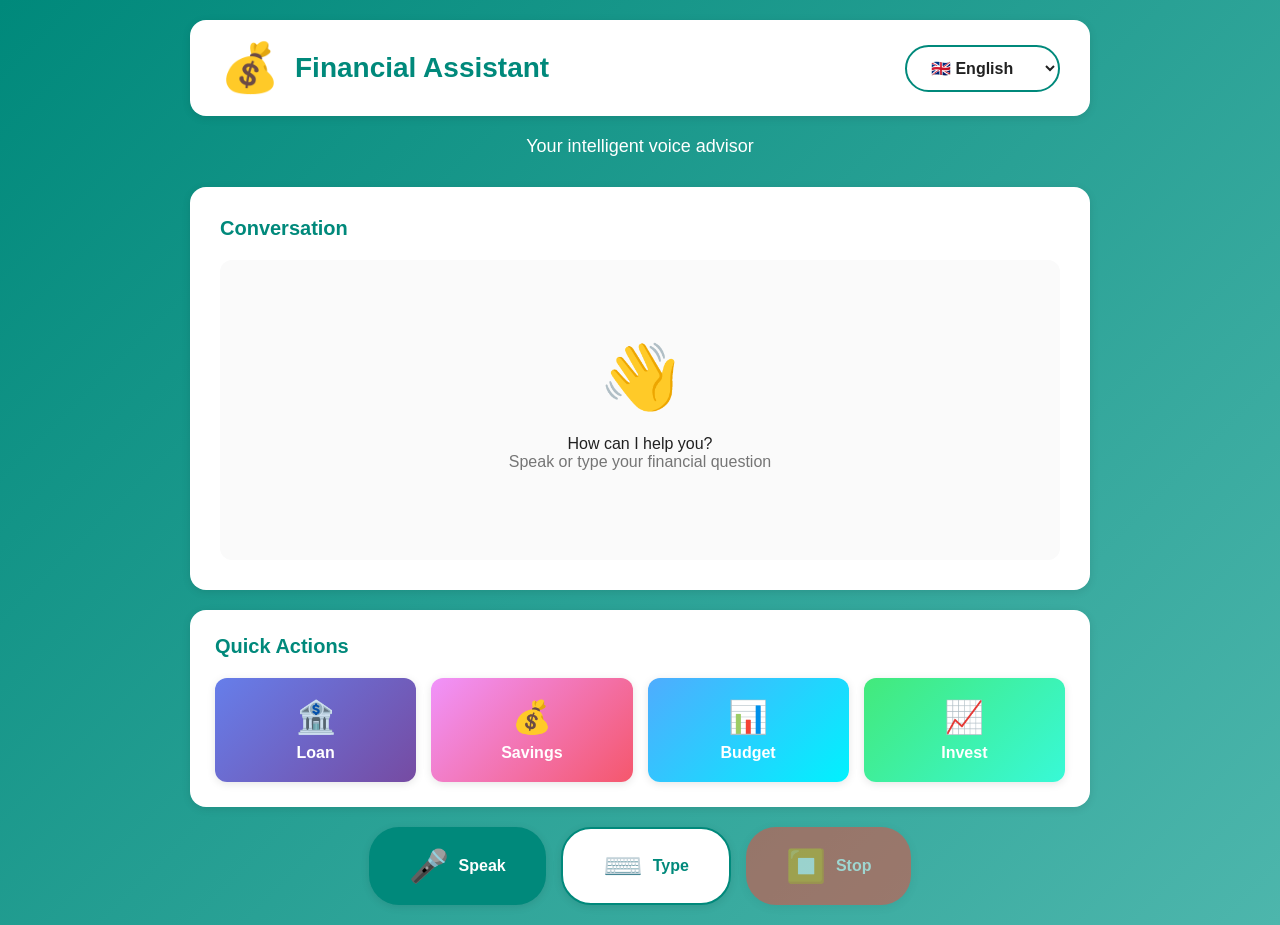
<file: frontend-web/index.html>
<!DOCTYPE html>
<html lang="fr">
<head>
    <meta charset="UTF-8">
    <meta name="viewport" content="width=device-width, initial-scale=1.0">
    <title>Assistant Financier Vocal</title>
    <link rel="stylesheet" href="styles.css">
    <link rel="icon" href="data:image/svg+xml,<svg xmlns='http://www.w3.org/2000/svg' viewBox='0 0 100 100'><text y='.9em' font-size='90'>💰</text></svg>">
</head>
<body>
    <div class="container">
        <!-- Header -->
        <header class="header">
            <div class="logo">
                <span class="logo-icon">💰</span>
                <h1 class="logo-text" data-i18n="title">Assistant Financier</h1>
            </div>
            <div class="language-selector">
                <select id="languageSelect" class="language-dropdown">
                    <option value="fr">🇫🇷 Français</option>
                    <option value="en">🇬🇧 English</option>
                    <option value="ar">🇸🇦 العربية</option>
                </select>
            </div>
        </header>

        <!-- Subtitle -->
        <p class="subtitle" data-i18n="subtitle">Votre conseiller vocal intelligent</p>
        <div id="speechStatus" style="font-size: 12px; color: #666; margin-top: 5px;"></div>

        <!-- Conversation Area -->
        <div class="conversation-card">
            <h2 class="section-title" data-i18n="conversationTitle">Conversation</h2>

            <div class="conversation-area" id="conversationArea">
                <div class="welcome-message" id="welcomeMessage">
                    <span class="welcome-icon">👋</span>
                    <p data-i18n="welcomeText">Comment puis-je vous aider?</p>
                    <p class="welcome-subtext" data-i18n="welcomeSubtext">Parlez ou tapez votre question financière</p>
                </div>
            </div>
        </div>

        <!-- Quick Actions -->
        <div class="quick-actions">
            <h3 class="section-title" data-i18n="quickActionsTitle">Actions rapides</h3>
            <div class="action-buttons">
                <button class="action-btn loan-btn" onclick="quickAction('loan')">
                    <span class="btn-icon">🏦</span>
                    <span data-i18n="loanBtn">Prêt</span>
                </button>
                <button class="action-btn savings-btn" onclick="quickAction('savings')">
                    <span class="btn-icon">💰</span>
                    <span data-i18n="savingsBtn">Épargne</span>
                </button>
                <button class="action-btn budget-btn" onclick="quickAction('budget')">
                    <span class="btn-icon">📊</span>
                    <span data-i18n="budgetBtn">Budget</span>
                </button>
                <button class="action-btn invest-btn" onclick="quickAction('invest')">
                    <span class="btn-icon">📈</span>
                    <span data-i18n="investBtn">Investir</span>
                </button>
            </div>
        </div>

        <!-- Input Controls -->
        <div class="input-controls">
            <button class="control-btn mic-btn" id="micBtn" onclick="toggleVoiceInput()">
                <span class="btn-icon" id="micIcon">🎤</span>
                <span data-i18n="micLabel">Écouter</span>
            </button>
            <button class="control-btn type-btn" onclick="showTextInput()">
                <span class="btn-icon">⌨️</span>
                <span data-i18n="typeLabel">Taper</span>
            </button>
            <button class="control-btn stop-btn" id="stopBtn" onclick="stopSpeaking()" disabled style="opacity: 0.5;">
                <span class="btn-icon">⏹️</span>
                <span data-i18n="stopLabel">Arrêter</span>
            </button>
        </div>
    </div>

    <!-- Text Input Modal -->
    <div id="textInputModal" class="modal">
        <div class="modal-content">
            <h3 data-i18n="modalTitle">Tapez votre question</h3>
            <textarea id="textInput" data-i18n="modalPlaceholder" placeholder="" rows="4"></textarea>
            <div class="modal-buttons">
                <button class="modal-btn cancel-btn" onclick="closeTextInput()">
                    <span data-i18n="cancelBtn">Annuler</span>
                </button>
                <button class="modal-btn send-btn" onclick="sendTextInput()">
                    <span data-i18n="sendBtn">Envoyer</span>
                </button>
            </div>
        </div>
    </div>

    <!-- Loading Spinner -->
    <div id="loadingSpinner" class="loading-spinner hidden">
        <div class="spinner"></div>
        <p data-i18n="loadingText">Traitement en cours...</p>
    </div>

    <script src="js/config.js"></script>
    <script>
        // Define getUserInfo stub if auth.js is not loaded (for standalone use)
        if (typeof getUserInfo === 'undefined') {
            function getUserInfo() {
                const userStr = localStorage.getItem('user_info') || sessionStorage.getItem('user_info');
                return userStr ? JSON.parse(userStr) : null;
            }
        }
    </script>
    <script src="translations.js"></script>
    <script src="speech.js"></script>
    <script src="app.js"></script>
</body>
</html>
</file>
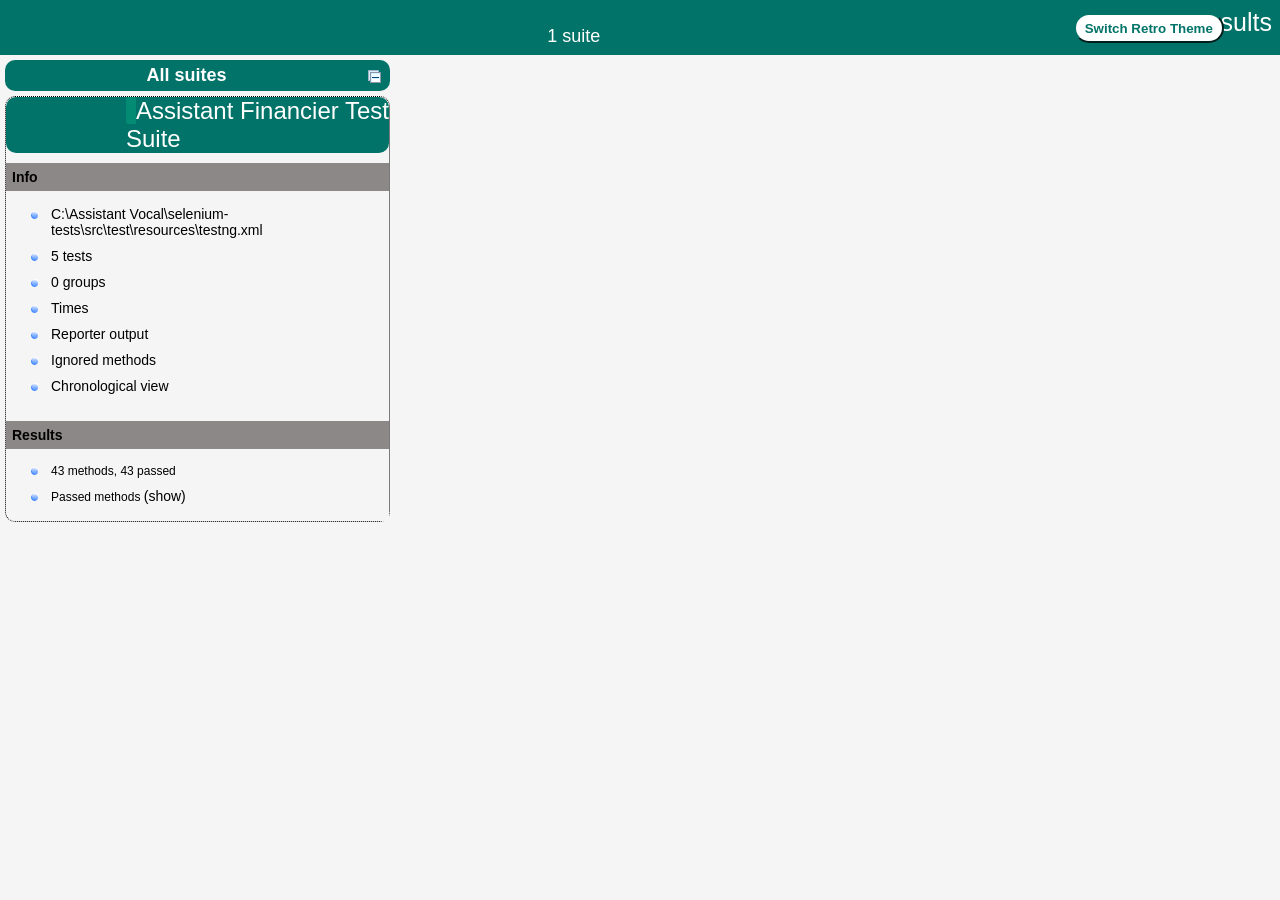
<file: selenium-tests/target/surefire-reports/index.html>
<!DOCTYPE html>

<html>
  <head>
  <meta charset='utf-8'>
  <title>TestNG reports</title>

    <link type="text/css" href="testng-reports1.css" rel="stylesheet" id="ultra" />
    <link type="text/css" href="testng-reports.css" rel="stylesheet" id="retro" disabled="false"/>
    <script type="text/javascript" src="jquery-3.6.0.min.js"></script>
    <script type="text/javascript" src="testng-reports.js"></script>
    <script type="text/javascript" src="https://www.google.com/jsapi"></script>
    <script type='text/javascript'>
      google.load('visualization', '1', {packages:['table']});
      google.setOnLoadCallback(drawTable);
      var suiteTableInitFunctions = new Array();
      var suiteTableData = new Array();
    </script>
    <!--
      <script type="text/javascript" src="jquery-ui/js/jquery-ui-1.8.16.custom.min.js"></script>
     -->
  </head>

  <body>    <div class="top-banner-root">
      <span class="top-banner-title-font">Test results</span>
      <button id="button" class="button">Switch Retro Theme</button> <!-- button -->
      <br/>
      <span class="top-banner-font-1">1 suite</span>
    </div> <!-- top-banner-root -->
    <div class="navigator-root">
      <div class="navigator-suite-header">
        <span>All suites</span>
        <a href="#" title="Collapse/expand all the suites" class="collapse-all-link">
          <img src="collapseall.gif" class="collapse-all-icon">
          </img> <!-- collapse-all-icon -->
        </a> <!-- collapse-all-link -->
      </div> <!-- navigator-suite-header -->
      <div class="suite">
        <div class="rounded-window">
          <div class="suite-header light-rounded-window-top">
            <a href="#" panel-name="suite-Assistant_Financier_Test_Suite" class="navigator-link">
              <span class="suite-name border-passed">Assistant Financier Test Suite</span>
            </a> <!-- navigator-link -->
          </div> <!-- suite-header light-rounded-window-top -->
          <div class="navigator-suite-content">
            <div class="suite-section-title">
              <span>Info</span>
            </div> <!-- suite-section-title -->
            <div class="suite-section-content">
              <ul>
                <li>
                  <a href="#" panel-name="test-xml-Assistant_Financier_Test_Suite" class="navigator-link ">
                    <span>C:\Assistant Vocal\selenium-tests\src\test\resources\testng.xml</span>
                  </a> <!-- navigator-link  -->
                </li>
                <li>
                  <a href="#" panel-name="testlist-Assistant_Financier_Test_Suite" class="navigator-link ">
                    <span class="test-stats">5 tests</span>
                  </a> <!-- navigator-link  -->
                </li>
                <li>
                  <a href="#" panel-name="group-Assistant_Financier_Test_Suite" class="navigator-link ">
                    <span>0 groups</span>
                  </a> <!-- navigator-link  -->
                </li>
                <li>
                  <a href="#" panel-name="times-Assistant_Financier_Test_Suite" class="navigator-link ">
                    <span>Times</span>
                  </a> <!-- navigator-link  -->
                </li>
                <li>
                  <a href="#" panel-name="reporter-Assistant_Financier_Test_Suite" class="navigator-link ">
                    <span>Reporter output</span>
                  </a> <!-- navigator-link  -->
                </li>
                <li>
                  <a href="#" panel-name="ignored-methods-Assistant_Financier_Test_Suite" class="navigator-link ">
                    <span>Ignored methods</span>
                  </a> <!-- navigator-link  -->
                </li>
                <li>
                  <a href="#" panel-name="chronological-Assistant_Financier_Test_Suite" class="navigator-link ">
                    <span>Chronological view</span>
                  </a> <!-- navigator-link  -->
                </li>
              </ul>
            </div> <!-- suite-section-content -->
            <div class="result-section">
              <div class="suite-section-title">
                <span>Results</span>
              </div> <!-- suite-section-title -->
              <div class="suite-section-content">
                <ul>
                  <li>
                    <span class="method-stats">43 methods,   43 passed</span>
                  </li>
                  <li>
                    <span class="method-list-title passed">Passed methods</span>
                    <span class="show-or-hide-methods passed">
                      <a href="#" panel-name="suite-Assistant_Financier_Test_Suite" class="hide-methods passed suite-Assistant_Financier_Test_Suite"> (hide)</a> <!-- hide-methods passed suite-Assistant_Financier_Test_Suite -->
                      <a href="#" panel-name="suite-Assistant_Financier_Test_Suite" class="show-methods passed suite-Assistant_Financier_Test_Suite"> (show)</a> <!-- show-methods passed suite-Assistant_Financier_Test_Suite -->
                    </span>
                    <div class="method-list-content passed suite-Assistant_Financier_Test_Suite">
                      <span>
                        <img src="passed.png" width="3%"/>
                        <a href="#" panel-name="suite-Assistant_Financier_Test_Suite" title="com.example.tests.TransactionsTest" class="method navigator-link" hash-for-method="testAddTransactionButton">testAddTransactionButton</a> <!-- method navigator-link -->
                      </span>
                      <br/>
                      <span>
                        <img src="passed.png" width="3%"/>
                        <a href="#" panel-name="suite-Assistant_Financier_Test_Suite" title="com.example.tests.HistoryTest" class="method navigator-link" hash-for-method="testConversationCount">testConversationCount</a> <!-- method navigator-link -->
                      </span>
                      <br/>
                      <span>
                        <img src="passed.png" width="3%"/>
                        <a href="#" panel-name="suite-Assistant_Financier_Test_Suite" title="com.example.tests.HistoryTest" class="method navigator-link" hash-for-method="testConversationSelection">testConversationSelection</a> <!-- method navigator-link -->
                      </span>
                      <br/>
                      <span>
                        <img src="passed.png" width="3%"/>
                        <a href="#" panel-name="suite-Assistant_Financier_Test_Suite" title="com.example.tests.HistoryTest" class="method navigator-link" hash-for-method="testConversationsListVisible">testConversationsListVisible</a> <!-- method navigator-link -->
                      </span>
                      <br/>
                      <span>
                        <img src="passed.png" width="3%"/>
                        <a href="#" panel-name="suite-Assistant_Financier_Test_Suite" title="com.example.tests.TransactionsTest" class="method navigator-link" hash-for-method="testCorrectURL">testCorrectURL</a> <!-- method navigator-link -->
                      </span>
                      <br/>
                      <span>
                        <img src="passed.png" width="3%"/>
                        <a href="#" panel-name="suite-Assistant_Financier_Test_Suite" title="com.example.tests.HistoryTest" class="method navigator-link" hash-for-method="testCorrectURL">testCorrectURL</a> <!-- method navigator-link -->
                      </span>
                      <br/>
                      <span>
                        <img src="passed.png" width="3%"/>
                        <a href="#" panel-name="suite-Assistant_Financier_Test_Suite" title="com.example.tests.SettingsTest" class="method navigator-link" hash-for-method="testCorrectURL">testCorrectURL</a> <!-- method navigator-link -->
                      </span>
                      <br/>
                      <span>
                        <img src="passed.png" width="3%"/>
                        <a href="#" panel-name="suite-Assistant_Financier_Test_Suite" title="com.example.tests.DashboardSectionsTest" class="method navigator-link" hash-for-method="testDashboardAssistantSection">testDashboardAssistantSection</a> <!-- method navigator-link -->
                      </span>
                      <br/>
                      <span>
                        <img src="passed.png" width="3%"/>
                        <a href="#" panel-name="suite-Assistant_Financier_Test_Suite" title="com.example.tests.DashboardSectionsTest" class="method navigator-link" hash-for-method="testDashboardDefault">testDashboardDefault</a> <!-- method navigator-link -->
                      </span>
                      <br/>
                      <span>
                        <img src="passed.png" width="3%"/>
                        <a href="#" panel-name="suite-Assistant_Financier_Test_Suite" title="com.example.tests.DashboardSectionsTest" class="method navigator-link" hash-for-method="testDashboardPageElements">testDashboardPageElements</a> <!-- method navigator-link -->
                      </span>
                      <br/>
                      <span>
                        <img src="passed.png" width="3%"/>
                        <a href="#" panel-name="suite-Assistant_Financier_Test_Suite" title="com.example.tests.DashboardTest" class="method navigator-link" hash-for-method="testDashboardPageLoads">testDashboardPageLoads</a> <!-- method navigator-link -->
                      </span>
                      <br/>
                      <span>
                        <img src="passed.png" width="3%"/>
                        <a href="#" panel-name="suite-Assistant_Financier_Test_Suite" title="com.example.tests.DashboardSectionsTest" class="method navigator-link" hash-for-method="testDashboardSectionsNavigation">testDashboardSectionsNavigation</a> <!-- method navigator-link -->
                      </span>
                      <br/>
                      <span>
                        <img src="passed.png" width="3%"/>
                        <a href="#" panel-name="suite-Assistant_Financier_Test_Suite" title="com.example.tests.DashboardSectionsTest" class="method navigator-link" hash-for-method="testDifferentSections">testDifferentSections</a> <!-- method navigator-link -->
                      </span>
                      <br/>
                      <span>
                        <img src="passed.png" width="3%"/>
                        <a href="#" panel-name="suite-Assistant_Financier_Test_Suite" title="com.example.tests.LoginTest" class="method navigator-link" hash-for-method="testEmptyFieldsValidation">testEmptyFieldsValidation</a> <!-- method navigator-link -->
                      </span>
                      <br/>
                      <span>
                        <img src="passed.png" width="3%"/>
                        <a href="#" panel-name="suite-Assistant_Financier_Test_Suite" title="com.example.tests.TransactionsTest" class="method navigator-link" hash-for-method="testExportFunctionality">testExportFunctionality</a> <!-- method navigator-link -->
                      </span>
                      <br/>
                      <span>
                        <img src="passed.png" width="3%"/>
                        <a href="#" panel-name="suite-Assistant_Financier_Test_Suite" title="com.example.tests.HistoryTest" class="method navigator-link" hash-for-method="testExportHistory">testExportHistory</a> <!-- method navigator-link -->
                      </span>
                      <br/>
                      <span>
                        <img src="passed.png" width="3%"/>
                        <a href="#" panel-name="suite-Assistant_Financier_Test_Suite" title="com.example.tests.TransactionsTest" class="method navigator-link" hash-for-method="testFilterButtonsPresent">testFilterButtonsPresent</a> <!-- method navigator-link -->
                      </span>
                      <br/>
                      <span>
                        <img src="passed.png" width="3%"/>
                        <a href="#" panel-name="suite-Assistant_Financier_Test_Suite" title="com.example.tests.HistoryTest" class="method navigator-link" hash-for-method="testFilterOptions">testFilterOptions</a> <!-- method navigator-link -->
                      </span>
                      <br/>
                      <span>
                        <img src="passed.png" width="3%"/>
                        <a href="#" panel-name="suite-Assistant_Financier_Test_Suite" title="com.example.tests.HistoryTest" class="method navigator-link" hash-for-method="testHistoryPageLoads">testHistoryPageLoads</a> <!-- method navigator-link -->
                      </span>
                      <br/>
                      <span>
                        <img src="passed.png" width="3%"/>
                        <a href="#" panel-name="suite-Assistant_Financier_Test_Suite" title="com.example.tests.DashboardSectionsTest" class="method navigator-link" hash-for-method="testInvalidSectionParameter">testInvalidSectionParameter</a> <!-- method navigator-link -->
                      </span>
                      <br/>
                      <span>
                        <img src="passed.png" width="3%"/>
                        <a href="#" panel-name="suite-Assistant_Financier_Test_Suite" title="com.example.tests.SettingsTest" class="method navigator-link" hash-for-method="testLanguageSelection">testLanguageSelection</a> <!-- method navigator-link -->
                      </span>
                      <br/>
                      <span>
                        <img src="passed.png" width="3%"/>
                        <a href="#" panel-name="suite-Assistant_Financier_Test_Suite" title="com.example.tests.DashboardTest" class="method navigator-link" hash-for-method="testLanguageSelectorPresent">testLanguageSelectorPresent</a> <!-- method navigator-link -->
                      </span>
                      <br/>
                      <span>
                        <img src="passed.png" width="3%"/>
                        <a href="#" panel-name="suite-Assistant_Financier_Test_Suite" title="com.example.tests.LoginTest" class="method navigator-link" hash-for-method="testLoginPageLoads">testLoginPageLoads</a> <!-- method navigator-link -->
                      </span>
                      <br/>
                      <span>
                        <img src="passed.png" width="3%"/>
                        <a href="#" panel-name="suite-Assistant_Financier_Test_Suite" title="com.example.tests.LoginTest" class="method navigator-link" hash-for-method="testLoginWithInvalidCredentials">testLoginWithInvalidCredentials</a> <!-- method navigator-link -->
                      </span>
                      <br/>
                      <span>
                        <img src="passed.png" width="3%"/>
                        <a href="#" panel-name="suite-Assistant_Financier_Test_Suite" title="com.example.tests.LoginTest" class="method navigator-link" hash-for-method="testLoginWithValidCredentials">testLoginWithValidCredentials</a> <!-- method navigator-link -->
                      </span>
                      <br/>
                      <span>
                        <img src="passed.png" width="3%"/>
                        <a href="#" panel-name="suite-Assistant_Financier_Test_Suite" title="com.example.tests.DashboardTest" class="method navigator-link" hash-for-method="testMainPageLoads">testMainPageLoads</a> <!-- method navigator-link -->
                      </span>
                      <br/>
                      <span>
                        <img src="passed.png" width="3%"/>
                        <a href="#" panel-name="suite-Assistant_Financier_Test_Suite" title="com.example.tests.RegistrationTest" class="method navigator-link" hash-for-method="testNavigateToLoginFromRegistration">testNavigateToLoginFromRegistration</a> <!-- method navigator-link -->
                      </span>
                      <br/>
                      <span>
                        <img src="passed.png" width="3%"/>
                        <a href="#" panel-name="suite-Assistant_Financier_Test_Suite" title="com.example.tests.SettingsTest" class="method navigator-link" hash-for-method="testNotificationToggles">testNotificationToggles</a> <!-- method navigator-link -->
                      </span>
                      <br/>
                      <span>
                        <img src="passed.png" width="3%"/>
                        <a href="#" panel-name="suite-Assistant_Financier_Test_Suite" title="com.example.tests.SettingsTest" class="method navigator-link" hash-for-method="testNotificationsTab">testNotificationsTab</a> <!-- method navigator-link -->
                      </span>
                      <br/>
                      <span>
                        <img src="passed.png" width="3%"/>
                        <a href="#" panel-name="suite-Assistant_Financier_Test_Suite" title="com.example.tests.SettingsTest" class="method navigator-link" hash-for-method="testPreferencesTab">testPreferencesTab</a> <!-- method navigator-link -->
                      </span>
                      <br/>
                      <span>
                        <img src="passed.png" width="3%"/>
                        <a href="#" panel-name="suite-Assistant_Financier_Test_Suite" title="com.example.tests.SettingsTest" class="method navigator-link" hash-for-method="testProfileTab">testProfileTab</a> <!-- method navigator-link -->
                      </span>
                      <br/>
                      <span>
                        <img src="passed.png" width="3%"/>
                        <a href="#" panel-name="suite-Assistant_Financier_Test_Suite" title="com.example.tests.DashboardTest" class="method navigator-link" hash-for-method="testQuickActionsPresent">testQuickActionsPresent</a> <!-- method navigator-link -->
                      </span>
                      <br/>
                      <span>
                        <img src="passed.png" width="3%"/>
                        <a href="#" panel-name="suite-Assistant_Financier_Test_Suite" title="com.example.tests.RegistrationTest" class="method navigator-link" hash-for-method="testRegistrationFormElements">testRegistrationFormElements</a> <!-- method navigator-link -->
                      </span>
                      <br/>
                      <span>
                        <img src="passed.png" width="3%"/>
                        <a href="#" panel-name="suite-Assistant_Financier_Test_Suite" title="com.example.tests.RegistrationTest" class="method navigator-link" hash-for-method="testRegistrationPageLoads">testRegistrationPageLoads</a> <!-- method navigator-link -->
                      </span>
                      <br/>
                      <span>
                        <img src="passed.png" width="3%"/>
                        <a href="#" panel-name="suite-Assistant_Financier_Test_Suite" title="com.example.tests.TransactionsTest" class="method navigator-link" hash-for-method="testSearchFunctionality">testSearchFunctionality</a> <!-- method navigator-link -->
                      </span>
                      <br/>
                      <span>
                        <img src="passed.png" width="3%"/>
                        <a href="#" panel-name="suite-Assistant_Financier_Test_Suite" title="com.example.tests.HistoryTest" class="method navigator-link" hash-for-method="testSearchFunctionality">testSearchFunctionality</a> <!-- method navigator-link -->
                      </span>
                      <br/>
                      <span>
                        <img src="passed.png" width="3%"/>
                        <a href="#" panel-name="suite-Assistant_Financier_Test_Suite" title="com.example.tests.DashboardSectionsTest" class="method navigator-link" hash-for-method="testSectionSwitching">testSectionSwitching</a> <!-- method navigator-link -->
                      </span>
                      <br/>
                      <span>
                        <img src="passed.png" width="3%"/>
                        <a href="#" panel-name="suite-Assistant_Financier_Test_Suite" title="com.example.tests.SettingsTest" class="method navigator-link" hash-for-method="testSecurityTab">testSecurityTab</a> <!-- method navigator-link -->
                      </span>
                      <br/>
                      <span>
                        <img src="passed.png" width="3%"/>
                        <a href="#" panel-name="suite-Assistant_Financier_Test_Suite" title="com.example.tests.SettingsTest" class="method navigator-link" hash-for-method="testSettingsPageLoads">testSettingsPageLoads</a> <!-- method navigator-link -->
                      </span>
                      <br/>
                      <span>
                        <img src="passed.png" width="3%"/>
                        <a href="#" panel-name="suite-Assistant_Financier_Test_Suite" title="com.example.tests.SettingsTest" class="method navigator-link" hash-for-method="testSettingsTabsPresent">testSettingsTabsPresent</a> <!-- method navigator-link -->
                      </span>
                      <br/>
                      <span>
                        <img src="passed.png" width="3%"/>
                        <a href="#" panel-name="suite-Assistant_Financier_Test_Suite" title="com.example.tests.SettingsTest" class="method navigator-link" hash-for-method="testThemeToggle">testThemeToggle</a> <!-- method navigator-link -->
                      </span>
                      <br/>
                      <span>
                        <img src="passed.png" width="3%"/>
                        <a href="#" panel-name="suite-Assistant_Financier_Test_Suite" title="com.example.tests.TransactionsTest" class="method navigator-link" hash-for-method="testTransactionsListVisible">testTransactionsListVisible</a> <!-- method navigator-link -->
                      </span>
                      <br/>
                      <span>
                        <img src="passed.png" width="3%"/>
                        <a href="#" panel-name="suite-Assistant_Financier_Test_Suite" title="com.example.tests.TransactionsTest" class="method navigator-link" hash-for-method="testTransactionsPageLoads">testTransactionsPageLoads</a> <!-- method navigator-link -->
                      </span>
                      <br/>
                    </div> <!-- method-list-content passed suite-Assistant_Financier_Test_Suite -->
                  </li>
                </ul>
              </div> <!-- suite-section-content -->
            </div> <!-- result-section -->
          </div> <!-- navigator-suite-content -->
        </div> <!-- rounded-window -->
      </div> <!-- suite -->
    </div> <!-- navigator-root -->
    <div class="wrapper">
      <div class="main-panel-root">
        <div panel-name="suite-Assistant_Financier_Test_Suite" class="panel Assistant_Financier_Test_Suite">
          <div class="suite-Assistant_Financier_Test_Suite-class-passed">
            <div class="main-panel-header rounded-window-top">
              <img src="passed.png"/>
              <span class="class-name">com.example.tests.DashboardSectionsTest</span>
            </div> <!-- main-panel-header rounded-window-top -->
            <div class="main-panel-content rounded-window-bottom">
              <div class="method">
                <div class="method-content">
                  <a name="testDashboardAssistantSection">
                  </a> <!-- testDashboardAssistantSection -->
                  <span class="method-name">testDashboardAssistantSection</span>
                  <em>
(Verify dashboard with assistant section parameter)                  </em>
                </div> <!-- method-content -->
              </div> <!-- method -->
              <div class="method">
                <div class="method-content">
                  <a name="testDashboardDefault">
                  </a> <!-- testDashboardDefault -->
                  <span class="method-name">testDashboardDefault</span>
                  <em>
(Verify dashboard loads without section parameter)                  </em>
                </div> <!-- method-content -->
              </div> <!-- method -->
              <div class="method">
                <div class="method-content">
                  <a name="testDashboardPageElements">
                  </a> <!-- testDashboardPageElements -->
                  <span class="method-name">testDashboardPageElements</span>
                  <em>
(Verify dashboard page elements are present)                  </em>
                </div> <!-- method-content -->
              </div> <!-- method -->
              <div class="method">
                <div class="method-content">
                  <a name="testDashboardSectionsNavigation">
                  </a> <!-- testDashboardSectionsNavigation -->
                  <span class="method-name">testDashboardSectionsNavigation</span>
                  <em>
(Verify dashboard sections navigation)                  </em>
                </div> <!-- method-content -->
              </div> <!-- method -->
              <div class="method">
                <div class="method-content">
                  <a name="testDifferentSections">
                  </a> <!-- testDifferentSections -->
                  <span class="method-name">testDifferentSections</span>
                  <em>
(Verify dashboard different sections load)                  </em>
                </div> <!-- method-content -->
              </div> <!-- method -->
              <div class="method">
                <div class="method-content">
                  <a name="testInvalidSectionParameter">
                  </a> <!-- testInvalidSectionParameter -->
                  <span class="method-name">testInvalidSectionParameter</span>
                  <em>
(Verify invalid section parameter handling)                  </em>
                </div> <!-- method-content -->
              </div> <!-- method -->
              <div class="method">
                <div class="method-content">
                  <a name="testSectionSwitching">
                  </a> <!-- testSectionSwitching -->
                  <span class="method-name">testSectionSwitching</span>
                  <em>
(Verify navigation between dashboard sections)                  </em>
                </div> <!-- method-content -->
              </div> <!-- method -->
            </div> <!-- main-panel-content rounded-window-bottom -->
          </div> <!-- suite-Assistant_Financier_Test_Suite-class-passed -->
          <div class="suite-Assistant_Financier_Test_Suite-class-passed">
            <div class="main-panel-header rounded-window-top">
              <img src="passed.png"/>
              <span class="class-name">com.example.tests.RegistrationTest</span>
            </div> <!-- main-panel-header rounded-window-top -->
            <div class="main-panel-content rounded-window-bottom">
              <div class="method">
                <div class="method-content">
                  <a name="testNavigateToLoginFromRegistration">
                  </a> <!-- testNavigateToLoginFromRegistration -->
                  <span class="method-name">testNavigateToLoginFromRegistration</span>
                  <em>
(Verify navigation to login page from registration)                  </em>
                </div> <!-- method-content -->
              </div> <!-- method -->
              <div class="method">
                <div class="method-content">
                  <a name="testRegistrationFormElements">
                  </a> <!-- testRegistrationFormElements -->
                  <span class="method-name">testRegistrationFormElements</span>
                  <em>
(Verify registration form elements are present)                  </em>
                </div> <!-- method-content -->
              </div> <!-- method -->
              <div class="method">
                <div class="method-content">
                  <a name="testRegistrationPageLoads">
                  </a> <!-- testRegistrationPageLoads -->
                  <span class="method-name">testRegistrationPageLoads</span>
                  <em>
(Verify registration page loads successfully)                  </em>
                </div> <!-- method-content -->
              </div> <!-- method -->
            </div> <!-- main-panel-content rounded-window-bottom -->
          </div> <!-- suite-Assistant_Financier_Test_Suite-class-passed -->
          <div class="suite-Assistant_Financier_Test_Suite-class-passed">
            <div class="main-panel-header rounded-window-top">
              <img src="passed.png"/>
              <span class="class-name">com.example.tests.LoginTest</span>
            </div> <!-- main-panel-header rounded-window-top -->
            <div class="main-panel-content rounded-window-bottom">
              <div class="method">
                <div class="method-content">
                  <a name="testEmptyFieldsValidation">
                  </a> <!-- testEmptyFieldsValidation -->
                  <span class="method-name">testEmptyFieldsValidation</span>
                  <em>
(Verify empty fields validation)                  </em>
                </div> <!-- method-content -->
              </div> <!-- method -->
              <div class="method">
                <div class="method-content">
                  <a name="testLoginPageLoads">
                  </a> <!-- testLoginPageLoads -->
                  <span class="method-name">testLoginPageLoads</span>
                  <em>
(Verify login page loads successfully)                  </em>
                </div> <!-- method-content -->
              </div> <!-- method -->
              <div class="method">
                <div class="method-content">
                  <a name="testLoginWithInvalidCredentials">
                  </a> <!-- testLoginWithInvalidCredentials -->
                  <span class="method-name">testLoginWithInvalidCredentials</span>
                  <em>
(Verify login with invalid credentials shows error)                  </em>
                </div> <!-- method-content -->
              </div> <!-- method -->
              <div class="method">
                <div class="method-content">
                  <a name="testLoginWithValidCredentials">
                  </a> <!-- testLoginWithValidCredentials -->
                  <span class="method-name">testLoginWithValidCredentials</span>
                  <em>
(Verify login with valid credentials redirects to dashboard)                  </em>
                </div> <!-- method-content -->
              </div> <!-- method -->
            </div> <!-- main-panel-content rounded-window-bottom -->
          </div> <!-- suite-Assistant_Financier_Test_Suite-class-passed -->
          <div class="suite-Assistant_Financier_Test_Suite-class-passed">
            <div class="main-panel-header rounded-window-top">
              <img src="passed.png"/>
              <span class="class-name">com.example.tests.TransactionsTest</span>
            </div> <!-- main-panel-header rounded-window-top -->
            <div class="main-panel-content rounded-window-bottom">
              <div class="method">
                <div class="method-content">
                  <a name="testAddTransactionButton">
                  </a> <!-- testAddTransactionButton -->
                  <span class="method-name">testAddTransactionButton</span>
                  <em>
(Verify add transaction button functionality)                  </em>
                </div> <!-- method-content -->
              </div> <!-- method -->
              <div class="method">
                <div class="method-content">
                  <a name="testCorrectURL">
                  </a> <!-- testCorrectURL -->
                  <span class="method-name">testCorrectURL</span>
                  <em>
(Verify page URL is correct)                  </em>
                </div> <!-- method-content -->
              </div> <!-- method -->
              <div class="method">
                <div class="method-content">
                  <a name="testExportFunctionality">
                  </a> <!-- testExportFunctionality -->
                  <span class="method-name">testExportFunctionality</span>
                  <em>
(Verify export functionality exists)                  </em>
                </div> <!-- method-content -->
              </div> <!-- method -->
              <div class="method">
                <div class="method-content">
                  <a name="testFilterButtonsPresent">
                  </a> <!-- testFilterButtonsPresent -->
                  <span class="method-name">testFilterButtonsPresent</span>
                  <em>
(Verify filter buttons presence)                  </em>
                </div> <!-- method-content -->
              </div> <!-- method -->
              <div class="method">
                <div class="method-content">
                  <a name="testSearchFunctionality">
                  </a> <!-- testSearchFunctionality -->
                  <span class="method-name">testSearchFunctionality</span>
                  <em>
(Verify search functionality exists)                  </em>
                </div> <!-- method-content -->
              </div> <!-- method -->
              <div class="method">
                <div class="method-content">
                  <a name="testTransactionsListVisible">
                  </a> <!-- testTransactionsListVisible -->
                  <span class="method-name">testTransactionsListVisible</span>
                  <em>
(Verify transactions list is visible)                  </em>
                </div> <!-- method-content -->
              </div> <!-- method -->
              <div class="method">
                <div class="method-content">
                  <a name="testTransactionsPageLoads">
                  </a> <!-- testTransactionsPageLoads -->
                  <span class="method-name">testTransactionsPageLoads</span>
                  <em>
(Verify transactions page loads successfully)                  </em>
                </div> <!-- method-content -->
              </div> <!-- method -->
            </div> <!-- main-panel-content rounded-window-bottom -->
          </div> <!-- suite-Assistant_Financier_Test_Suite-class-passed -->
          <div class="suite-Assistant_Financier_Test_Suite-class-passed">
            <div class="main-panel-header rounded-window-top">
              <img src="passed.png"/>
              <span class="class-name">com.example.tests.SettingsTest</span>
            </div> <!-- main-panel-header rounded-window-top -->
            <div class="main-panel-content rounded-window-bottom">
              <div class="method">
                <div class="method-content">
                  <a name="testCorrectURL">
                  </a> <!-- testCorrectURL -->
                  <span class="method-name">testCorrectURL</span>
                  <em>
(Verify page URL is correct)                  </em>
                </div> <!-- method-content -->
              </div> <!-- method -->
              <div class="method">
                <div class="method-content">
                  <a name="testLanguageSelection">
                  </a> <!-- testLanguageSelection -->
                  <span class="method-name">testLanguageSelection</span>
                  <em>
(Verify language selection)                  </em>
                </div> <!-- method-content -->
              </div> <!-- method -->
              <div class="method">
                <div class="method-content">
                  <a name="testNotificationToggles">
                  </a> <!-- testNotificationToggles -->
                  <span class="method-name">testNotificationToggles</span>
                  <em>
(Verify notification toggles)                  </em>
                </div> <!-- method-content -->
              </div> <!-- method -->
              <div class="method">
                <div class="method-content">
                  <a name="testNotificationsTab">
                  </a> <!-- testNotificationsTab -->
                  <span class="method-name">testNotificationsTab</span>
                  <em>
(Verify notifications tab functionality)                  </em>
                </div> <!-- method-content -->
              </div> <!-- method -->
              <div class="method">
                <div class="method-content">
                  <a name="testPreferencesTab">
                  </a> <!-- testPreferencesTab -->
                  <span class="method-name">testPreferencesTab</span>
                  <em>
(Verify preferences tab functionality)                  </em>
                </div> <!-- method-content -->
              </div> <!-- method -->
              <div class="method">
                <div class="method-content">
                  <a name="testProfileTab">
                  </a> <!-- testProfileTab -->
                  <span class="method-name">testProfileTab</span>
                  <em>
(Verify profile tab functionality)                  </em>
                </div> <!-- method-content -->
              </div> <!-- method -->
              <div class="method">
                <div class="method-content">
                  <a name="testSecurityTab">
                  </a> <!-- testSecurityTab -->
                  <span class="method-name">testSecurityTab</span>
                  <em>
(Verify security tab functionality)                  </em>
                </div> <!-- method-content -->
              </div> <!-- method -->
              <div class="method">
                <div class="method-content">
                  <a name="testSettingsPageLoads">
                  </a> <!-- testSettingsPageLoads -->
                  <span class="method-name">testSettingsPageLoads</span>
                  <em>
(Verify settings page loads successfully)                  </em>
                </div> <!-- method-content -->
              </div> <!-- method -->
              <div class="method">
                <div class="method-content">
                  <a name="testSettingsTabsPresent">
                  </a> <!-- testSettingsTabsPresent -->
                  <span class="method-name">testSettingsTabsPresent</span>
                  <em>
(Verify settings tabs are present)                  </em>
                </div> <!-- method-content -->
              </div> <!-- method -->
              <div class="method">
                <div class="method-content">
                  <a name="testThemeToggle">
                  </a> <!-- testThemeToggle -->
                  <span class="method-name">testThemeToggle</span>
                  <em>
(Verify theme toggle)                  </em>
                </div> <!-- method-content -->
              </div> <!-- method -->
            </div> <!-- main-panel-content rounded-window-bottom -->
          </div> <!-- suite-Assistant_Financier_Test_Suite-class-passed -->
          <div class="suite-Assistant_Financier_Test_Suite-class-passed">
            <div class="main-panel-header rounded-window-top">
              <img src="passed.png"/>
              <span class="class-name">com.example.tests.DashboardTest</span>
            </div> <!-- main-panel-header rounded-window-top -->
            <div class="main-panel-content rounded-window-bottom">
              <div class="method">
                <div class="method-content">
                  <a name="testDashboardPageLoads">
                  </a> <!-- testDashboardPageLoads -->
                  <span class="method-name">testDashboardPageLoads</span>
                  <em>
(Verify dashboard page accessibility)                  </em>
                </div> <!-- method-content -->
              </div> <!-- method -->
              <div class="method">
                <div class="method-content">
                  <a name="testLanguageSelectorPresent">
                  </a> <!-- testLanguageSelectorPresent -->
                  <span class="method-name">testLanguageSelectorPresent</span>
                  <em>
(Verify language selector is present)                  </em>
                </div> <!-- method-content -->
              </div> <!-- method -->
              <div class="method">
                <div class="method-content">
                  <a name="testMainPageLoads">
                  </a> <!-- testMainPageLoads -->
                  <span class="method-name">testMainPageLoads</span>
                  <em>
(Verify main page loads)                  </em>
                </div> <!-- method-content -->
              </div> <!-- method -->
              <div class="method">
                <div class="method-content">
                  <a name="testQuickActionsPresent">
                  </a> <!-- testQuickActionsPresent -->
                  <span class="method-name">testQuickActionsPresent</span>
                  <em>
(Verify quick actions are present on main page)                  </em>
                </div> <!-- method-content -->
              </div> <!-- method -->
            </div> <!-- main-panel-content rounded-window-bottom -->
          </div> <!-- suite-Assistant_Financier_Test_Suite-class-passed -->
          <div class="suite-Assistant_Financier_Test_Suite-class-passed">
            <div class="main-panel-header rounded-window-top">
              <img src="passed.png"/>
              <span class="class-name">com.example.tests.HistoryTest</span>
            </div> <!-- main-panel-header rounded-window-top -->
            <div class="main-panel-content rounded-window-bottom">
              <div class="method">
                <div class="method-content">
                  <a name="testConversationCount">
                  </a> <!-- testConversationCount -->
                  <span class="method-name">testConversationCount</span>
                  <em>
(Verify conversation count)                  </em>
                </div> <!-- method-content -->
              </div> <!-- method -->
              <div class="method">
                <div class="method-content">
                  <a name="testConversationSelection">
                  </a> <!-- testConversationSelection -->
                  <span class="method-name">testConversationSelection</span>
                  <em>
(Verify conversation selection)                  </em>
                </div> <!-- method-content -->
              </div> <!-- method -->
              <div class="method">
                <div class="method-content">
                  <a name="testConversationsListVisible">
                  </a> <!-- testConversationsListVisible -->
                  <span class="method-name">testConversationsListVisible</span>
                  <em>
(Verify conversations list visibility)                  </em>
                </div> <!-- method-content -->
              </div> <!-- method -->
              <div class="method">
                <div class="method-content">
                  <a name="testCorrectURL">
                  </a> <!-- testCorrectURL -->
                  <span class="method-name">testCorrectURL</span>
                  <em>
(Verify page URL is correct)                  </em>
                </div> <!-- method-content -->
              </div> <!-- method -->
              <div class="method">
                <div class="method-content">
                  <a name="testExportHistory">
                  </a> <!-- testExportHistory -->
                  <span class="method-name">testExportHistory</span>
                  <em>
(Verify export history functionality)                  </em>
                </div> <!-- method-content -->
              </div> <!-- method -->
              <div class="method">
                <div class="method-content">
                  <a name="testFilterOptions">
                  </a> <!-- testFilterOptions -->
                  <span class="method-name">testFilterOptions</span>
                  <em>
(Verify filter options presence)                  </em>
                </div> <!-- method-content -->
              </div> <!-- method -->
              <div class="method">
                <div class="method-content">
                  <a name="testHistoryPageLoads">
                  </a> <!-- testHistoryPageLoads -->
                  <span class="method-name">testHistoryPageLoads</span>
                  <em>
(Verify history page loads successfully)                  </em>
                </div> <!-- method-content -->
              </div> <!-- method -->
              <div class="method">
                <div class="method-content">
                  <a name="testSearchFunctionality">
                  </a> <!-- testSearchFunctionality -->
                  <span class="method-name">testSearchFunctionality</span>
                  <em>
(Verify search functionality)                  </em>
                </div> <!-- method-content -->
              </div> <!-- method -->
            </div> <!-- main-panel-content rounded-window-bottom -->
          </div> <!-- suite-Assistant_Financier_Test_Suite-class-passed -->
        </div> <!-- panel Assistant_Financier_Test_Suite -->
        <div panel-name="test-xml-Assistant_Financier_Test_Suite" class="panel">
          <div class="main-panel-header rounded-window-top">
            <span class="header-content">C:\Assistant Vocal\selenium-tests\src\test\resources\testng.xml</span>
          </div> <!-- main-panel-header rounded-window-top -->
          <div class="main-panel-content rounded-window-bottom">
            <pre>
&lt;?xml version=&quot;1.0&quot; encoding=&quot;UTF-8&quot;?&gt;
&lt;!DOCTYPE suite SYSTEM &quot;https://testng.org/testng-1.0.dtd&quot;&gt;
&lt;suite name=&quot;Assistant Financier Test Suite&quot; guice-stage=&quot;DEVELOPMENT&quot; verbose=&quot;0&quot;&gt;
  &lt;test thread-count=&quot;5&quot; name=&quot;Authentication Tests&quot; verbose=&quot;0&quot;&gt;
    &lt;classes&gt;
      &lt;class name=&quot;com.example.tests.LoginTest&quot;/&gt;
      &lt;class name=&quot;com.example.tests.RegistrationTest&quot;/&gt;
    &lt;/classes&gt;
  &lt;/test&gt; &lt;!-- Authentication Tests --&gt;
  &lt;test thread-count=&quot;5&quot; name=&quot;Dashboard Tests&quot; verbose=&quot;0&quot;&gt;
    &lt;classes&gt;
      &lt;class name=&quot;com.example.tests.DashboardTest&quot;/&gt;
      &lt;class name=&quot;com.example.tests.DashboardSectionsTest&quot;/&gt;
    &lt;/classes&gt;
  &lt;/test&gt; &lt;!-- Dashboard Tests --&gt;
  &lt;test thread-count=&quot;5&quot; name=&quot;Transactions Tests&quot; verbose=&quot;0&quot;&gt;
    &lt;classes&gt;
      &lt;class name=&quot;com.example.tests.TransactionsTest&quot;/&gt;
    &lt;/classes&gt;
  &lt;/test&gt; &lt;!-- Transactions Tests --&gt;
  &lt;test thread-count=&quot;5&quot; name=&quot;History Tests&quot; verbose=&quot;0&quot;&gt;
    &lt;classes&gt;
      &lt;class name=&quot;com.example.tests.HistoryTest&quot;/&gt;
    &lt;/classes&gt;
  &lt;/test&gt; &lt;!-- History Tests --&gt;
  &lt;test thread-count=&quot;5&quot; name=&quot;Settings Tests&quot; verbose=&quot;0&quot;&gt;
    &lt;classes&gt;
      &lt;class name=&quot;com.example.tests.SettingsTest&quot;/&gt;
    &lt;/classes&gt;
  &lt;/test&gt; &lt;!-- Settings Tests --&gt;
&lt;/suite&gt; &lt;!-- Assistant Financier Test Suite --&gt;
            </pre>
          </div> <!-- main-panel-content rounded-window-bottom -->
        </div> <!-- panel -->
        <div panel-name="testlist-Assistant_Financier_Test_Suite" class="panel">
          <div class="main-panel-header rounded-window-top">
            <span class="header-content">Tests for Assistant Financier Test Suite</span>
          </div> <!-- main-panel-header rounded-window-top -->
          <div class="main-panel-content rounded-window-bottom">
            <ul>
              <li>
                <span class="test-name">Authentication Tests (2 classes)</span>
              </li>
              <li>
                <span class="test-name">Dashboard Tests (2 classes)</span>
              </li>
              <li>
                <span class="test-name">Transactions Tests (1 class)</span>
              </li>
              <li>
                <span class="test-name">History Tests (1 class)</span>
              </li>
              <li>
                <span class="test-name">Settings Tests (1 class)</span>
              </li>
            </ul>
          </div> <!-- main-panel-content rounded-window-bottom -->
        </div> <!-- panel -->
        <div panel-name="group-Assistant_Financier_Test_Suite" class="panel">
          <div class="main-panel-header rounded-window-top">
            <span class="header-content">Groups for Assistant Financier Test Suite</span>
          </div> <!-- main-panel-header rounded-window-top -->
          <div class="main-panel-content rounded-window-bottom">
          </div> <!-- main-panel-content rounded-window-bottom -->
        </div> <!-- panel -->
        <div panel-name="times-Assistant_Financier_Test_Suite" class="panel">
          <div class="main-panel-header rounded-window-top">
            <span class="header-content">Times for Assistant Financier Test Suite</span>
          </div> <!-- main-panel-header rounded-window-top -->
          <div class="main-panel-content rounded-window-bottom">
            <div class="times-div">
              <script type="text/javascript">
suiteTableInitFunctions.push('tableData_Assistant_Financier_Test_Suite');
function tableData_Assistant_Financier_Test_Suite() {
var data = new google.visualization.DataTable();
data.addColumn('number', 'Number');
data.addColumn('string', 'Method');
data.addColumn('string', 'Class');
data.addColumn('number', 'Time (ms)');
data.addRows(43);
data.setCell(0, 0, 0)
data.setCell(0, 1, 'testNotificationToggles')
data.setCell(0, 2, 'com.example.tests.SettingsTest')
data.setCell(0, 3, 33744);
data.setCell(1, 0, 1)
data.setCell(1, 1, 'testExportHistory')
data.setCell(1, 2, 'com.example.tests.HistoryTest')
data.setCell(1, 3, 27097);
data.setCell(2, 0, 2)
data.setCell(2, 1, 'testAddTransactionButton')
data.setCell(2, 2, 'com.example.tests.TransactionsTest')
data.setCell(2, 3, 23688);
data.setCell(3, 0, 3)
data.setCell(3, 1, 'testThemeToggle')
data.setCell(3, 2, 'com.example.tests.SettingsTest')
data.setCell(3, 3, 23255);
data.setCell(4, 0, 4)
data.setCell(4, 1, 'testLanguageSelection')
data.setCell(4, 2, 'com.example.tests.SettingsTest')
data.setCell(4, 3, 23234);
data.setCell(5, 0, 5)
data.setCell(5, 1, 'testTransactionsListVisible')
data.setCell(5, 2, 'com.example.tests.TransactionsTest')
data.setCell(5, 3, 22236);
data.setCell(6, 0, 6)
data.setCell(6, 1, 'testSettingsPageLoads')
data.setCell(6, 2, 'com.example.tests.SettingsTest')
data.setCell(6, 3, 15102);
data.setCell(7, 0, 7)
data.setCell(7, 1, 'testProfileTab')
data.setCell(7, 2, 'com.example.tests.SettingsTest')
data.setCell(7, 3, 13249);
data.setCell(8, 0, 8)
data.setCell(8, 1, 'testNotificationsTab')
data.setCell(8, 2, 'com.example.tests.SettingsTest')
data.setCell(8, 3, 13168);
data.setCell(9, 0, 9)
data.setCell(9, 1, 'testSecurityTab')
data.setCell(9, 2, 'com.example.tests.SettingsTest')
data.setCell(9, 3, 13165);
data.setCell(10, 0, 10)
data.setCell(10, 1, 'testPreferencesTab')
data.setCell(10, 2, 'com.example.tests.SettingsTest')
data.setCell(10, 3, 13158);
data.setCell(11, 0, 11)
data.setCell(11, 1, 'testFilterOptions')
data.setCell(11, 2, 'com.example.tests.HistoryTest')
data.setCell(11, 3, 12259);
data.setCell(12, 0, 12)
data.setCell(12, 1, 'testFilterButtonsPresent')
data.setCell(12, 2, 'com.example.tests.TransactionsTest')
data.setCell(12, 3, 12245);
data.setCell(13, 0, 13)
data.setCell(13, 1, 'testSearchFunctionality')
data.setCell(13, 2, 'com.example.tests.HistoryTest')
data.setCell(13, 3, 12228);
data.setCell(14, 0, 14)
data.setCell(14, 1, 'testExportFunctionality')
data.setCell(14, 2, 'com.example.tests.TransactionsTest')
data.setCell(14, 3, 12223);
data.setCell(15, 0, 15)
data.setCell(15, 1, 'testConversationSelection')
data.setCell(15, 2, 'com.example.tests.HistoryTest')
data.setCell(15, 3, 12218);
data.setCell(16, 0, 16)
data.setCell(16, 1, 'testSearchFunctionality')
data.setCell(16, 2, 'com.example.tests.TransactionsTest')
data.setCell(16, 3, 12203);
data.setCell(17, 0, 17)
data.setCell(17, 1, 'testConversationCount')
data.setCell(17, 2, 'com.example.tests.HistoryTest')
data.setCell(17, 3, 12203);
data.setCell(18, 0, 18)
data.setCell(18, 1, 'testDashboardPageElements')
data.setCell(18, 2, 'com.example.tests.DashboardSectionsTest')
data.setCell(18, 3, 12170);
data.setCell(19, 0, 19)
data.setCell(19, 1, 'testSettingsTabsPresent')
data.setCell(19, 2, 'com.example.tests.SettingsTest')
data.setCell(19, 3, 12158);
data.setCell(20, 0, 20)
data.setCell(20, 1, 'testDifferentSections')
data.setCell(20, 2, 'com.example.tests.DashboardSectionsTest')
data.setCell(20, 3, 6692);
data.setCell(21, 0, 21)
data.setCell(21, 1, 'testRegistrationPageLoads')
data.setCell(21, 2, 'com.example.tests.RegistrationTest')
data.setCell(21, 3, 5981);
data.setCell(22, 0, 22)
data.setCell(22, 1, 'testLoginWithValidCredentials')
data.setCell(22, 2, 'com.example.tests.LoginTest')
data.setCell(22, 3, 4535);
data.setCell(23, 0, 23)
data.setCell(23, 1, 'testSectionSwitching')
data.setCell(23, 2, 'com.example.tests.DashboardSectionsTest')
data.setCell(23, 3, 4301);
data.setCell(24, 0, 24)
data.setCell(24, 1, 'testLoginWithInvalidCredentials')
data.setCell(24, 2, 'com.example.tests.LoginTest')
data.setCell(24, 3, 3264);
data.setCell(25, 0, 25)
data.setCell(25, 1, 'testNavigateToLoginFromRegistration')
data.setCell(25, 2, 'com.example.tests.RegistrationTest')
data.setCell(25, 3, 2355);
data.setCell(26, 0, 26)
data.setCell(26, 1, 'testDashboardAssistantSection')
data.setCell(26, 2, 'com.example.tests.DashboardSectionsTest')
data.setCell(26, 3, 2251);
data.setCell(27, 0, 27)
data.setCell(27, 1, 'testConversationsListVisible')
data.setCell(27, 2, 'com.example.tests.HistoryTest')
data.setCell(27, 3, 2249);
data.setCell(28, 0, 28)
data.setCell(28, 1, 'testQuickActionsPresent')
data.setCell(28, 2, 'com.example.tests.DashboardTest')
data.setCell(28, 3, 2209);
data.setCell(29, 0, 29)
data.setCell(29, 1, 'testInvalidSectionParameter')
data.setCell(29, 2, 'com.example.tests.DashboardSectionsTest')
data.setCell(29, 3, 2156);
data.setCell(30, 0, 30)
data.setCell(30, 1, 'testDashboardSectionsNavigation')
data.setCell(30, 2, 'com.example.tests.DashboardSectionsTest')
data.setCell(30, 3, 2131);
data.setCell(31, 0, 31)
data.setCell(31, 1, 'testDashboardDefault')
data.setCell(31, 2, 'com.example.tests.DashboardSectionsTest')
data.setCell(31, 3, 2118);
data.setCell(32, 0, 32)
data.setCell(32, 1, 'testRegistrationFormElements')
data.setCell(32, 2, 'com.example.tests.RegistrationTest')
data.setCell(32, 3, 1239);
data.setCell(33, 0, 33)
data.setCell(33, 1, 'testEmptyFieldsValidation')
data.setCell(33, 2, 'com.example.tests.LoginTest')
data.setCell(33, 3, 907);
data.setCell(34, 0, 34)
data.setCell(34, 1, 'testLoginPageLoads')
data.setCell(34, 2, 'com.example.tests.LoginTest')
data.setCell(34, 3, 741);
data.setCell(35, 0, 35)
data.setCell(35, 1, 'testTransactionsPageLoads')
data.setCell(35, 2, 'com.example.tests.TransactionsTest')
data.setCell(35, 3, 303);
data.setCell(36, 0, 36)
data.setCell(36, 1, 'testHistoryPageLoads')
data.setCell(36, 2, 'com.example.tests.HistoryTest')
data.setCell(36, 3, 294);
data.setCell(37, 0, 37)
data.setCell(37, 1, 'testMainPageLoads')
data.setCell(37, 2, 'com.example.tests.DashboardTest')
data.setCell(37, 3, 259);
data.setCell(38, 0, 38)
data.setCell(38, 1, 'testLanguageSelectorPresent')
data.setCell(38, 2, 'com.example.tests.DashboardTest')
data.setCell(38, 3, 220);
data.setCell(39, 0, 39)
data.setCell(39, 1, 'testCorrectURL')
data.setCell(39, 2, 'com.example.tests.HistoryTest')
data.setCell(39, 3, 199);
data.setCell(40, 0, 40)
data.setCell(40, 1, 'testCorrectURL')
data.setCell(40, 2, 'com.example.tests.SettingsTest')
data.setCell(40, 3, 174);
data.setCell(41, 0, 41)
data.setCell(41, 1, 'testCorrectURL')
data.setCell(41, 2, 'com.example.tests.TransactionsTest')
data.setCell(41, 3, 149);
data.setCell(42, 0, 42)
data.setCell(42, 1, 'testDashboardPageLoads')
data.setCell(42, 2, 'com.example.tests.DashboardTest')
data.setCell(42, 3, 113);
window.suiteTableData['Assistant_Financier_Test_Suite']= { tableData: data, tableDiv: 'times-div-Assistant_Financier_Test_Suite'}
return data;
}
              </script>
              <span class="suite-total-time">Total running time: 6 minutes</span>
              <div id="times-div-Assistant_Financier_Test_Suite">
              </div> <!-- times-div-Assistant_Financier_Test_Suite -->
            </div> <!-- times-div -->
          </div> <!-- main-panel-content rounded-window-bottom -->
        </div> <!-- panel -->
        <div panel-name="reporter-Assistant_Financier_Test_Suite" class="panel">
          <div class="main-panel-header rounded-window-top">
            <span class="header-content">Reporter output for Assistant Financier Test Suite</span>
          </div> <!-- main-panel-header rounded-window-top -->
          <div class="main-panel-content rounded-window-bottom">
          </div> <!-- main-panel-content rounded-window-bottom -->
        </div> <!-- panel -->
        <div panel-name="ignored-methods-Assistant_Financier_Test_Suite" class="panel">
          <div class="main-panel-header rounded-window-top">
            <span class="header-content">0 ignored methods</span>
          </div> <!-- main-panel-header rounded-window-top -->
          <div class="main-panel-content rounded-window-bottom">
          </div> <!-- main-panel-content rounded-window-bottom -->
        </div> <!-- panel -->
        <div panel-name="chronological-Assistant_Financier_Test_Suite" class="panel">
          <div class="main-panel-header rounded-window-top">
            <span class="header-content">Methods in chronological order</span>
          </div> <!-- main-panel-header rounded-window-top -->
          <div class="main-panel-content rounded-window-bottom">
            <div class="chronological-class">
              <div class="chronological-class-name">com.example.tests.LoginTest</div> <!-- chronological-class-name -->
              <div class="configuration-method before">
                <span class="method-name">setUp</span>
                <span class="method-start">0 ms</span>
              </div> <!-- configuration-method before -->
              <div class="test-method">
                <span class="method-name">testLoginPageLoads</span>
                <span class="method-start">3111 ms</span>
              </div> <!-- test-method -->
              <div class="configuration-method after">
                <span class="method-name">tearDown</span>
                <span class="method-start">3854 ms</span>
              </div> <!-- configuration-method after -->
              <div class="configuration-method before">
                <span class="method-name">setUp</span>
                <span class="method-start">4112 ms</span>
              </div> <!-- configuration-method before -->
              <div class="test-method">
                <span class="method-name">testLoginWithInvalidCredentials</span>
                <span class="method-start">5197 ms</span>
              </div> <!-- test-method -->
              <div class="configuration-method after">
                <span class="method-name">tearDown</span>
                <span class="method-start">8462 ms</span>
              </div> <!-- configuration-method after -->
              <div class="configuration-method before">
                <span class="method-name">setUp</span>
                <span class="method-start">8736 ms</span>
              </div> <!-- configuration-method before -->
              <div class="test-method">
                <span class="method-name">testLoginWithValidCredentials</span>
                <span class="method-start">9908 ms</span>
              </div> <!-- test-method -->
              <div class="configuration-method after">
                <span class="method-name">tearDown</span>
                <span class="method-start">14444 ms</span>
              </div> <!-- configuration-method after -->
              <div class="configuration-method before">
                <span class="method-name">setUp</span>
                <span class="method-start">14727 ms</span>
              </div> <!-- configuration-method before -->
              <div class="test-method">
                <span class="method-name">testEmptyFieldsValidation</span>
                <span class="method-start">15833 ms</span>
              </div> <!-- test-method -->
              <div class="configuration-method after">
                <span class="method-name">tearDown</span>
                <span class="method-start">16741 ms</span>
              </div> <!-- configuration-method after -->
            </div> <!-- chronological-class -->
            <div class="chronological-class">
              <div class="chronological-class-name">com.example.tests.RegistrationTest</div> <!-- chronological-class-name -->
              <div class="configuration-method before">
                <span class="method-name">setUp</span>
                <span class="method-start">17024 ms</span>
              </div> <!-- configuration-method before -->
              <div class="test-method">
                <span class="method-name">testRegistrationPageLoads</span>
                <span class="method-start">18764 ms</span>
              </div> <!-- test-method -->
              <div class="configuration-method after">
                <span class="method-name">tearDown</span>
                <span class="method-start">24745 ms</span>
              </div> <!-- configuration-method after -->
              <div class="configuration-method before">
                <span class="method-name">setUp</span>
                <span class="method-start">25009 ms</span>
              </div> <!-- configuration-method before -->
              <div class="test-method">
                <span class="method-name">testRegistrationFormElements</span>
                <span class="method-start">26211 ms</span>
              </div> <!-- test-method -->
              <div class="configuration-method after">
                <span class="method-name">tearDown</span>
                <span class="method-start">27451 ms</span>
              </div> <!-- configuration-method after -->
              <div class="configuration-method before">
                <span class="method-name">setUp</span>
                <span class="method-start">27671 ms</span>
              </div> <!-- configuration-method before -->
              <div class="test-method">
                <span class="method-name">testNavigateToLoginFromRegistration</span>
                <span class="method-start">28913 ms</span>
              </div> <!-- test-method -->
              <div class="configuration-method after">
                <span class="method-name">tearDown</span>
                <span class="method-start">31268 ms</span>
              </div> <!-- configuration-method after -->
            </div> <!-- chronological-class -->
            <div class="chronological-class">
              <div class="chronological-class-name">com.example.tests.DashboardTest</div> <!-- chronological-class-name -->
              <div class="configuration-method before">
                <span class="method-name">setUp</span>
                <span class="method-start">31594 ms</span>
              </div> <!-- configuration-method before -->
              <div class="configuration-method before">
                <span class="method-name">login</span>
                <span class="method-start">32946 ms</span>
              </div> <!-- configuration-method before -->
              <div class="test-method">
                <span class="method-name">testDashboardPageLoads</span>
                <span class="method-start">37626 ms</span>
              </div> <!-- test-method -->
              <div class="configuration-method after">
                <span class="method-name">tearDown</span>
                <span class="method-start">37740 ms</span>
              </div> <!-- configuration-method after -->
              <div class="configuration-method before">
                <span class="method-name">setUp</span>
                <span class="method-start">38005 ms</span>
              </div> <!-- configuration-method before -->
              <div class="configuration-method before">
                <span class="method-name">login</span>
                <span class="method-start">39068 ms</span>
              </div> <!-- configuration-method before -->
              <div class="test-method">
                <span class="method-name">testMainPageLoads</span>
                <span class="method-start">42371 ms</span>
              </div> <!-- test-method -->
              <div class="configuration-method after">
                <span class="method-name">tearDown</span>
                <span class="method-start">42630 ms</span>
              </div> <!-- configuration-method after -->
              <div class="configuration-method before">
                <span class="method-name">setUp</span>
                <span class="method-start">42887 ms</span>
              </div> <!-- configuration-method before -->
              <div class="configuration-method before">
                <span class="method-name">login</span>
                <span class="method-start">43996 ms</span>
              </div> <!-- configuration-method before -->
              <div class="test-method">
                <span class="method-name">testQuickActionsPresent</span>
                <span class="method-start">48371 ms</span>
              </div> <!-- test-method -->
              <div class="configuration-method after">
                <span class="method-name">tearDown</span>
                <span class="method-start">50582 ms</span>
              </div> <!-- configuration-method after -->
              <div class="configuration-method before">
                <span class="method-name">setUp</span>
                <span class="method-start">51724 ms</span>
              </div> <!-- configuration-method before -->
              <div class="configuration-method before">
                <span class="method-name">login</span>
                <span class="method-start">52848 ms</span>
              </div> <!-- configuration-method before -->
              <div class="test-method">
                <span class="method-name">testLanguageSelectorPresent</span>
                <span class="method-start">56705 ms</span>
              </div> <!-- test-method -->
              <div class="configuration-method after">
                <span class="method-name">tearDown</span>
                <span class="method-start">56926 ms</span>
              </div> <!-- configuration-method after -->
            </div> <!-- chronological-class -->
            <div class="chronological-class">
              <div class="chronological-class-name">com.example.tests.DashboardSectionsTest</div> <!-- chronological-class-name -->
              <div class="configuration-method before">
                <span class="method-name">setUp</span>
                <span class="method-start">57159 ms</span>
              </div> <!-- configuration-method before -->
              <div class="configuration-method before">
                <span class="method-name">login</span>
                <span class="method-start">58322 ms</span>
              </div> <!-- configuration-method before -->
              <div class="test-method">
                <span class="method-name">testDashboardDefault</span>
                <span class="method-start">61467 ms</span>
              </div> <!-- test-method -->
              <div class="configuration-method after">
                <span class="method-name">tearDown</span>
                <span class="method-start">63586 ms</span>
              </div> <!-- configuration-method after -->
              <div class="configuration-method before">
                <span class="method-name">setUp</span>
                <span class="method-start">63857 ms</span>
              </div> <!-- configuration-method before -->
              <div class="configuration-method before">
                <span class="method-name">login</span>
                <span class="method-start">65010 ms</span>
              </div> <!-- configuration-method before -->
              <div class="test-method">
                <span class="method-name">testDashboardAssistantSection</span>
                <span class="method-start">68232 ms</span>
              </div> <!-- test-method -->
              <div class="configuration-method after">
                <span class="method-name">tearDown</span>
                <span class="method-start">70484 ms</span>
              </div> <!-- configuration-method after -->
              <div class="configuration-method before">
                <span class="method-name">setUp</span>
                <span class="method-start">70710 ms</span>
              </div> <!-- configuration-method before -->
              <div class="configuration-method before">
                <span class="method-name">login</span>
                <span class="method-start">71861 ms</span>
              </div> <!-- configuration-method before -->
              <div class="test-method">
                <span class="method-name">testDashboardSectionsNavigation</span>
                <span class="method-start">75430 ms</span>
              </div> <!-- test-method -->
              <div class="configuration-method after">
                <span class="method-name">tearDown</span>
                <span class="method-start">77562 ms</span>
              </div> <!-- configuration-method after -->
              <div class="configuration-method before">
                <span class="method-name">setUp</span>
                <span class="method-start">77861 ms</span>
              </div> <!-- configuration-method before -->
              <div class="configuration-method before">
                <span class="method-name">login</span>
                <span class="method-start">79030 ms</span>
              </div> <!-- configuration-method before -->
              <div class="test-method">
                <span class="method-name">testDifferentSections</span>
                <span class="method-start">82585 ms</span>
              </div> <!-- test-method -->
              <div class="configuration-method after">
                <span class="method-name">tearDown</span>
                <span class="method-start">89277 ms</span>
              </div> <!-- configuration-method after -->
              <div class="configuration-method before">
                <span class="method-name">setUp</span>
                <span class="method-start">89569 ms</span>
              </div> <!-- configuration-method before -->
              <div class="configuration-method before">
                <span class="method-name">login</span>
                <span class="method-start">90683 ms</span>
              </div> <!-- configuration-method before -->
              <div class="test-method">
                <span class="method-name">testDashboardPageElements</span>
                <span class="method-start">95849 ms</span>
              </div> <!-- test-method -->
              <div class="configuration-method after">
                <span class="method-name">tearDown</span>
                <span class="method-start">108020 ms</span>
              </div> <!-- configuration-method after -->
              <div class="configuration-method before">
                <span class="method-name">setUp</span>
                <span class="method-start">108328 ms</span>
              </div> <!-- configuration-method before -->
              <div class="configuration-method before">
                <span class="method-name">login</span>
                <span class="method-start">109555 ms</span>
              </div> <!-- configuration-method before -->
              <div class="test-method">
                <span class="method-name">testSectionSwitching</span>
                <span class="method-start">113810 ms</span>
              </div> <!-- test-method -->
              <div class="configuration-method after">
                <span class="method-name">tearDown</span>
                <span class="method-start">118113 ms</span>
              </div> <!-- configuration-method after -->
              <div class="configuration-method before">
                <span class="method-name">setUp</span>
                <span class="method-start">118400 ms</span>
              </div> <!-- configuration-method before -->
              <div class="configuration-method before">
                <span class="method-name">login</span>
                <span class="method-start">119512 ms</span>
              </div> <!-- configuration-method before -->
              <div class="test-method">
                <span class="method-name">testInvalidSectionParameter</span>
                <span class="method-start">147917 ms</span>
              </div> <!-- test-method -->
              <div class="configuration-method after">
                <span class="method-name">tearDown</span>
                <span class="method-start">150074 ms</span>
              </div> <!-- configuration-method after -->
            </div> <!-- chronological-class -->
            <div class="chronological-class">
              <div class="chronological-class-name">com.example.tests.TransactionsTest</div> <!-- chronological-class-name -->
              <div class="configuration-method before">
                <span class="method-name">setUp</span>
                <span class="method-start">150380 ms</span>
              </div> <!-- configuration-method before -->
              <div class="configuration-method before">
                <span class="method-name">login</span>
                <span class="method-start">151475 ms</span>
              </div> <!-- configuration-method before -->
              <div class="test-method">
                <span class="method-name">testTransactionsPageLoads</span>
                <span class="method-start">155004 ms</span>
              </div> <!-- test-method -->
              <div class="configuration-method after">
                <span class="method-name">tearDown</span>
                <span class="method-start">155308 ms</span>
              </div> <!-- configuration-method after -->
              <div class="configuration-method before">
                <span class="method-name">setUp</span>
                <span class="method-start">155585 ms</span>
              </div> <!-- configuration-method before -->
              <div class="configuration-method before">
                <span class="method-name">login</span>
                <span class="method-start">156641 ms</span>
              </div> <!-- configuration-method before -->
              <div class="test-method">
                <span class="method-name">testTransactionsListVisible</span>
                <span class="method-start">160197 ms</span>
              </div> <!-- test-method -->
              <div class="configuration-method after">
                <span class="method-name">tearDown</span>
                <span class="method-start">182433 ms</span>
              </div> <!-- configuration-method after -->
              <div class="configuration-method before">
                <span class="method-name">setUp</span>
                <span class="method-start">182765 ms</span>
              </div> <!-- configuration-method before -->
              <div class="configuration-method before">
                <span class="method-name">login</span>
                <span class="method-start">183974 ms</span>
              </div> <!-- configuration-method before -->
              <div class="test-method">
                <span class="method-name">testAddTransactionButton</span>
                <span class="method-start">190206 ms</span>
              </div> <!-- test-method -->
              <div class="configuration-method after">
                <span class="method-name">tearDown</span>
                <span class="method-start">213895 ms</span>
              </div> <!-- configuration-method after -->
              <div class="configuration-method before">
                <span class="method-name">setUp</span>
                <span class="method-start">214225 ms</span>
              </div> <!-- configuration-method before -->
              <div class="configuration-method before">
                <span class="method-name">login</span>
                <span class="method-start">215391 ms</span>
              </div> <!-- configuration-method before -->
              <div class="test-method">
                <span class="method-name">testFilterButtonsPresent</span>
                <span class="method-start">218752 ms</span>
              </div> <!-- test-method -->
              <div class="configuration-method after">
                <span class="method-name">tearDown</span>
                <span class="method-start">230998 ms</span>
              </div> <!-- configuration-method after -->
              <div class="configuration-method before">
                <span class="method-name">setUp</span>
                <span class="method-start">231321 ms</span>
              </div> <!-- configuration-method before -->
              <div class="configuration-method before">
                <span class="method-name">login</span>
                <span class="method-start">232466 ms</span>
              </div> <!-- configuration-method before -->
              <div class="test-method">
                <span class="method-name">testSearchFunctionality</span>
                <span class="method-start">236707 ms</span>
              </div> <!-- test-method -->
              <div class="configuration-method after">
                <span class="method-name">tearDown</span>
                <span class="method-start">248911 ms</span>
              </div> <!-- configuration-method after -->
              <div class="configuration-method before">
                <span class="method-name">setUp</span>
                <span class="method-start">249253 ms</span>
              </div> <!-- configuration-method before -->
              <div class="configuration-method before">
                <span class="method-name">login</span>
                <span class="method-start">250316 ms</span>
              </div> <!-- configuration-method before -->
              <div class="test-method">
                <span class="method-name">testExportFunctionality</span>
                <span class="method-start">260053 ms</span>
              </div> <!-- test-method -->
              <div class="configuration-method after">
                <span class="method-name">tearDown</span>
                <span class="method-start">272277 ms</span>
              </div> <!-- configuration-method after -->
              <div class="configuration-method before">
                <span class="method-name">setUp</span>
                <span class="method-start">272597 ms</span>
              </div> <!-- configuration-method before -->
              <div class="configuration-method before">
                <span class="method-name">login</span>
                <span class="method-start">273873 ms</span>
              </div> <!-- configuration-method before -->
              <div class="test-method">
                <span class="method-name">testCorrectURL</span>
                <span class="method-start">277180 ms</span>
              </div> <!-- test-method -->
              <div class="configuration-method after">
                <span class="method-name">tearDown</span>
                <span class="method-start">277329 ms</span>
              </div> <!-- configuration-method after -->
            </div> <!-- chronological-class -->
            <div class="chronological-class">
              <div class="chronological-class-name">com.example.tests.HistoryTest</div> <!-- chronological-class-name -->
              <div class="configuration-method before">
                <span class="method-name">setUp</span>
                <span class="method-start">277586 ms</span>
              </div> <!-- configuration-method before -->
              <div class="configuration-method before">
                <span class="method-name">login</span>
                <span class="method-start">278619 ms</span>
              </div> <!-- configuration-method before -->
              <div class="test-method">
                <span class="method-name">testHistoryPageLoads</span>
                <span class="method-start">282463 ms</span>
              </div> <!-- test-method -->
              <div class="configuration-method after">
                <span class="method-name">tearDown</span>
                <span class="method-start">282758 ms</span>
              </div> <!-- configuration-method after -->
              <div class="configuration-method before">
                <span class="method-name">setUp</span>
                <span class="method-start">283024 ms</span>
              </div> <!-- configuration-method before -->
              <div class="configuration-method before">
                <span class="method-name">login</span>
                <span class="method-start">284236 ms</span>
              </div> <!-- configuration-method before -->
              <div class="test-method">
                <span class="method-name">testConversationsListVisible</span>
                <span class="method-start">287399 ms</span>
              </div> <!-- test-method -->
              <div class="configuration-method after">
                <span class="method-name">tearDown</span>
                <span class="method-start">289648 ms</span>
              </div> <!-- configuration-method after -->
              <div class="configuration-method before">
                <span class="method-name">setUp</span>
                <span class="method-start">289924 ms</span>
              </div> <!-- configuration-method before -->
              <div class="configuration-method before">
                <span class="method-name">login</span>
                <span class="method-start">290988 ms</span>
              </div> <!-- configuration-method before -->
              <div class="test-method">
                <span class="method-name">testConversationCount</span>
                <span class="method-start">294209 ms</span>
              </div> <!-- test-method -->
              <div class="configuration-method after">
                <span class="method-name">tearDown</span>
                <span class="method-start">306412 ms</span>
              </div> <!-- configuration-method after -->
              <div class="configuration-method before">
                <span class="method-name">setUp</span>
                <span class="method-start">306730 ms</span>
              </div> <!-- configuration-method before -->
              <div class="configuration-method before">
                <span class="method-name">login</span>
                <span class="method-start">307893 ms</span>
              </div> <!-- configuration-method before -->
              <div class="test-method">
                <span class="method-name">testSearchFunctionality</span>
                <span class="method-start">312096 ms</span>
              </div> <!-- test-method -->
              <div class="configuration-method after">
                <span class="method-name">tearDown</span>
                <span class="method-start">324324 ms</span>
              </div> <!-- configuration-method after -->
              <div class="configuration-method before">
                <span class="method-name">setUp</span>
                <span class="method-start">324644 ms</span>
              </div> <!-- configuration-method before -->
              <div class="configuration-method before">
                <span class="method-name">login</span>
                <span class="method-start">325711 ms</span>
              </div> <!-- configuration-method before -->
              <div class="test-method">
                <span class="method-name">testConversationSelection</span>
                <span class="method-start">329441 ms</span>
              </div> <!-- test-method -->
              <div class="configuration-method after">
                <span class="method-name">tearDown</span>
                <span class="method-start">341659 ms</span>
              </div> <!-- configuration-method after -->
              <div class="configuration-method before">
                <span class="method-name">setUp</span>
                <span class="method-start">341939 ms</span>
              </div> <!-- configuration-method before -->
              <div class="configuration-method before">
                <span class="method-name">login</span>
                <span class="method-start">343001 ms</span>
              </div> <!-- configuration-method before -->
              <div class="test-method">
                <span class="method-name">testExportHistory</span>
                <span class="method-start">346453 ms</span>
              </div> <!-- test-method -->
              <div class="configuration-method after">
                <span class="method-name">tearDown</span>
                <span class="method-start">373551 ms</span>
              </div> <!-- configuration-method after -->
              <div class="configuration-method before">
                <span class="method-name">setUp</span>
                <span class="method-start">373896 ms</span>
              </div> <!-- configuration-method before -->
              <div class="configuration-method before">
                <span class="method-name">login</span>
                <span class="method-start">374941 ms</span>
              </div> <!-- configuration-method before -->
              <div class="test-method">
                <span class="method-name">testFilterOptions</span>
                <span class="method-start">378988 ms</span>
              </div> <!-- test-method -->
              <div class="configuration-method after">
                <span class="method-name">tearDown</span>
                <span class="method-start">391248 ms</span>
              </div> <!-- configuration-method after -->
              <div class="configuration-method before">
                <span class="method-name">setUp</span>
                <span class="method-start">391579 ms</span>
              </div> <!-- configuration-method before -->
              <div class="configuration-method before">
                <span class="method-name">login</span>
                <span class="method-start">392784 ms</span>
              </div> <!-- configuration-method before -->
              <div class="test-method">
                <span class="method-name">testCorrectURL</span>
                <span class="method-start">396022 ms</span>
              </div> <!-- test-method -->
              <div class="configuration-method after">
                <span class="method-name">tearDown</span>
                <span class="method-start">396221 ms</span>
              </div> <!-- configuration-method after -->
            </div> <!-- chronological-class -->
            <div class="chronological-class">
              <div class="chronological-class-name">com.example.tests.SettingsTest</div> <!-- chronological-class-name -->
              <div class="configuration-method before">
                <span class="method-name">setUp</span>
                <span class="method-start">396491 ms</span>
              </div> <!-- configuration-method before -->
              <div class="configuration-method before">
                <span class="method-name">login</span>
                <span class="method-start">397556 ms</span>
              </div> <!-- configuration-method before -->
              <div class="test-method">
                <span class="method-name">testSettingsPageLoads</span>
                <span class="method-start">401240 ms</span>
              </div> <!-- test-method -->
              <div class="configuration-method after">
                <span class="method-name">tearDown</span>
                <span class="method-start">416342 ms</span>
              </div> <!-- configuration-method after -->
              <div class="configuration-method before">
                <span class="method-name">setUp</span>
                <span class="method-start">416609 ms</span>
              </div> <!-- configuration-method before -->
              <div class="configuration-method before">
                <span class="method-name">login</span>
                <span class="method-start">417674 ms</span>
              </div> <!-- configuration-method before -->
              <div class="test-method">
                <span class="method-name">testSettingsTabsPresent</span>
                <span class="method-start">420849 ms</span>
              </div> <!-- test-method -->
              <div class="configuration-method after">
                <span class="method-name">tearDown</span>
                <span class="method-start">433007 ms</span>
              </div> <!-- configuration-method after -->
              <div class="configuration-method before">
                <span class="method-name">setUp</span>
                <span class="method-start">433316 ms</span>
              </div> <!-- configuration-method before -->
              <div class="configuration-method before">
                <span class="method-name">login</span>
                <span class="method-start">434497 ms</span>
              </div> <!-- configuration-method before -->
              <div class="test-method">
                <span class="method-name">testProfileTab</span>
                <span class="method-start">437750 ms</span>
              </div> <!-- test-method -->
              <div class="configuration-method after">
                <span class="method-name">tearDown</span>
                <span class="method-start">451003 ms</span>
              </div> <!-- configuration-method after -->
              <div class="configuration-method before">
                <span class="method-name">setUp</span>
                <span class="method-start">451329 ms</span>
              </div> <!-- configuration-method before -->
              <div class="configuration-method before">
                <span class="method-name">login</span>
                <span class="method-start">452540 ms</span>
              </div> <!-- configuration-method before -->
              <div class="test-method">
                <span class="method-name">testSecurityTab</span>
                <span class="method-start">455950 ms</span>
              </div> <!-- test-method -->
              <div class="configuration-method after">
                <span class="method-name">tearDown</span>
                <span class="method-start">469115 ms</span>
              </div> <!-- configuration-method after -->
              <div class="configuration-method before">
                <span class="method-name">setUp</span>
                <span class="method-start">469494 ms</span>
              </div> <!-- configuration-method before -->
              <div class="configuration-method before">
                <span class="method-name">login</span>
                <span class="method-start">470586 ms</span>
              </div> <!-- configuration-method before -->
              <div class="test-method">
                <span class="method-name">testNotificationsTab</span>
                <span class="method-start">474372 ms</span>
              </div> <!-- test-method -->
              <div class="configuration-method after">
                <span class="method-name">tearDown</span>
                <span class="method-start">487541 ms</span>
              </div> <!-- configuration-method after -->
              <div class="configuration-method before">
                <span class="method-name">setUp</span>
                <span class="method-start">487903 ms</span>
              </div> <!-- configuration-method before -->
              <div class="configuration-method before">
                <span class="method-name">login</span>
                <span class="method-start">488962 ms</span>
              </div> <!-- configuration-method before -->
              <div class="test-method">
                <span class="method-name">testPreferencesTab</span>
                <span class="method-start">492233 ms</span>
              </div> <!-- test-method -->
              <div class="configuration-method after">
                <span class="method-name">tearDown</span>
                <span class="method-start">505391 ms</span>
              </div> <!-- configuration-method after -->
              <div class="configuration-method before">
                <span class="method-name">setUp</span>
                <span class="method-start">505738 ms</span>
              </div> <!-- configuration-method before -->
              <div class="configuration-method before">
                <span class="method-name">login</span>
                <span class="method-start">507046 ms</span>
              </div> <!-- configuration-method before -->
              <div class="test-method">
                <span class="method-name">testLanguageSelection</span>
                <span class="method-start">510710 ms</span>
              </div> <!-- test-method -->
              <div class="configuration-method after">
                <span class="method-name">tearDown</span>
                <span class="method-start">533944 ms</span>
              </div> <!-- configuration-method after -->
              <div class="configuration-method before">
                <span class="method-name">setUp</span>
                <span class="method-start">534300 ms</span>
              </div> <!-- configuration-method before -->
              <div class="configuration-method before">
                <span class="method-name">login</span>
                <span class="method-start">535454 ms</span>
              </div> <!-- configuration-method before -->
              <div class="test-method">
                <span class="method-name">testThemeToggle</span>
                <span class="method-start">539035 ms</span>
              </div> <!-- test-method -->
              <div class="configuration-method after">
                <span class="method-name">tearDown</span>
                <span class="method-start">562291 ms</span>
              </div> <!-- configuration-method after -->
              <div class="configuration-method before">
                <span class="method-name">setUp</span>
                <span class="method-start">562625 ms</span>
              </div> <!-- configuration-method before -->
              <div class="configuration-method before">
                <span class="method-name">login</span>
                <span class="method-start">563816 ms</span>
              </div> <!-- configuration-method before -->
              <div class="test-method">
                <span class="method-name">testNotificationToggles</span>
                <span class="method-start">567023 ms</span>
              </div> <!-- test-method -->
              <div class="configuration-method after">
                <span class="method-name">tearDown</span>
                <span class="method-start">600767 ms</span>
              </div> <!-- configuration-method after -->
              <div class="configuration-method before">
                <span class="method-name">setUp</span>
                <span class="method-start">601133 ms</span>
              </div> <!-- configuration-method before -->
              <div class="configuration-method before">
                <span class="method-name">login</span>
                <span class="method-start">602246 ms</span>
              </div> <!-- configuration-method before -->
              <div class="test-method">
                <span class="method-name">testCorrectURL</span>
                <span class="method-start">606036 ms</span>
              </div> <!-- test-method -->
              <div class="configuration-method after">
                <span class="method-name">tearDown</span>
                <span class="method-start">606210 ms</span>
              </div> <!-- configuration-method after -->
          </div> <!-- main-panel-content rounded-window-bottom -->
        </div> <!-- panel -->
      </div> <!-- main-panel-root -->
    </div> <!-- wrapper -->
  </body>
<script type="text/javascript" src="testng-reports2.js"></script>
</html>
</file>
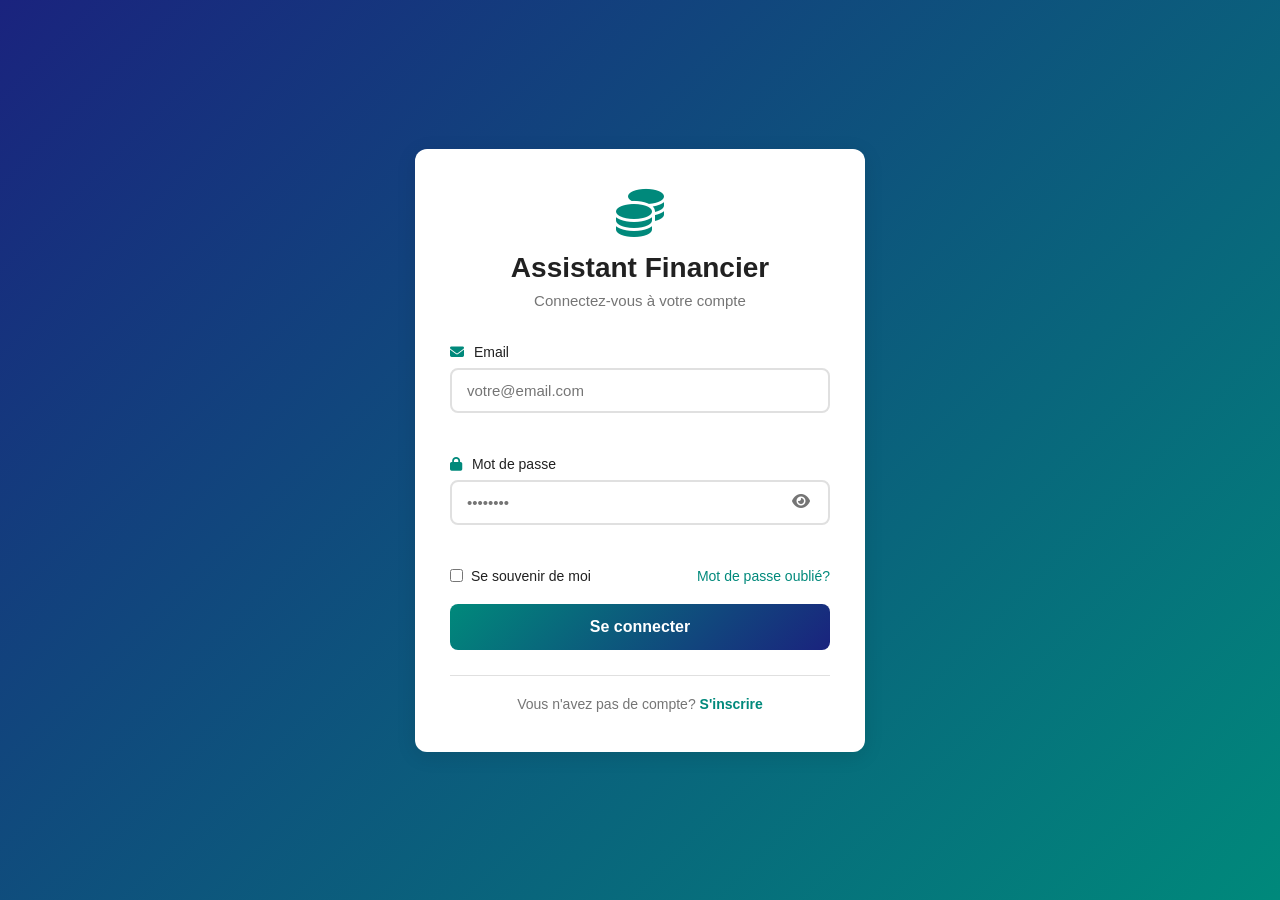
<file: frontend-web/admin.html>
<!DOCTYPE html>
<html lang="en">
<head>
    <meta charset="UTF-8">
    <meta name="viewport" content="width=device-width, initial-scale=1.0">
    <title>Admin Panel - Financial Assistant</title>
    <link rel="stylesheet" href="css/dashboard.css">
    <style>
        .admin-container {
            max-width: 1400px;
            margin: 0 auto;
            padding: 20px;
        }

        .admin-header {
            display: flex;
            justify-content: space-between;
            align-items: center;
            margin-bottom: 30px;
        }

        .admin-header h1 {
            margin: 0;
            color: #1a365d;
        }

        .btn-secondary {
            padding: 10px 20px;
            border: none;
            border-radius: 5px;
            cursor: pointer;
            font-weight: 500;
            background: #e2e8f0;
            color: #1a365d;
        }

        .stats-grid {
            display: grid;
            grid-template-columns: repeat(auto-fit, minmax(250px, 1fr));
            gap: 20px;
            margin-bottom: 30px;
        }

        .stat-card {
            background: white;
            padding: 25px;
            border-radius: 10px;
            box-shadow: 0 2px 4px rgba(0,0,0,0.1);
        }

        .stat-card h3 {
            margin: 0 0 10px 0;
            font-size: 14px;
            color: #718096;
        }

        .stat-value {
            font-size: 32px;
            font-weight: 700;
            color: #1a365d;
            margin: 0;
        }

        .users-section {
            background: white;
            border-radius: 10px;
            box-shadow: 0 2px 4px rgba(0,0,0,0.1);
            padding: 20px;
        }

        .section-header {
            display: flex;
            justify-content: space-between;
            align-items: center;
            margin-bottom: 20px;
        }

        .section-header h2 {
            margin: 0;
            color: #1a365d;
        }

        .search-box {
            padding: 8px 15px;
            border: 1px solid #ddd;
            border-radius: 5px;
            width: 300px;
        }

        .users-table {
            width: 100%;
            border-collapse: collapse;
            overflow-x: auto;
        }

        thead {
            background: linear-gradient(135deg, #1a365d 0%, #2c5282 100%);
            color: white;
        }

        th, td {
            padding: 15px;
            text-align: left;
        }

        th {
            font-weight: 600;
        }

        tbody tr {
            border-bottom: 1px solid #e2e8f0;
            transition: background 0.2s;
        }

        tbody tr:hover {
            background: #f7fafc;
        }

        .status-badge {
            display: inline-block;
            padding: 4px 12px;
            border-radius: 12px;
            font-size: 12px;
            font-weight: 500;
        }

        .status-active { background: #c6f6d5; color: #22543d; }
        .status-inactive { background: #fed7d7; color: #742a2a; }

        .role-badge {
            display: inline-block;
            padding: 4px 12px;
            border-radius: 12px;
            font-size: 12px;
            font-weight: 500;
        }

        .role-admin { background: #bee3f8; color: #2c5282; }
        .role-user { background: #e9d8fd; color: #44337a; }

        .btn-action {
            padding: 5px 12px;
            font-size: 12px;
            border: none;
            border-radius: 4px;
            cursor: pointer;
            margin-right: 5px;
        }

        .btn-view {
            background: #bee3f8;
            color: #2c5282;
        }

        .btn-toggle {
            background: #feebc8;
            color: #7c2d12;
        }

        .loading {
            text-align: center;
            padding: 40px;
            color: #718096;
        }

        .spinner {
            border: 3px solid #e2e8f0;
            border-top: 3px solid #1a365d;
            border-radius: 50%;
            width: 40px;
            height: 40px;
            animation: spin 1s linear infinite;
            margin: 0 auto 20px;
        }

        @keyframes spin {
            0% { transform: rotate(0deg); }
            100% { transform: rotate(360deg); }
        }

        .modal {
            display: none;
            position: fixed;
            top: 0;
            left: 0;
            width: 100%;
            height: 100%;
            background: rgba(0,0,0,0.5);
            z-index: 1000;
            align-items: center;
            justify-content: center;
        }

        .modal.active {
            display: flex;
        }

        .modal-content {
            background: white;
            padding: 30px;
            border-radius: 10px;
            max-width: 600px;
            width: 90%;
            max-height: 90vh;
            overflow-y: auto;
        }

        .modal-header {
            display: flex;
            justify-content: space-between;
            align-items: center;
            margin-bottom: 20px;
            padding-bottom: 15px;
            border-bottom: 2px solid #e2e8f0;
        }

        .modal-header h2 {
            margin: 0;
            color: #1a365d;
        }

        .close-modal {
            background: none;
            border: none;
            font-size: 28px;
            cursor: pointer;
            color: #718096;
        }

        .detail-row {
            display: flex;
            padding: 12px 0;
            border-bottom: 1px solid #e2e8f0;
        }

        .detail-row:last-child {
            border-bottom: none;
        }

        .detail-label {
            font-weight: 600;
            color: #1a365d;
            width: 180px;
        }

        .detail-value {
            color: #4a5568;
        }

        .no-access {
            text-align: center;
            padding: 60px 20px;
            color: #718096;
        }

        .no-access h2 {
            color: #e53e3e;
        }
    </style>
</head>
<body>
    <div class="admin-container" id="adminContainer">
        <div class="loading">
            <div class="spinner"></div>
            <p>Loading admin panel...</p>
        </div>
    </div>

    <!-- User Details Modal -->
    <div id="userModal" class="modal">
        <div class="modal-content">
            <div class="modal-header">
                <h2>User Details</h2>
                <button class="close-modal" onclick="closeModal()">×</button>
            </div>
            <div id="userDetails">
                <div class="loading">
                    <div class="spinner"></div>
                    <p>Loading user details...</p>
                </div>
            </div>
        </div>
    </div>

    <script src="js/config.js"></script>
    <script src="js/auth.js"></script>
    <script>
        let allUsers = [];

        async function checkAdminAccess() {
            try {
                requireAuth();
                const userInfo = getUserInfo();
                
                if (!userInfo || userInfo.role !== 'ADMIN') {
                    document.getElementById('adminContainer').innerHTML = `
                        <div class="no-access">
                            <h2>⚠️ Access Denied</h2>
                            <p>You do not have administrator privileges to access this page.</p>
                            <button class="btn-secondary" onclick="window.location.href='dashboard.html'">
                                Back to Dashboard
                            </button>
                        </div>
                    `;
                    return false;
                }
                
                return true;
            } catch (error) {
                window.location.href = 'login.html';
                return false;
            }
        }

        async function loadAdminPanel() {
            const hasAccess = await checkAdminAccess();
            if (!hasAccess) return;

            try {
                const token = getToken();
                
                // Load system stats
                const statsResponse = await fetch(`${API_BASE_URL}/api/admin/stats`, {
                    headers: { 'Authorization': `Bearer ${token}` }
                });
                
                if (!statsResponse.ok) throw new Error('Failed to load stats');
                const stats = await statsResponse.json();

                // Load users
                const usersResponse = await fetch(`${API_BASE_URL}/api/admin/users`, {
                    headers: { 'Authorization': `Bearer ${token}` }
                });
                
                if (!usersResponse.ok) throw new Error('Failed to load users');
                allUsers = await usersResponse.json();

                displayAdminPanel(stats, allUsers);
            } catch (error) {
                console.error('Error loading admin panel:', error);
                document.getElementById('adminContainer').innerHTML = `
                    <div class="no-access">
                        <h2>Error Loading Admin Panel</h2>
                        <p>${error.message}</p>
                        <button class="btn-secondary" onclick="window.location.reload()">
                            Retry
                        </button>
                    </div>
                `;
            }
        }

        function displayAdminPanel(stats, users) {
            const container = document.getElementById('adminContainer');
            
            container.innerHTML = `
                <div class="admin-header">
                    <h1>👑 Admin Panel</h1>
                    <button class="btn-secondary" onclick="window.location.href='dashboard.html'">
                        ← Back to Dashboard
                    </button>
                </div>

                <div class="stats-grid">
                    <div class="stat-card">
                        <h3>Total Users</h3>
                        <p class="stat-value">${stats.totalUsers}</p>
                    </div>
                    <div class="stat-card">
                        <h3>Active Users</h3>
                        <p class="stat-value" style="color: #38a169;">${stats.activeUsers}</p>
                    </div>
                    <div class="stat-card">
                        <h3>Total Transactions</h3>
                        <p class="stat-value">${stats.totalTransactions}</p>
                    </div>
                    <div class="stat-card">
                        <h3>Total Conversations</h3>
                        <p class="stat-value">${stats.totalConversations}</p>
                    </div>
                </div>

                <div class="users-section">
                    <div class="section-header">
                        <h2>User Management</h2>
                        <input type="text" class="search-box" id="searchBox" 
                               placeholder="Search users..." onkeyup="filterUsers()">
                    </div>
                    <table class="users-table">
                        <thead>
                            <tr>
                                <th>Name</th>
                                <th>Email</th>
                                <th>Role</th>
                                <th>Status</th>
                                <th>Transactions</th>
                                <th>Conversations</th>
                                <th>Joined</th>
                                <th>Actions</th>
                            </tr>
                        </thead>
                        <tbody id="usersBody">
                            ${users.map(user => createUserRow(user)).join('')}
                        </tbody>
                    </table>
                </div>
            `;
        }

        function createUserRow(user) {
            return `
                <tr>
                    <td>${escapeHtml(user.nom)}</td>
                    <td>${escapeHtml(user.email)}</td>
                    <td><span class="role-badge role-${user.role.toLowerCase()}">${user.role}</span></td>
                    <td><span class="status-badge status-${user.active ? 'active' : 'inactive'}">
                        ${user.active ? 'Active' : 'Inactive'}
                    </span></td>
                    <td>${user.transactionCount}</td>
                    <td>${user.conversationCount}</td>
                    <td>${user.createdAt ? new Date(user.createdAt).toLocaleDateString() : '-'}</td>
                    <td>
                        <button class="btn-action btn-view" onclick="viewUserDetails(${user.id})">View</button>
                        <button class="btn-action btn-toggle" onclick="toggleUserStatus(${user.id})">
                            ${user.active ? 'Deactivate' : 'Activate'}
                        </button>
                    </td>
                </tr>
            `;
        }

        function filterUsers() {
            const searchTerm = document.getElementById('searchBox').value.toLowerCase();
            const filtered = allUsers.filter(user => 
                user.nom.toLowerCase().includes(searchTerm) ||
                user.email.toLowerCase().includes(searchTerm)
            );
            
            const tbody = document.getElementById('usersBody');
            tbody.innerHTML = filtered.map(user => createUserRow(user)).join('');
        }

        async function viewUserDetails(userId) {
            try {
                const token = getToken();
                const modal = document.getElementById('userModal');
                const detailsDiv = document.getElementById('userDetails');
                
                modal.classList.add('active');
                detailsDiv.innerHTML = '<div class="loading"><div class="spinner"></div><p>Loading...</p></div>';
                
                const response = await fetch(`${API_BASE_URL}/api/admin/users/${userId}`, {
                    headers: { 'Authorization': `Bearer ${token}` }
                });
                
                if (!response.ok) throw new Error('Failed to load user details');
                const user = await response.json();
                
                detailsDiv.innerHTML = `
                    <div class="detail-row">
                        <div class="detail-label">ID:</div>
                        <div class="detail-value">${user.id}</div>
                    </div>
                    <div class="detail-row">
                        <div class="detail-label">Name:</div>
                        <div class="detail-value">${escapeHtml(user.nom)}</div>
                    </div>
                    <div class="detail-row">
                        <div class="detail-label">Email:</div>
                        <div class="detail-value">${escapeHtml(user.email)}</div>
                    </div>
                    <div class="detail-row">
                        <div class="detail-label">Phone:</div>
                        <div class="detail-value">${user.telephone || 'N/A'}</div>
                    </div>
                    <div class="detail-row">
                        <div class="detail-label">Role:</div>
                        <div class="detail-value"><span class="role-badge role-${user.role.toLowerCase()}">${user.role}</span></div>
                    </div>
                    <div class="detail-row">
                        <div class="detail-label">Status:</div>
                        <div class="detail-value"><span class="status-badge status-${user.active ? 'active' : 'inactive'}">
                            ${user.active ? 'Active' : 'Inactive'}
                        </span></div>
                    </div>
                    <div class="detail-row">
                        <div class="detail-label">Language:</div>
                        <div class="detail-value">${user.languePreferee}</div>
                    </div>
                    <div class="detail-row">
                        <div class="detail-label">Member Since:</div>
                        <div class="detail-value">${new Date(user.createdAt).toLocaleString()}</div>
                    </div>
                    <div class="detail-row">
                        <div class="detail-label">Last Login:</div>
                        <div class="detail-value">${user.lastLoginAt ? new Date(user.lastLoginAt).toLocaleString() : 'Never'}</div>
                    </div>
                    <div class="detail-row">
                        <div class="detail-label">Transactions:</div>
                        <div class="detail-value">${user.transactionCount}</div>
                    </div>
                    <div class="detail-row">
                        <div class="detail-label">Conversations:</div>
                        <div class="detail-value">${user.conversationCount}</div>
                    </div>
                    <div class="detail-row">
                        <div class="detail-label">Balance:</div>
                        <div class="detail-value" style="color: ${user.financialSummary.balance >= 0 ? '#38a169' : '#e53e3e'}; font-weight: 600;">
                            €${user.financialSummary.balance.toFixed(2)}
                        </div>
                    </div>
                    <div class="detail-row">
                        <div class="detail-label">Total Income:</div>
                        <div class="detail-value" style="color: #38a169;">
                            €${user.financialSummary.totalIncome.toFixed(2)}
                        </div>
                    </div>
                    <div class="detail-row">
                        <div class="detail-label">Total Expenses:</div>
                        <div class="detail-value" style="color: #e53e3e;">
                            €${user.financialSummary.totalExpenses.toFixed(2)}
                        </div>
                    </div>
                `;
            } catch (error) {
                console.error('Error loading user details:', error);
                alert('Failed to load user details');
                closeModal();
            }
        }

        async function toggleUserStatus(userId) {
            const user = allUsers.find(u => u.id === userId);
            if (!user) return;
            
            const action = user.active ? 'deactivate' : 'activate';
            if (!confirm(`Are you sure you want to ${action} this user?`)) return;

            try {
                const token = getToken();
                const response = await fetch(`${API_BASE_URL}/api/admin/users/${userId}/toggle-status`, {
                    method: 'POST',
                    headers: { 'Authorization': `Bearer ${token}` }
                });

                if (!response.ok) throw new Error('Failed to update user status');

                await loadAdminPanel();
            } catch (error) {
                console.error('Error toggling user status:', error);
                alert('Failed to update user status');
            }
        }

        function closeModal() {
            document.getElementById('userModal').classList.remove('active');
        }

        function escapeHtml(text) {
            const div = document.createElement('div');
            div.textContent = text;
            return div.innerHTML;
        }

        window.addEventListener('DOMContentLoaded', loadAdminPanel);
    </script>
</body>
</html>
</file>
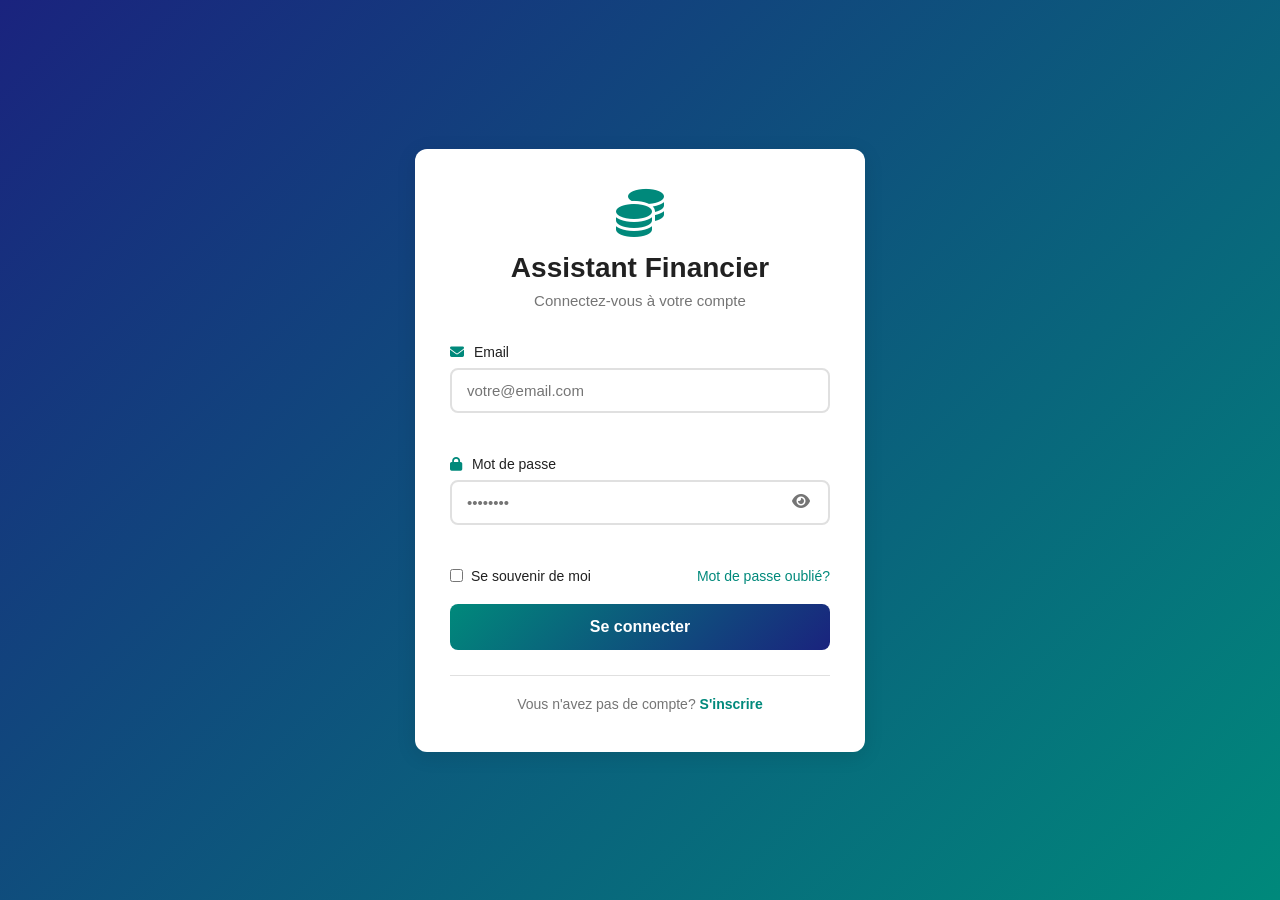
<file: frontend-web/history.html>
<!DOCTYPE html>
<html lang="en">
<head>
    <meta charset="UTF-8">
    <meta name="viewport" content="width=device-width, initial-scale=1.0">
    <title>Conversation History - Financial Assistant</title>
    <link rel="stylesheet" href="css/dashboard.css">
    <link rel="stylesheet" href="https://cdnjs.cloudflare.com/ajax/libs/font-awesome/6.4.0/css/all.min.css">
    <style>
        .history-container {
            max-width: 1200px;
            margin: 0 auto;
            padding: 20px;
        }

        .history-header {
            display: flex;
            justify-content: space-between;
            align-items: center;
            margin-bottom: 30px;
        }

        .history-header h1 {
            margin: 0;
            color: #1a365d;
        }

        .add-conversation-section {
            background: white;
            border-radius: 10px;
            box-shadow: 0 2px 4px rgba(0,0,0,0.1);
            margin-bottom: 20px;
            overflow: hidden;
            transition: all 0.3s;
        }

        .add-conversation-section.collapsed {
            max-height: 0;
            padding: 0;
            margin-bottom: 0;
        }

        .add-conversation-form {
            padding: 20px;
        }

        .form-row {
            display: grid;
            grid-template-columns: 1fr 1fr;
            gap: 15px;
            margin-bottom: 15px;
        }

        .form-group {
            display: flex;
            flex-direction: column;
        }

        .form-group label {
            margin-bottom: 5px;
            font-weight: 500;
            color: #1a365d;
        }

        .form-group textarea,
        .form-group select {
            padding: 8px 12px;
            border: 1px solid #ddd;
            border-radius: 5px;
            font-size: 14px;
            resize: vertical;
        }

        .form-group textarea {
            min-height: 80px;
        }

        .form-actions {
            display: flex;
            gap: 10px;
            justify-content: flex-end;
        }

        .filter-section {
            background: white;
            padding: 20px;
            border-radius: 10px;
            box-shadow: 0 2px 4px rgba(0,0,0,0.1);
            margin-bottom: 20px;
        }

        .filter-row {
            display: grid;
            grid-template-columns: repeat(auto-fit, minmax(200px, 1fr));
            gap: 15px;
            margin-bottom: 15px;
        }

        .filter-group {
            display: flex;
            flex-direction: column;
        }

        .filter-group label {
            margin-bottom: 5px;
            font-weight: 500;
            color: #1a365d;
        }

        .filter-group select,
        .filter-group input {
            padding: 8px 12px;
            border: 1px solid #ddd;
            border-radius: 5px;
            font-size: 14px;
        }

        .filter-actions {
            display: flex;
            gap: 10px;
        }

        .btn {
            padding: 10px 20px;
            border: none;
            border-radius: 5px;
            cursor: pointer;
            font-weight: 500;
            transition: all 0.3s;
        }

        .btn-primary {
            background: linear-gradient(135deg, #1a365d 0%, #2c5282 100%);
            color: white;
        }

        .btn-primary:hover {
            transform: translateY(-2px);
            box-shadow: 0 4px 8px rgba(26, 54, 93, 0.3);
        }

        .btn-secondary {
            background: #e2e8f0;
            color: #1a365d;
        }

        .btn-export {
            background: linear-gradient(135deg, #319795 0%, #2c7a7b 100%);
            color: white;
        }

        .conversations-list {
            background: white;
            border-radius: 10px;
            box-shadow: 0 2px 4px rgba(0,0,0,0.1);
        }

        .conversation-item {
            padding: 20px;
            border-bottom: 1px solid #e2e8f0;
            transition: background 0.2s;
        }

        .conversation-item:hover {
            background: #f7fafc;
        }

        .conversation-item:last-child {
            border-bottom: none;
        }

        .conversation-header {
            display: flex;
            justify-content: space-between;
            align-items: start;
            margin-bottom: 10px;
        }

        .conversation-meta {
            display: flex;
            gap: 15px;
            font-size: 14px;
            color: #718096;
        }

        .category-badge {
            display: inline-block;
            padding: 4px 12px;
            border-radius: 12px;
            font-size: 12px;
            font-weight: 500;
            text-transform: capitalize;
        }

        .category-savings { background: #c6f6d5; color: #22543d; }
        .category-loan { background: #fed7d7; color: #742a2a; }
        .category-budget { background: #feebc8; color: #7c2d12; }
        .category-investment { background: #bee3f8; color: #2c5282; }
        .category-account { background: #e9d8fd; color: #44337a; }
        .category-general { background: #e2e8f0; color: #2d3748; }

        .conversation-query {
            font-weight: 600;
            color: #1a365d;
            margin-bottom: 8px;
        }

        .conversation-response {
            color: #4a5568;
            line-height: 1.6;
            margin-bottom: 10px;
        }

        .conversation-actions {
            display: flex;
            gap: 10px;
            margin-top: 10px;
        }

        .rating-stars {
            display: flex;
            gap: 5px;
        }

        .star {
            cursor: pointer;
            font-size: 20px;
            color: #cbd5e0;
            transition: color 0.2s;
        }

        .star.active,
        .star:hover {
            color: #f6ad55;
        }

        .btn-delete {
            background: #fc8181;
            color: white;
            padding: 5px 15px;
            font-size: 12px;
        }

        .empty-state {
            text-align: center;
            padding: 60px 20px;
            color: #718096;
        }

        .empty-state svg {
            width: 100px;
            height: 100px;
            margin-bottom: 20px;
            opacity: 0.5;
        }

        .loading {
            text-align: center;
            padding: 40px;
            color: #718096;
        }

        .spinner {
            border: 3px solid #e2e8f0;
            border-top: 3px solid #1a365d;
            border-radius: 50%;
            width: 40px;
            height: 40px;
            animation: spin 1s linear infinite;
            margin: 0 auto 20px;
        }

        @keyframes spin {
            0% { transform: rotate(0deg); }
            100% { transform: rotate(360deg); }
        }

        /* Confirmation Modal */
        .confirm-modal {
            display: none;
            position: fixed;
            top: 0;
            left: 0;
            width: 100%;
            height: 100%;
            background: rgba(0, 0, 0, 0.5);
            z-index: 1000;
            justify-content: center;
            align-items: center;
        }

        .confirm-modal.active {
            display: flex;
        }

        .confirm-modal-content {
            background: white;
            padding: 30px;
            border-radius: 10px;
            box-shadow: 0 10px 25px rgba(0, 0, 0, 0.2);
            max-width: 400px;
            width: 90%;
            text-align: center;
        }

        .confirm-modal-icon {
            font-size: 48px;
            margin-bottom: 20px;
            color: #f6ad55;
        }

        .confirm-modal-message {
            font-size: 18px;
            color: #1a365d;
            margin-bottom: 30px;
            line-height: 1.5;
        }

        .confirm-modal-buttons {
            display: flex;
            gap: 15px;
            justify-content: center;
        }

        .confirm-btn-cancel {
            background: #e2e8f0;
            color: #1a365d;
            border: none;
            padding: 12px 24px;
            border-radius: 6px;
            cursor: pointer;
            font-weight: 500;
            transition: all 0.3s;
        }

        .confirm-btn-cancel:hover {
            background: #cbd5e0;
        }

        .confirm-btn-confirm {
            background: #fc8181;
            color: white;
            border: none;
            padding: 12px 24px;
            border-radius: 6px;
            cursor: pointer;
            font-weight: 500;
            transition: all 0.3s;
        }

        .confirm-btn-confirm:hover {
            background: #f56565;
            transform: translateY(-1px);
        }
    </style>
</head>
<body>
  <div class="dashboard-container">
      <!-- Sidebar -->
      <aside class="sidebar">
          <div class="sidebar-header">
              <i class="fas fa-coins"></i>
              <h2>Assistant Financier</h2>
          </div>

          <div class="user-profile">
              <div class="profile-avatar">
                  <i class="fas fa-user-circle"></i>
              </div>
              <div class="profile-info">
                  <h3 id="userName">Chargement...</h3>
                  <p id="userEmail">...</p>
              </div>
          </div>

          <nav class="sidebar-nav">
              <a href="#" class="nav-item" onclick="showSection('overview', this); return false;">
                  <i class="fas fa-chart-line"></i>
                  <span>Tableau de bord</span>
              </a>
              <a href="#" class="nav-item" onclick="showSection('assistant', this); return false;">
                  <i class="fas fa-microphone"></i>
                  <span>Assistant Vocal</span>
              </a>
              <a href="transactions.html" class="nav-item">
                  <i class="fas fa-exchange-alt"></i>
                  <span>Transactions</span>
              </a>
              <a href="#" class="nav-item active" onclick="showSection('history', this); return false;">
                  <i class="fas fa-history"></i>
                  <span>Historique</span>
              </a>
              <a href="settings.html" class="nav-item">
                  <i class="fas fa-cog"></i>
                  <span>Paramètres</span>
              </a>
              <a href="admin.html" class="nav-item" id="adminLink" style="display: none;">
                  <i class="fas fa-user-shield"></i>
                  <span>Admin Panel</span>
              </a>
              <a href="#" class="nav-item" onclick="handleLogout(); return false;">
                  <i class="fas fa-sign-out-alt"></i>
                  <span>Déconnexion</span>
              </a>
          </nav>
      </aside>

      <!-- Main Content -->
      <main class="main-content">
          <header class="content-header">
              <h1 id="sectionTitle">Historique</h1>
              <button class="mobile-menu-btn" onclick="toggleSidebar()">
                  <i class="fas fa-bars"></i>
              </button>
          </header>

          <div class="history-container">
       <div class="history-header">
           <h1>📜 Conversation History</h1>
           <button class="btn btn-primary" onclick="toggleAddForm()">➕ Add Conversation</button>
       </div>

       <div id="addConversationSection" class="add-conversation-section collapsed">
           <div class="add-conversation-form">
               <div class="form-row">
                   <div class="form-group">
                       <label for="addQuery">Question</label>
                       <textarea id="addQuery" placeholder="Enter the question..."></textarea>
                   </div>
                   <div class="form-group">
                       <label for="addResponse">Answer</label>
                       <textarea id="addResponse" placeholder="Enter the answer..."></textarea>
                   </div>
               </div>
               <div class="form-row">
                   <div class="form-group">
                       <label for="addLanguage">Language</label>
                       <select id="addLanguage">
                           <option value="fr">Français</option>
                           <option value="en">English</option>
                           <option value="ar">العربية</option>
                       </select>
                   </div>
                   <div class="form-group">
                       <label for="addCategory">Category</label>
                       <select id="addCategory">
                           <option value="general">General</option>
                           <option value="savings">Savings</option>
                           <option value="loan">Loan</option>
                           <option value="budget">Budget</option>
                           <option value="investment">Investment</option>
                           <option value="account">Account</option>
                       </select>
                   </div>
               </div>
               <div class="form-actions">
                   <button class="btn btn-secondary" onclick="toggleAddForm()">Cancel</button>
                   <button class="btn btn-primary" onclick="addConversation()">Add Conversation</button>
               </div>
           </div>
       </div>

        <div class="filter-section">
            <div class="filter-row">
                <div class="filter-group">
                    <label for="languageFilter">Language</label>
                    <select id="languageFilter">
                        <option value="">All Languages</option>
                        <option value="fr">Français</option>
                        <option value="en">English</option>
                        <option value="ar">العربية</option>
                    </select>
                </div>
                <div class="filter-group">
                    <label for="categoryFilter">Category</label>
                    <select id="categoryFilter">
                        <option value="">All Categories</option>
                        <option value="savings">Savings</option>
                        <option value="loan">Loan</option>
                        <option value="budget">Budget</option>
                        <option value="investment">Investment</option>
                        <option value="account">Account</option>
                        <option value="general">General</option>
                    </select>
                </div>
                <div class="filter-group">
                    <label for="startDate">Start Date</label>
                    <input type="date" id="startDate">
                </div>
                <div class="filter-group">
                    <label for="endDate">End Date</label>
                    <input type="date" id="endDate">
                </div>
            </div>
            <div class="filter-actions">
                <button class="btn btn-primary" onclick="applyFilters()">Apply Filters</button>
                <button class="btn btn-secondary" onclick="clearFilters()">Clear</button>
                <button class="btn btn-export" onclick="exportConversations()">Export CSV</button>
            </div>
        </div>

        <div id="conversationsContainer" class="conversations-list">
            <div class="loading">
                <div class="spinner"></div>
                <p>Loading conversations...</p>
            </div>
            </div>
        </main>
    </div>

    <!-- Confirmation Modal -->
    <div id="confirmModal" class="confirm-modal">
        <div class="confirm-modal-content">
            <div class="confirm-modal-icon">⚠️</div>
            <div id="confirmMessage" class="confirm-modal-message">Are you sure you want to delete this conversation?</div>
            <div class="confirm-modal-buttons">
                <button id="confirmCancel" class="confirm-btn-cancel">Cancel</button>
                <button id="confirmOk" class="confirm-btn-confirm">Delete</button>
            </div>
        </div>
    </div>

    <script src="js/config.js"></script>
    <script src="js/auth.js"></script>
    <script src="js/api.js"></script>
    <script>
        // Check authentication
        if (!requireAuth()) {
            // Will redirect to login
        }

        // Load user info
        const user = getUserInfo();
        if (user) {
            document.getElementById('userName').textContent = user.nom;
            document.getElementById('userEmail').textContent = user.email;
        }

        // Section navigation
        function showSection(sectionId, element) {
            if (sectionId === 'overview') {
                window.location.href = 'dashboard.html';
                return;
            }
            if (sectionId === 'assistant') {
                window.location.href = 'dashboard.html?section=assistant';
                return;
            }
            if (sectionId === 'history') {
                // Already on history page
                return;
            }
            // For other sections, redirect to dashboard
            window.location.href = 'dashboard.html';
        }

        // Check if user is admin and show admin link
        function checkAdminAccess() {
            const userInfo = getUserInfo();
            if (userInfo && userInfo.role === 'ADMIN') {
                const adminLink = document.getElementById('adminLink');
                if (adminLink) {
                    adminLink.style.display = 'flex';
                }
            }
        }

        // Logout
        function handleLogout() {
            showConfirmModal('Êtes-vous sûr de vouloir vous déconnecter?', () => {
                logout();
            });
        }

        // Mobile sidebar toggle
        function toggleSidebar() {
            document.querySelector('.sidebar').classList.toggle('active');
        }

        // Initialize
        window.addEventListener('DOMContentLoaded', checkAdminAccess);

        // Close sidebar when clicking outside on mobile
        document.addEventListener('click', (e) => {
            const sidebar = document.querySelector('.sidebar');
            const menuBtn = document.querySelector('.mobile-menu-btn');

            if (window.innerWidth <= 768 &&
                !sidebar.contains(e.target) &&
                !menuBtn.contains(e.target)) {
                sidebar.classList.remove('active');
            }
        });
    </script>
    <script>
        let allConversations = [];
        let confirmCallback = null;

        function showConfirmModal(message, callback) {
            document.getElementById('confirmMessage').textContent = message;
            confirmCallback = callback;
            document.getElementById('confirmModal').classList.add('active');
        }

        function hideConfirmModal() {
            document.getElementById('confirmModal').classList.remove('active');
            confirmCallback = null;
        }

        document.getElementById('confirmCancel').addEventListener('click', hideConfirmModal);
        document.getElementById('confirmOk').addEventListener('click', () => {
            if (confirmCallback) confirmCallback();
            hideConfirmModal();
        });

        async function loadConversations() {
            try {
                const token = getToken();
                
                const response = await fetch(`${API_BASE_URL}/api/conversations`, {
                    method: 'GET',
                    headers: {
                        'Authorization': `Bearer ${token}`
                    }
                });

                if (response.status === 401 || response.status === 403) {
                    logout();
                    return;
                }
                if (!response.ok) throw new Error('Failed to load conversations');

                allConversations = await response.json();
                displayConversations(allConversations);
            } catch (error) {
                console.error('Error loading conversations:', error);
                document.getElementById('conversationsContainer').innerHTML = `
                    <div class="empty-state">
                        <p style="color: #fc8181;">Failed to load conversations. Please try again.</p>
                    </div>
                `;
            }
        }

        function displayConversations(conversations) {
            const container = document.getElementById('conversationsContainer');
            
            if (conversations.length === 0) {
                container.innerHTML = `
                    <div class="empty-state">
                        <svg fill="none" stroke="currentColor" viewBox="0 0 24 24">
                            <path stroke-linecap="round" stroke-linejoin="round" stroke-width="2" 
                                  d="M8 12h.01M12 12h.01M16 12h.01M21 12c0 4.418-4.03 8-9 8a9.863 9.863 0 01-4.255-.949L3 20l1.395-3.72C3.512 15.042 3 13.574 3 12c0-4.418 4.03-8 9-8s9 3.582 9 8z"/>
                        </svg>
                        <h3>No conversations yet</h3>
                        <p>Start chatting with the assistant to see your conversation history here.</p>
                    </div>
                `;
                return;
            }

            container.innerHTML = conversations.map(conv => `
                <div class="conversation-item">
                    <div class="conversation-header">
                        <div class="conversation-meta">
                            <span>${formatDate(conv.timestamp)}</span>
                            <span class="category-badge category-${conv.category || 'general'}">
                                ${conv.category || 'general'}
                            </span>
                            <span>${getLanguageLabel(conv.language)}</span>
                        </div>
                    </div>
                    <div class="conversation-query">Q: ${escapeHtml(conv.query)}</div>
                    <div class="conversation-response">A: ${escapeHtml(conv.response)}</div>
                    <div class="conversation-actions">
                        <div class="rating-stars" data-conversation-id="${conv.id}">
                            ${[1, 2, 3, 4, 5].map(star => `
                                <span class="star ${conv.rating >= star ? 'active' : ''}" 
                                      onclick="rateConversation(${conv.id}, ${star})">★</span>
                            `).join('')}
                        </div>
                        <button class="btn btn-delete" onclick="deleteConversation(${conv.id})">Delete</button>
                    </div>
                </div>
            `).join('');
        }

        async function applyFilters() {
            const language = document.getElementById('languageFilter').value;
            const category = document.getElementById('categoryFilter').value;
            const startDate = document.getElementById('startDate').value;
            const endDate = document.getElementById('endDate').value;

            let filtered = allConversations;

            if (language) {
                filtered = filtered.filter(c => c.language === language);
            }
            if (category) {
                filtered = filtered.filter(c => c.category === category);
            }
            if (startDate) {
                filtered = filtered.filter(c => new Date(c.timestamp) >= new Date(startDate));
            }
            if (endDate) {
                filtered = filtered.filter(c => new Date(c.timestamp) <= new Date(endDate));
            }

            displayConversations(filtered);
        }

        function clearFilters() {
            document.getElementById('languageFilter').value = '';
            document.getElementById('categoryFilter').value = '';
            document.getElementById('startDate').value = '';
            document.getElementById('endDate').value = '';
            displayConversations(allConversations);
        }

        async function rateConversation(id, rating) {
            try {
                const token = getToken();
                const response = await fetch(`${API_BASE_URL}/api/conversations/${id}/rate`, {
                    method: 'POST',
                    headers: {
                        'Content-Type': 'application/json',
                        'Authorization': `Bearer ${token}`
                    },
                    body: JSON.stringify({ rating })
                });

                if (response.status === 401 || response.status === 403) {
                    logout();
                    return;
                }
                if (!response.ok) throw new Error('Failed to rate conversation');

                // Update local data
                const conv = allConversations.find(c => c.id === id);
                if (conv) conv.rating = rating;
                
                // Update UI
                const stars = document.querySelectorAll(`[data-conversation-id="${id}"] .star`);
                stars.forEach((star, index) => {
                    star.classList.toggle('active', index < rating);
                });
            } catch (error) {
                console.error('Error rating conversation:', error);
                alert('Failed to save rating');
            }
        }

        async function deleteConversation(id) {
            showConfirmModal('Are you sure you want to delete this conversation?', async () => {
                try {
                    const token = getToken();
                    const response = await fetch(`${API_BASE_URL}/api/conversations/${id}`, {
                        method: 'DELETE',
                        headers: {
                            'Authorization': `Bearer ${token}`
                        }
                    });

                    if (response.status === 401 || response.status === 403) {
                        logout();
                        return;
                    }
                    if (!response.ok) throw new Error('Failed to delete conversation');

                    allConversations = allConversations.filter(c => c.id !== id);
                    applyFilters();
                } catch (error) {
                    console.error('Error deleting conversation:', error);
                    alert('Failed to delete conversation');
                }
            });
        }

        function exportConversations() {
            const csv = ['Timestamp,Category,Language,Query,Response,Rating'];
            allConversations.forEach(conv => {
                const row = [
                    conv.timestamp,
                    conv.category || 'general',
                    conv.language,
                    `"${conv.query.replace(/"/g, '""')}"`,
                    `"${conv.response.replace(/"/g, '""')}"`,
                    conv.rating || ''
                ].join(',');
                csv.push(row);
            });

            const blob = new Blob([csv.join('\n')], { type: 'text/csv' });
            const url = URL.createObjectURL(blob);
            const a = document.createElement('a');
            a.href = url;
            a.download = `conversations-${new Date().toISOString().split('T')[0]}.csv`;
            a.click();
            URL.revokeObjectURL(url);
        }

        function formatDate(timestamp) {
            const date = new Date(timestamp);
            return date.toLocaleDateString() + ' ' + date.toLocaleTimeString([], { hour: '2-digit', minute: '2-digit' });
        }

        function getLanguageLabel(lang) {
            const labels = { fr: 'Français', en: 'English', ar: 'العربية' };
            return labels[lang] || lang;
        }

        function escapeHtml(text) {
            const div = document.createElement('div');
            div.textContent = text;
            return div.innerHTML;
        }

        function toggleAddForm() {
            const section = document.getElementById('addConversationSection');
            section.classList.toggle('collapsed');
        }

        async function addConversation() {
            const query = document.getElementById('addQuery').value.trim();
            const response = document.getElementById('addResponse').value.trim();
            const language = document.getElementById('addLanguage').value;
            const category = document.getElementById('addCategory').value;

            if (!query || !response) {
                alert('Please fill in both question and answer');
                return;
            }

            try {
                const token = getToken();
                const result = await fetch(`${API_BASE_URL}/api/conversations/create`, {
                    method: 'POST',
                    headers: {
                        'Content-Type': 'application/json',
                        'Authorization': `Bearer ${token}`
                    },
                    body: JSON.stringify({
                        query,
                        response,
                        language,
                        category
                    })
                });

                if (result.status === 401 || result.status === 403) {
                    logout();
                    return;
                }
                if (!result.ok) throw new Error('Failed to add conversation');

                // Clear form
                document.getElementById('addQuery').value = '';
                document.getElementById('addResponse').value = '';
                document.getElementById('addLanguage').value = 'fr';
                document.getElementById('addCategory').value = 'general';

                // Hide form
                toggleAddForm();

                // Reload conversations
                loadConversations();

                alert('Conversation added successfully!');
            } catch (error) {
                console.error('Error adding conversation:', error);
                alert('Failed to add conversation');
            }
        }

        // Load conversations on page load
        window.addEventListener('DOMContentLoaded', loadConversations);
    </script>
</body>
</html>
</file>
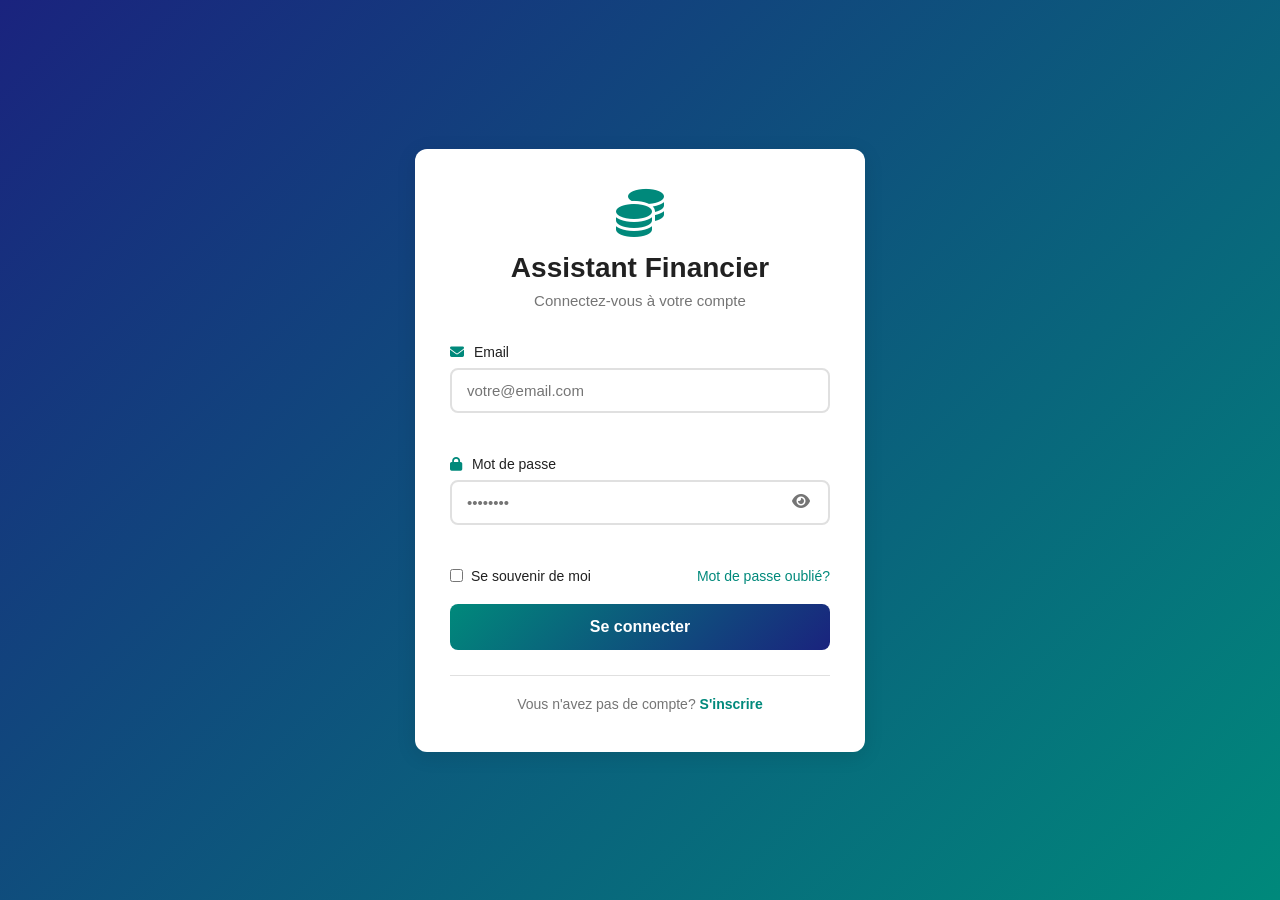
<file: frontend-web/login.html>
<!DOCTYPE html>
<html lang="fr">
<head>
    <meta charset="UTF-8">
    <meta name="viewport" content="width=device-width, initial-scale=1.0">
    <title>Login - Assistant Financier</title>
    <link rel="stylesheet" href="css/auth.css">
    <link rel="stylesheet" href="https://cdnjs.cloudflare.com/ajax/libs/font-awesome/6.4.0/css/all.min.css">
</head>
<body>
    <div class="auth-container">
        <div class="auth-box">
            <div class="auth-header">
                <i class="fas fa-coins logo-icon"></i>
                <h1>Assistant Financier</h1>
                <p>Connectez-vous à votre compte</p>
            </div>
            
            <form id="loginForm" class="auth-form">
                <div class="form-group">
                    <label for="email">
                        <i class="fas fa-envelope"></i> Email
                    </label>
                    <input 
                        type="email" 
                        id="email" 
                        name="email" 
                        placeholder="votre@email.com"
                        required
                        autocomplete="email"
                    >
                    <span class="error-message" id="emailError"></span>
                </div>
                
                <div class="form-group">
                    <label for="password">
                        <i class="fas fa-lock"></i> Mot de passe
                    </label>
                    <div class="password-input">
                        <input 
                            type="password" 
                            id="password" 
                            name="password" 
                            placeholder="••••••••"
                            required
                            autocomplete="current-password"
                        >
                        <button type="button" class="toggle-password" onclick="togglePassword()">
                            <i class="fas fa-eye" id="toggleIcon"></i>
                        </button>
                    </div>
                    <span class="error-message" id="passwordError"></span>
                </div>
                
                <div class="form-options">
                    <label class="checkbox-container">
                        <input type="checkbox" id="rememberMe">
                        <span>Se souvenir de moi</span>
                    </label>
                    <a href="#" class="forgot-password">Mot de passe oublié?</a>
                </div>
                
                <div class="error-alert" id="loginError" style="display: none;">
                    <i class="fas fa-exclamation-circle"></i>
                    <span id="errorMessage"></span>
                </div>
                
                <button type="submit" class="btn-primary" id="loginBtn">
                    <span class="btn-text">Se connecter</span>
                    <span class="spinner" style="display: none;">
                        <i class="fas fa-spinner fa-spin"></i>
                    </span>
                </button>
            </form>
            
            <div class="auth-footer">
                <p>Vous n'avez pas de compte? <a href="register.html">S'inscrire</a></p>
            </div>
            

        </div>
    </div>
    
    <script src="js/config.js"></script>
    <script src="js/auth.js"></script>
    <script>
        // Toggle password visibility
        function togglePassword() {
            const passwordInput = document.getElementById('password');
            const toggleIcon = document.getElementById('toggleIcon');
            
            if (passwordInput.type === 'password') {
                passwordInput.type = 'text';
                toggleIcon.classList.remove('fa-eye');
                toggleIcon.classList.add('fa-eye-slash');
            } else {
                passwordInput.type = 'password';
                toggleIcon.classList.remove('fa-eye-slash');
                toggleIcon.classList.add('fa-eye');
            }
        }
        
        // Handle login form submission
        document.getElementById('loginForm').addEventListener('submit', async (e) => {
            e.preventDefault();
            
            // Clear previous errors
            document.getElementById('loginError').style.display = 'none';
            document.getElementById('emailError').textContent = '';
            document.getElementById('passwordError').textContent = '';
            
            // Get form data
            const email = document.getElementById('email').value.trim();
            const password = document.getElementById('password').value;
            const rememberMe = document.getElementById('rememberMe').checked;
            
            // Validate
            if (!email) {
                document.getElementById('emailError').textContent = 'Email requis';
                return;
            }
            if (!password) {
                document.getElementById('passwordError').textContent = 'Mot de passe requis';
                return;
            }
            
            // Show loading
            const loginBtn = document.getElementById('loginBtn');
            loginBtn.disabled = true;
            loginBtn.querySelector('.btn-text').style.display = 'none';
            loginBtn.querySelector('.spinner').style.display = 'inline-block';
            
            try {
                const result = await login(email, password, rememberMe);
                
                if (result.success) {
                    // Redirect to dashboard
                    window.location.href = 'dashboard.html';
                } else {
                    // Show error
                    showError(result.error || 'Email ou mot de passe incorrect');
                }
            } catch (error) {
                showError('Une erreur est survenue. Veuillez réessayer.');
            } finally {
                // Hide loading
                loginBtn.disabled = false;
                loginBtn.querySelector('.btn-text').style.display = 'inline';
                loginBtn.querySelector('.spinner').style.display = 'none';
            }
        });
        
        function showError(message) {
            const errorDiv = document.getElementById('loginError');
            const errorMessage = document.getElementById('errorMessage');
            errorMessage.textContent = message;
            errorDiv.style.display = 'flex';
        }
        
        // Language switching (placeholder)
        function changeLanguage(lang) {
            // TODO: Implement full i18n
            document.querySelectorAll('.language-selector button').forEach(btn => {
                btn.classList.remove('active');
            });
            event.target.classList.add('active');
        }
    </script>
</body>
</html>
</file>
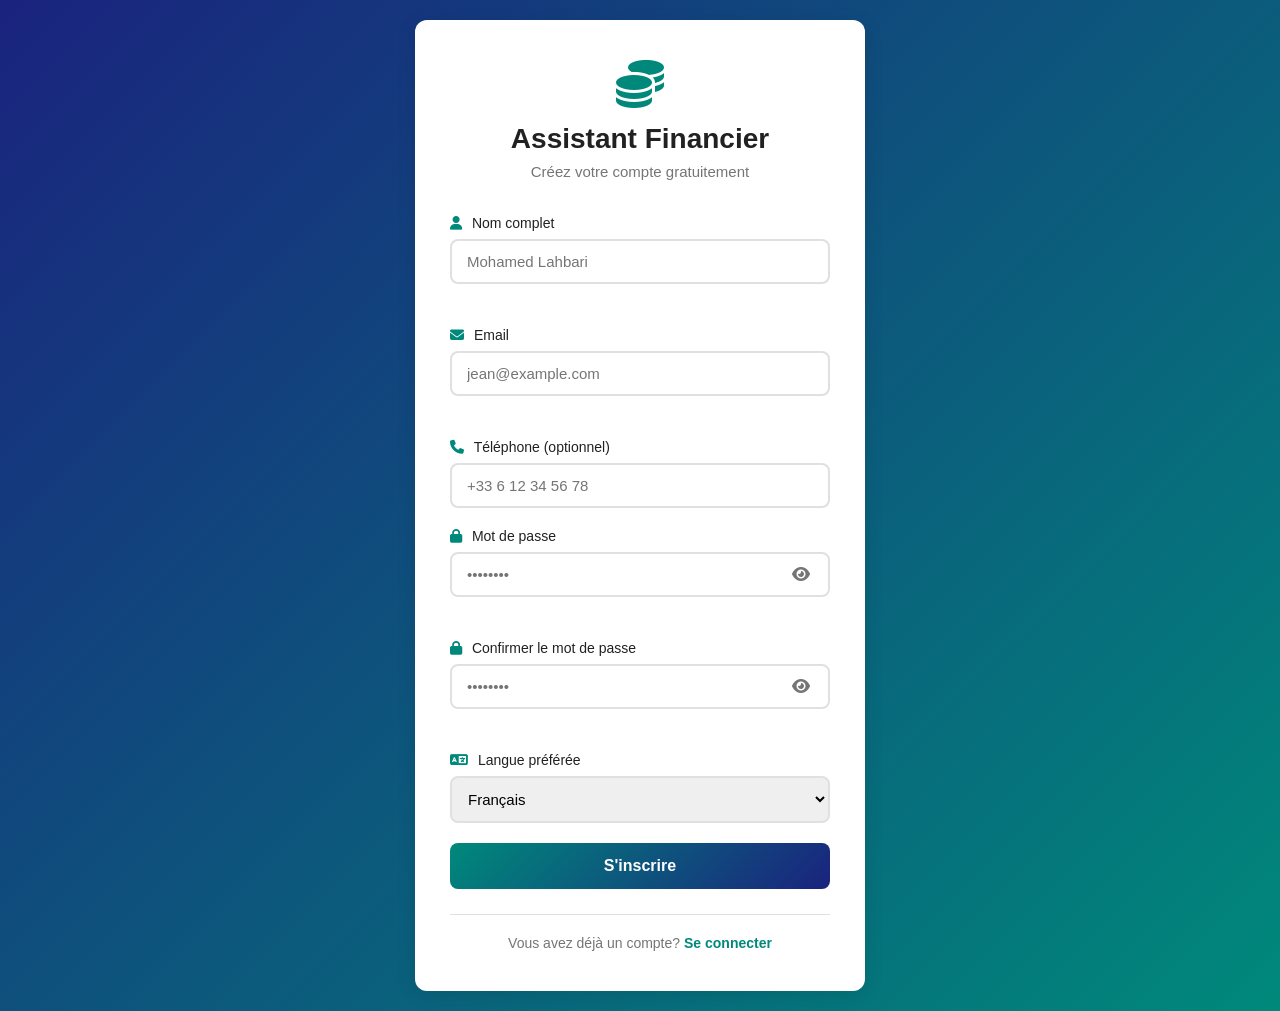
<file: frontend-web/register.html>
<!DOCTYPE html>
<html lang="fr">
<head>
    <meta charset="UTF-8">
    <meta name="viewport" content="width=device-width, initial-scale=1.0">
    <title>Register - Assistant Financier</title>
    <link rel="stylesheet" href="css/auth.css">
    <link rel="stylesheet" href="https://cdnjs.cloudflare.com/ajax/libs/font-awesome/6.4.0/css/all.min.css">
</head>
<body>
    <div class="auth-container">
        <div class="auth-box">
            <div class="auth-header">
                <i class="fas fa-coins logo-icon"></i>
                <h1>Assistant Financier</h1>
                <p>Créez votre compte gratuitement</p>
            </div>
            
            <form id="registerForm" class="auth-form">
                <div class="form-group">
                    <label for="nom">
                        <i class="fas fa-user"></i> Nom complet
                    </label>
                    <input 
                        type="text" 
                        id="nom" 
                        name="nom" 
                        placeholder="Mohamed Lahbari"
                        required
                        autocomplete="name"
                    >
                    <span class="error-message" id="nomError"></span>
                </div>
                
                <div class="form-group">
                    <label for="email">
                        <i class="fas fa-envelope"></i> Email
                    </label>
                    <input 
                        type="email" 
                        id="email" 
                        name="email" 
                        placeholder="jean@example.com"
                        required
                        autocomplete="email"
                    >
                    <span class="error-message" id="emailError"></span>
                </div>
                
                <div class="form-group">
                    <label for="telephone">
                        <i class="fas fa-phone"></i> Téléphone (optionnel)
                    </label>
                    <input 
                        type="tel" 
                        id="telephone" 
                        name="telephone" 
                        placeholder="+33 6 12 34 56 78"
                        autocomplete="tel"
                    >
                </div>
                
                <div class="form-group">
                    <label for="password">
                        <i class="fas fa-lock"></i> Mot de passe
                    </label>
                    <div class="password-input">
                        <input 
                            type="password" 
                            id="password" 
                            name="password" 
                            placeholder="••••••••"
                            required
                            autocomplete="new-password"
                            minlength="6"
                        >
                        <button type="button" class="toggle-password" onclick="togglePassword('password', 'toggleIcon1')">
                            <i class="fas fa-eye" id="toggleIcon1"></i>
                        </button>
                    </div>
                    <div class="password-strength" id="passwordStrength" style="display: none;">
                        <div class="strength-bar">
                            <div class="strength-fill" id="strengthFill"></div>
                        </div>
                        <span class="strength-text" id="strengthText"></span>
                    </div>
                    <span class="error-message" id="passwordError"></span>
                </div>
                
                <div class="form-group">
                    <label for="confirmPassword">
                        <i class="fas fa-lock"></i> Confirmer le mot de passe
                    </label>
                    <div class="password-input">
                        <input 
                            type="password" 
                            id="confirmPassword" 
                            name="confirmPassword" 
                            placeholder="••••••••"
                            required
                            autocomplete="new-password"
                        >
                        <button type="button" class="toggle-password" onclick="togglePassword('confirmPassword', 'toggleIcon2')">
                            <i class="fas fa-eye" id="toggleIcon2"></i>
                        </button>
                    </div>
                    <span class="error-message" id="confirmPasswordError"></span>
                </div>
                
                <div class="form-group">
                    <label for="languePreferee">
                        <i class="fas fa-language"></i> Langue préférée
                    </label>
                    <select id="languePreferee" name="languePreferee" style="width: 100%; padding: 12px; border: 2px solid #e0e0e0; border-radius: 8px; font-size: 15px;">
                        <option value="fr">Français</option>
                        <option value="en">English</option>
                        <option value="ar">العربية</option>
                    </select>
                </div>
                
                <div class="error-alert" id="registerError" style="display: none;">
                    <i class="fas fa-exclamation-circle"></i>
                    <span id="errorMessage"></span>
                </div>
                
                <button type="submit" class="btn-primary" id="registerBtn">
                    <span class="btn-text">S'inscrire</span>
                    <span class="spinner" style="display: none;">
                        <i class="fas fa-spinner fa-spin"></i>
                    </span>
                </button>
            </form>
            
            <div class="auth-footer">
                <p>Vous avez déjà un compte? <a href="login.html">Se connecter</a></p>
            </div>
        </div>
    </div>
    
    <script src="js/config.js"></script>
    <script src="js/auth.js"></script>
    <script>
        // Toggle password visibility
        function togglePassword(inputId, iconId) {
            const passwordInput = document.getElementById(inputId);
            const toggleIcon = document.getElementById(iconId);
            
            if (passwordInput.type === 'password') {
                passwordInput.type = 'text';
                toggleIcon.classList.remove('fa-eye');
                toggleIcon.classList.add('fa-eye-slash');
            } else {
                passwordInput.type = 'password';
                toggleIcon.classList.remove('fa-eye-slash');
                toggleIcon.classList.add('fa-eye');
            }
        }
        
        // Check password strength
        document.getElementById('password').addEventListener('input', (e) => {
            const password = e.target.value;
            const strengthDiv = document.getElementById('passwordStrength');
            const strengthFill = document.getElementById('strengthFill');
            const strengthText = document.getElementById('strengthText');
            
            if (password.length === 0) {
                strengthDiv.style.display = 'none';
                return;
            }
            
            strengthDiv.style.display = 'block';
            
            let strength = 0;
            if (password.length >= 6) strength++;
            if (password.length >= 10) strength++;
            if (/[a-z]/.test(password) && /[A-Z]/.test(password)) strength++;
            if (/[0-9]/.test(password)) strength++;
            if (/[^a-zA-Z0-9]/.test(password)) strength++;
            
            strengthFill.className = 'strength-fill';
            
            if (strength <= 2) {
                strengthFill.classList.add('strength-weak');
                strengthText.textContent = 'Faible';
                strengthText.style.color = '#f44336';
            } else if (strength <= 4) {
                strengthFill.classList.add('strength-medium');
                strengthText.textContent = 'Moyen';
                strengthText.style.color = '#ff9800';
            } else {
                strengthFill.classList.add('strength-strong');
                strengthText.textContent = 'Fort';
                strengthText.style.color = '#4caf50';
            }
        });
        
        // Handle registration
        document.getElementById('registerForm').addEventListener('submit', async (e) => {
            e.preventDefault();
            
            // Clear previous errors
            document.getElementById('registerError').style.display = 'none';
            document.querySelectorAll('.error-message').forEach(el => el.textContent = '');
            
            // Get form data
            const nom = document.getElementById('nom').value.trim();
            const email = document.getElementById('email').value.trim();
            const telephone = document.getElementById('telephone').value.trim();
            const password = document.getElementById('password').value;
            const confirmPassword = document.getElementById('confirmPassword').value;
            const languePreferee = document.getElementById('languePreferee').value;
            
            // Validate
            let hasError = false;
            
            if (!nom) {
                document.getElementById('nomError').textContent = 'Nom requis';
                hasError = true;
            }
            
            if (!email) {
                document.getElementById('emailError').textContent = 'Email requis';
                hasError = true;
            }
            
            if (password.length < 6) {
                document.getElementById('passwordError').textContent = 'Mot de passe doit contenir au moins 6 caractères';
                hasError = true;
            }
            
            if (password !== confirmPassword) {
                document.getElementById('confirmPasswordError').textContent = 'Les mots de passe ne correspondent pas';
                hasError = true;
            }
            
            if (hasError) return;
            
            // Show loading
            const registerBtn = document.getElementById('registerBtn');
            registerBtn.disabled = true;
            registerBtn.querySelector('.btn-text').style.display = 'none';
            registerBtn.querySelector('.spinner').style.display = 'inline-block';
            
            try {
                const result = await register(nom, email, password, telephone || null, languePreferee);
                
                if (result.success) {
                    // Redirect to dashboard
                    window.location.href = 'dashboard.html';
                } else {
                    showError(result.error || 'Erreur lors de l\'inscription');
                }
            } catch (error) {
                showError('Une erreur est survenue. Veuillez réessayer.');
            } finally {
                registerBtn.disabled = false;
                registerBtn.querySelector('.btn-text').style.display = 'inline';
                registerBtn.querySelector('.spinner').style.display = 'none';
            }
        });
        
        function showError(message) {
            const errorDiv = document.getElementById('registerError');
            const errorMessage = document.getElementById('errorMessage');
            errorMessage.textContent = message;
            errorDiv.style.display = 'flex';
        }
    </script>
</body>
</html>
</file>
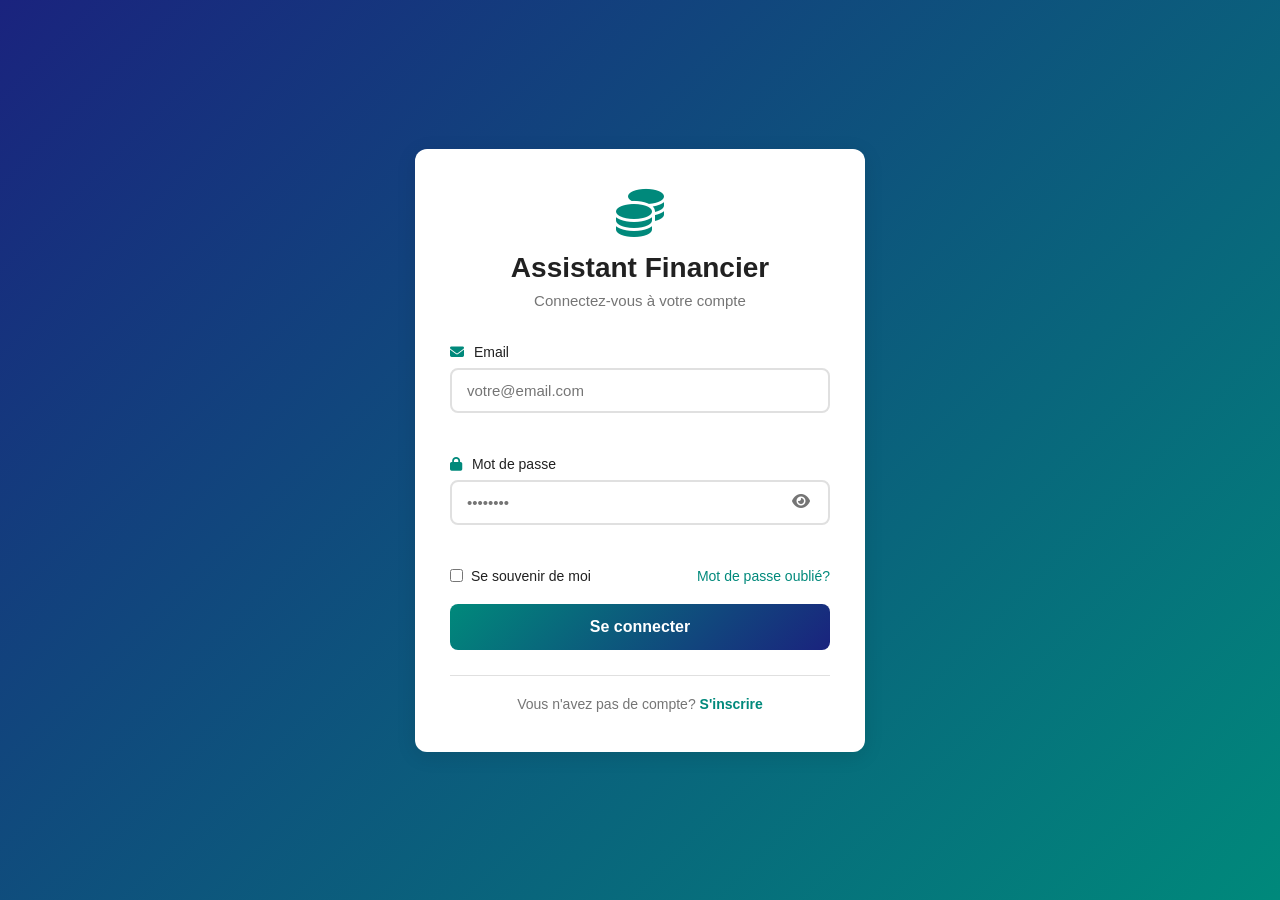
<file: frontend-web/settings.html>
<!DOCTYPE html>
<html lang="en">
<head>
    <meta charset="UTF-8">
    <meta name="viewport" content="width=device-width, initial-scale=1.0">
    <title>Settings - Financial Assistant</title>
    <link rel="stylesheet" href="css/dashboard.css">
    <link rel="stylesheet" href="https://cdnjs.cloudflare.com/ajax/libs/font-awesome/6.4.0/css/all.min.css">
    <style>
        .settings-container {
            max-width: 900px;
            margin: 0 auto;
            padding: 20px;
        }

        .settings-header {
            display: flex;
            justify-content: space-between;
            align-items: center;
            margin-bottom: 30px;
        }

        .settings-header h1 {
            margin: 0;
            color: #1a365d;
        }

        .btn-secondary {
            padding: 10px 20px;
            border: none;
            border-radius: 5px;
            cursor: pointer;
            font-weight: 500;
            background: #e2e8f0;
            color: #1a365d;
        }

        .settings-section {
            background: white;
            padding: 30px;
            border-radius: 10px;
            box-shadow: 0 2px 4px rgba(0,0,0,0.1);
            margin-bottom: 20px;
        }

        .settings-section h2 {
            margin: 0 0 20px 0;
            color: #1a365d;
            font-size: 20px;
            padding-bottom: 10px;
            border-bottom: 2px solid #e2e8f0;
        }

        .form-group {
            margin-bottom: 20px;
        }

        .form-group label {
            display: block;
            margin-bottom: 8px;
            font-weight: 500;
            color: #1a365d;
        }

        .form-group input,
        .form-group select {
            width: 100%;
            padding: 12px;
            border: 1px solid #ddd;
            border-radius: 5px;
            font-size: 14px;
            box-sizing: border-box;
        }

        .form-group input:focus,
        .form-group select:focus {
            outline: none;
            border-color: #1a365d;
        }

        .btn-primary {
            padding: 12px 30px;
            border: none;
            border-radius: 5px;
            cursor: pointer;
            font-weight: 500;
            background: linear-gradient(135deg, #1a365d 0%, #2c5282 100%);
            color: white;
            transition: all 0.3s;
        }

        .btn-primary:hover {
            transform: translateY(-2px);
            box-shadow: 0 4px 8px rgba(26, 54, 93, 0.3);
        }

        .btn-primary:disabled {
            opacity: 0.6;
            cursor: not-allowed;
            transform: none;
        }

        .success-message {
            background: #c6f6d5;
            color: #22543d;
            padding: 12px 20px;
            border-radius: 5px;
            margin-bottom: 20px;
            display: none;
        }

        .error-message {
            background: #fed7d7;
            color: #742a2a;
            padding: 12px 20px;
            border-radius: 5px;
            margin-bottom: 20px;
            display: none;
        }

        .password-requirements {
            font-size: 12px;
            color: #718096;
            margin-top: 5px;
        }

        .loading {
            text-align: center;
            padding: 40px;
            color: #718096;
        }

        .spinner {
            border: 3px solid #e2e8f0;
            border-top: 3px solid #1a365d;
            border-radius: 50%;
            width: 40px;
            height: 40px;
            animation: spin 1s linear infinite;
            margin: 0 auto 20px;
        }

        @keyframes spin {
            0% { transform: rotate(0deg); }
            100% { transform: rotate(360deg); }
        }

        /* Confirmation Modal */
        .confirm-modal {
            display: none;
            position: fixed;
            top: 0;
            left: 0;
            width: 100%;
            height: 100%;
            background: rgba(0, 0, 0, 0.5);
            z-index: 1000;
            justify-content: center;
            align-items: center;
        }

        .confirm-modal.active {
            display: flex;
        }

        .confirm-modal-content {
            background: white;
            padding: 30px;
            border-radius: 10px;
            box-shadow: 0 10px 25px rgba(0, 0, 0, 0.2);
            max-width: 400px;
            width: 90%;
            text-align: center;
        }

        .confirm-modal-icon {
            font-size: 48px;
            margin-bottom: 20px;
            color: #f6ad55;
        }

        .confirm-modal-message {
            font-size: 18px;
            color: #1a365d;
            margin-bottom: 30px;
            line-height: 1.5;
        }

        .confirm-modal-buttons {
            display: flex;
            gap: 15px;
            justify-content: center;
        }

        .confirm-btn-cancel {
            background: #e2e8f0;
            color: #1a365d;
            border: none;
            padding: 12px 24px;
            border-radius: 6px;
            cursor: pointer;
            font-weight: 500;
            transition: all 0.3s;
        }

        .confirm-btn-cancel:hover {
            background: #cbd5e0;
        }

        .confirm-btn-confirm {
            background: #fc8181;
            color: white;
            border: none;
            padding: 12px 24px;
            border-radius: 6px;
            cursor: pointer;
            font-weight: 500;
            transition: all 0.3s;
        }

        .confirm-btn-confirm:hover {
            background: #f56565;
            transform: translateY(-1px);
        }
    </style>
</head>
<body>
  <div class="dashboard-container">
      <!-- Sidebar -->
      <aside class="sidebar">
          <div class="sidebar-header">
              <i class="fas fa-coins"></i>
              <h2>Assistant Financier</h2>
          </div>

          <div class="user-profile">
              <div class="profile-avatar">
                  <i class="fas fa-user-circle"></i>
              </div>
              <div class="profile-info">
                  <h3 id="userName">Chargement...</h3>
                  <p id="userEmail">...</p>
              </div>
          </div>

          <nav class="sidebar-nav">
              <a href="#" class="nav-item" onclick="showSection('overview', this); return false;">
                  <i class="fas fa-chart-line"></i>
                  <span>Tableau de bord</span>
              </a>
              <a href="#" class="nav-item" onclick="showSection('assistant', this); return false;">
                  <i class="fas fa-microphone"></i>
                  <span>Assistant Vocal</span>
              </a>
              <a href="transactions.html" class="nav-item">
                  <i class="fas fa-exchange-alt"></i>
                  <span>Transactions</span>
              </a>
              <a href="history.html" class="nav-item">
                  <i class="fas fa-history"></i>
                  <span>Historique</span>
              </a>
              <a href="#" class="nav-item active" onclick="showSection('settings', this); return false;">
                  <i class="fas fa-cog"></i>
                  <span>Paramètres</span>
              </a>
              <a href="admin.html" class="nav-item" id="adminLink" style="display: none;">
                  <i class="fas fa-user-shield"></i>
                  <span>Admin Panel</span>
              </a>
              <a href="#" class="nav-item" onclick="handleLogout(); return false;">
                  <i class="fas fa-sign-out-alt"></i>
                  <span>Déconnexion</span>
              </a>
          </nav>
      </aside>

      <!-- Main Content -->
      <main class="main-content">
          <header class="content-header">
              <h1 id="sectionTitle">Paramètres</h1>
              <button class="mobile-menu-btn" onclick="toggleSidebar()">
                  <i class="fas fa-bars"></i>
              </button>
          </header>

          <div class="settings-container">
        <div class="settings-header">
            <h1>⚙️ Settings</h1>
        </div>

        <!-- Profile Settings -->
        <div class="settings-section">
            <h2>Profile Information</h2>
            <div id="profileSuccess" class="success-message"></div>
            <div id="profileError" class="error-message"></div>
            
            <form id="profileForm" onsubmit="updateProfile(event)">
                <div class="form-group">
                    <label for="nom">Full Name</label>
                    <input type="text" id="nom" required>
                </div>
                <div class="form-group">
                    <label for="email">Email (Read-only)</label>
                    <input type="email" id="email" readonly disabled style="background: #f7fafc; cursor: not-allowed;">
                </div>
                <div class="form-group">
                    <label for="telephone">Phone Number</label>
                    <input type="tel" id="telephone">
                </div>
                <div class="form-group">
                    <label for="languePreferee">Preferred Language</label>
                    <select id="languePreferee">
                        <option value="fr">Français</option>
                        <option value="en">English</option>
                        <option value="ar">العربية</option>
                    </select>
                </div>
                <button type="submit" class="btn-primary" id="profileSubmitBtn">
                    Update Profile
                </button>
            </form>
        </div>

        <!-- Password Settings -->
        <div class="settings-section">
            <h2>Change Password</h2>
            <div id="passwordSuccess" class="success-message"></div>
            <div id="passwordError" class="error-message"></div>
            
            <form id="passwordForm" onsubmit="changePassword(event)">
                <div class="form-group">
                    <label for="currentPassword">Current Password</label>
                    <input type="password" id="currentPassword" required>
                </div>
                <div class="form-group">
                    <label for="newPassword">New Password</label>
                    <input type="password" id="newPassword" required minlength="6">
                    <div class="password-requirements">
                        Must be at least 6 characters long
                    </div>
                </div>
                <div class="form-group">
                    <label for="confirmPassword">Confirm New Password</label>
                    <input type="password" id="confirmPassword" required minlength="6">
                </div>
                <button type="submit" class="btn-primary" id="passwordSubmitBtn">
                    Change Password
                </button>
            </form>
        </div>

        <!-- Account Info -->
        <div class="settings-section">
            <h2>Account Information</h2>
            <div style="color: #718096; line-height: 1.8;">
                <p><strong>Account Status:</strong> <span id="accountStatus" style="color: #38a169;">Active</span></p>
                <p><strong>Role:</strong> <span id="accountRole">User</span></p>
                <p><strong>Member Since:</strong> <span id="memberSince">-</span></p>
                <p><strong>Last Login:</strong> <span id="lastLogin">-</span></p>
            </div>
            </div>
        </main>
    </div>

    <!-- Confirmation Modal -->
    <div id="confirmModal" class="confirm-modal">
        <div class="confirm-modal-content">
            <div class="confirm-modal-icon">⚠️</div>
            <div id="confirmMessage" class="confirm-modal-message">Êtes-vous sûr de vouloir vous déconnecter?</div>
            <div class="confirm-modal-buttons">
                <button id="confirmCancel" class="confirm-btn-cancel">Annuler</button>
                <button id="confirmOk" class="confirm-btn-confirm">Déconnexion</button>
            </div>
        </div>
    </div>

    <script src="js/config.js"></script>
    <script src="js/auth.js"></script>
    <script>
        let confirmCallback = null;

        function showConfirmModal(message, callback) {
            document.getElementById('confirmMessage').textContent = message;
            confirmCallback = callback;
            document.getElementById('confirmModal').classList.add('active');
        }

        function hideConfirmModal() {
            document.getElementById('confirmModal').classList.remove('active');
            confirmCallback = null;
        }

        document.getElementById('confirmCancel').addEventListener('click', hideConfirmModal);
        document.getElementById('confirmOk').addEventListener('click', () => {
            if (confirmCallback) confirmCallback();
            hideConfirmModal();
        });
    </script>
    <script>
        // Check authentication
        if (!requireAuth()) {
            // Will redirect to login
        }

        // Load user info
        const user = getUserInfo();
        if (user) {
            document.getElementById('userName').textContent = user.nom;
            document.getElementById('userEmail').textContent = user.email;
        }

        // Section navigation
        function showSection(sectionId, element) {
            if (sectionId === 'overview') {
                window.location.href = 'dashboard.html';
                return;
            }
            if (sectionId === 'assistant') {
                window.location.href = 'dashboard.html?section=assistant';
                return;
            }
            if (sectionId === 'settings') {
                // Already on settings page
                return;
            }
            // For other sections, redirect to dashboard
            window.location.href = 'dashboard.html';
        }

        // Check if user is admin and show admin link
        function checkAdminAccess() {
            const userInfo = getUserInfo();
            if (userInfo && userInfo.role === 'ADMIN') {
                const adminLink = document.getElementById('adminLink');
                if (adminLink) {
                    adminLink.style.display = 'flex';
                }
            }
        }

        // Logout
        function handleLogout() {
            showConfirmModal('Êtes-vous sûr de vouloir vous déconnecter?', () => {
                logout();
            });
        }

        // Mobile sidebar toggle
        function toggleSidebar() {
            document.querySelector('.sidebar').classList.toggle('active');
        }

        // Initialize
        window.addEventListener('DOMContentLoaded', checkAdminAccess);

        // Close sidebar when clicking outside on mobile
        document.addEventListener('click', (e) => {
            const sidebar = document.querySelector('.sidebar');
            const menuBtn = document.querySelector('.mobile-menu-btn');

            if (window.innerWidth <= 768 &&
                !sidebar.contains(e.target) &&
                !menuBtn.contains(e.target)) {
                sidebar.classList.remove('active');
            }
        });
    </script>
    <script>
        async function loadUserProfile() {
            try {
                const token = getToken();
                
                const response = await fetch(`${API_BASE_URL}/api/auth/me`, {
                    headers: {
                        'Authorization': `Bearer ${token}`
                    }
                });

                if (!response.ok) throw new Error('Failed to load profile');

                const user = await response.json();
                
                // Populate profile form
                document.getElementById('nom').value = user.nom || '';
                document.getElementById('email').value = user.email || '';
                document.getElementById('telephone').value = user.telephone || '';
                document.getElementById('languePreferee').value = user.languePreferee || 'fr';
                
                // Populate account info
                document.getElementById('accountStatus').textContent = user.active ? 'Active' : 'Inactive';
                document.getElementById('accountStatus').style.color = user.active ? '#38a169' : '#e53e3e';
                document.getElementById('accountRole').textContent = user.role === 'ADMIN' ? 'Administrator' : 'User';
                
                if (user.createdAt) {
                    document.getElementById('memberSince').textContent = new Date(user.createdAt).toLocaleDateString();
                }
                
                if (user.lastLoginAt) {
                    document.getElementById('lastLogin').textContent = formatDateTime(user.lastLoginAt);
                }
                
            } catch (error) {
                console.error('Error loading profile:', error);
                showError('profileError', 'Failed to load profile information');
            }
        }

        async function updateProfile(event) {
            event.preventDefault();
            
            const submitBtn = document.getElementById('profileSubmitBtn');
            submitBtn.disabled = true;
            submitBtn.textContent = 'Updating...';
            
            hideMessages('profile');
            
            try {
                const token = getToken();
                const data = {
                    nom: document.getElementById('nom').value,
                    telephone: document.getElementById('telephone').value,
                    languePreferee: document.getElementById('languePreferee').value
                };
                
                const response = await fetch(`${API_BASE_URL}/api/auth/profile`, {
                    method: 'PUT',
                    headers: {
                        'Content-Type': 'application/json',
                        'Authorization': `Bearer ${token}`
                    },
                    body: JSON.stringify(data)
                });

                const result = await response.json();

                if (!response.ok) {
                    throw new Error(result.error || 'Failed to update profile');
                }

                showSuccess('profileSuccess', 'Profile updated successfully!');
                
                // Update stored user info if language changed
                if (data.languePreferee) {
                    const userInfo = getUserInfo();
                    if (userInfo) {
                        userInfo.languePreferee = data.languePreferee;
                        localStorage.setItem('userInfo', JSON.stringify(userInfo));
                    }
                }
                
            } catch (error) {
                console.error('Error updating profile:', error);
                showError('profileError', error.message);
            } finally {
                submitBtn.disabled = false;
                submitBtn.textContent = 'Update Profile';
            }
        }

        async function changePassword(event) {
            event.preventDefault();
            
            const newPassword = document.getElementById('newPassword').value;
            const confirmPassword = document.getElementById('confirmPassword').value;
            
            hideMessages('password');
            
            if (newPassword !== confirmPassword) {
                showError('passwordError', 'New passwords do not match');
                return;
            }
            
            const submitBtn = document.getElementById('passwordSubmitBtn');
            submitBtn.disabled = true;
            submitBtn.textContent = 'Changing...';
            
            try {
                const token = getToken();
                const data = {
                    currentPassword: document.getElementById('currentPassword').value,
                    newPassword: newPassword
                };
                
                const response = await fetch(`${API_BASE_URL}/api/auth/change-password`, {
                    method: 'POST',
                    headers: {
                        'Content-Type': 'application/json',
                        'Authorization': `Bearer ${token}`
                    },
                    body: JSON.stringify(data)
                });

                const result = await response.json();

                if (!response.ok) {
                    throw new Error(result.error || 'Failed to change password');
                }

                showSuccess('passwordSuccess', 'Password changed successfully!');
                document.getElementById('passwordForm').reset();
                
            } catch (error) {
                console.error('Error changing password:', error);
                showError('passwordError', error.message);
            } finally {
                submitBtn.disabled = false;
                submitBtn.textContent = 'Change Password';
            }
        }

        function showSuccess(elementId, message) {
            const element = document.getElementById(elementId);
            element.textContent = message;
            element.style.display = 'block';
            setTimeout(() => {
                element.style.display = 'none';
            }, 5000);
        }

        function showError(elementId, message) {
            const element = document.getElementById(elementId);
            element.textContent = message;
            element.style.display = 'block';
        }

        function hideMessages(prefix) {
            document.getElementById(prefix + 'Success').style.display = 'none';
            document.getElementById(prefix + 'Error').style.display = 'none';
        }

        function formatDateTime(timestamp) {
            const date = new Date(timestamp);
            return date.toLocaleDateString() + ' at ' + date.toLocaleTimeString([], { hour: '2-digit', minute: '2-digit' });
        }

        window.addEventListener('DOMContentLoaded', loadUserProfile);
    </script>
</body>
</html>
</file>
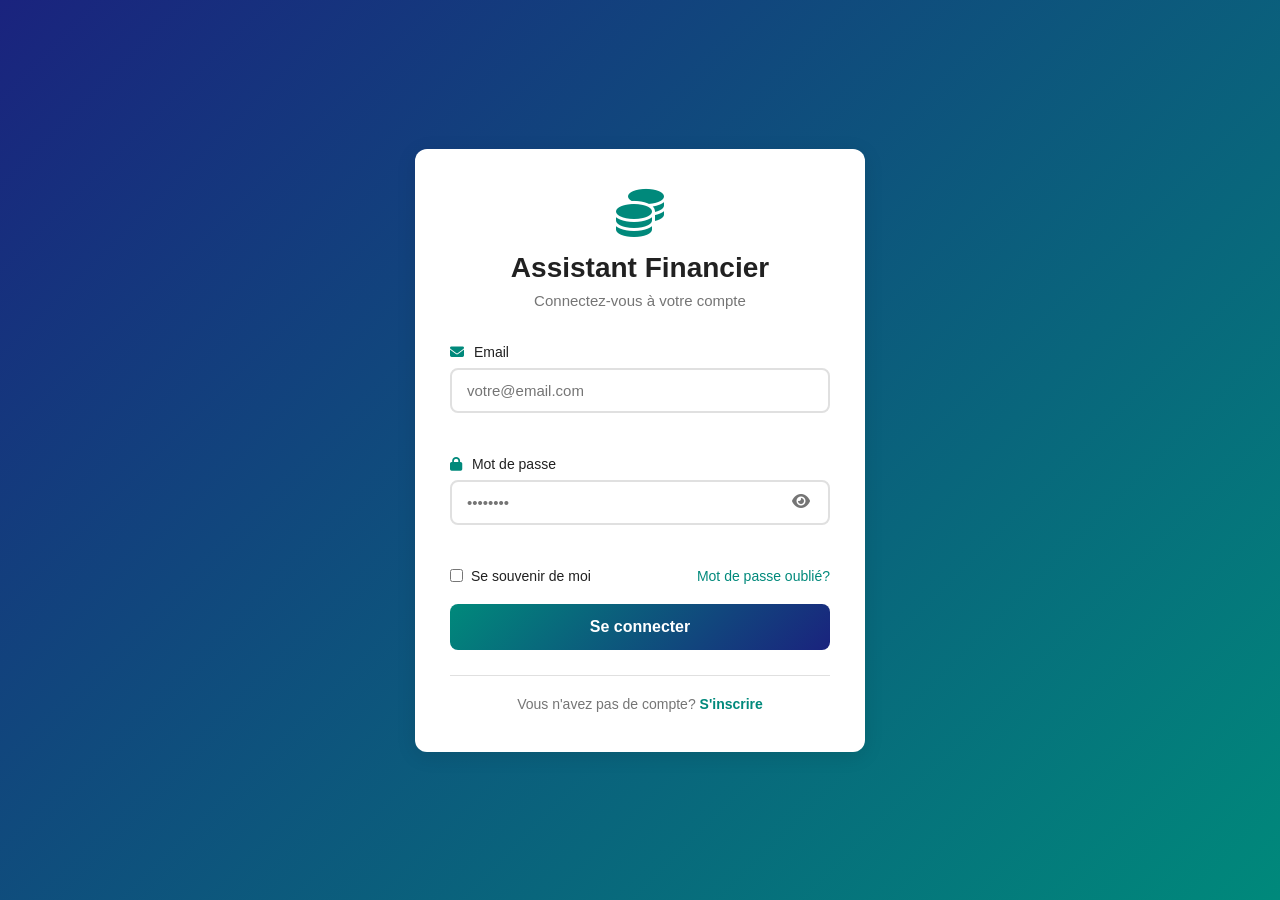
<file: frontend-web/transactions.html>
<!DOCTYPE html>
<html lang="en">
<head>
    <meta charset="UTF-8">
    <meta name="viewport" content="width=device-width, initial-scale=1.0">
    <title>Transactions - Financial Assistant</title>
    <link rel="stylesheet" href="css/dashboard.css">
    <link rel="stylesheet" href="https://cdnjs.cloudflare.com/ajax/libs/font-awesome/6.4.0/css/all.min.css">
    <style>
        .transactions-container {
            max-width: 1400px;
            margin: 0 auto;
            padding: 20px;
        }

        .transactions-header {
            display: flex;
            justify-content: space-between;
            align-items: center;
            margin-bottom: 30px;
        }

        .transactions-header h1 {
            margin: 0;
            color: #1a365d;
        }

        .header-actions {
            display: flex;
            gap: 10px;
        }

        .btn {
            padding: 10px 20px;
            border: none;
            border-radius: 5px;
            cursor: pointer;
            font-weight: 500;
            transition: all 0.3s;
        }

        .btn-primary {
            background: linear-gradient(135deg, #1a365d 0%, #2c5282 100%);
            color: white;
        }

        .btn-primary:hover {
            transform: translateY(-2px);
            box-shadow: 0 4px 8px rgba(26, 54, 93, 0.3);
        }

        .btn-secondary {
            background: #e2e8f0;
            color: #1a365d;
        }

        .btn-success {
            background: linear-gradient(135deg, #38a169 0%, #2f855a 100%);
            color: white;
        }

        .summary-cards {
            display: grid;
            grid-template-columns: repeat(auto-fit, minmax(200px, 1fr));
            gap: 20px;
            margin-bottom: 30px;
        }

        .summary-card {
            background: white;
            padding: 20px;
            border-radius: 10px;
            box-shadow: 0 2px 4px rgba(0,0,0,0.1);
        }

        .summary-card h3 {
            margin: 0 0 10px 0;
            font-size: 14px;
            color: #718096;
        }

        .summary-value {
            font-size: 28px;
            font-weight: 700;
            margin: 0;
        }

        .summary-value.positive { color: #38a169; }
        .summary-value.negative { color: #e53e3e; }
        .summary-value.neutral { color: #1a365d; }

        .filter-section {
            background: white;
            padding: 20px;
            border-radius: 10px;
            box-shadow: 0 2px 4px rgba(0,0,0,0.1);
            margin-bottom: 20px;
        }

        .filter-row {
            display: grid;
            grid-template-columns: repeat(auto-fit, minmax(180px, 1fr));
            gap: 15px;
        }

        .filter-group {
            display: flex;
            flex-direction: column;
        }

        .filter-group label {
            margin-bottom: 5px;
            font-weight: 500;
            color: #1a365d;
        }

        .filter-group select,
        .filter-group input {
            padding: 8px 12px;
            border: 1px solid #ddd;
            border-radius: 5px;
            font-size: 14px;
        }

        .transactions-table {
            background: white;
            border-radius: 10px;
            box-shadow: 0 2px 4px rgba(0,0,0,0.1);
            overflow: hidden;
        }

        table {
            width: 100%;
            border-collapse: collapse;
        }

        thead {
            background: linear-gradient(135deg, #1a365d 0%, #2c5282 100%);
            color: white;
        }

        th, td {
            padding: 15px;
            text-align: left;
        }

        th {
            font-weight: 600;
        }

        tbody tr {
            border-bottom: 1px solid #e2e8f0;
            transition: background 0.2s;
        }

        tbody tr:hover {
            background: #f7fafc;
        }

        .type-badge {
            display: inline-block;
            padding: 4px 12px;
            border-radius: 12px;
            font-size: 12px;
            font-weight: 500;
        }

        .type-income { background: #c6f6d5; color: #22543d; }
        .type-expense { background: #fed7d7; color: #742a2a; }

        .status-badge {
            display: inline-block;
            padding: 4px 12px;
            border-radius: 12px;
            font-size: 12px;
            font-weight: 500;
        }

        .status-completed { background: #c6f6d5; color: #22543d; }
        .status-pending { background: #feebc8; color: #7c2d12; }
        .status-cancelled { background: #fed7d7; color: #742a2a; }

        .action-buttons {
            display: flex;
            gap: 5px;
        }

        .btn-icon {
            padding: 5px 10px;
            font-size: 12px;
            background: #e2e8f0;
            color: #1a365d;
            border: none;
            border-radius: 4px;
            cursor: pointer;
        }

        .btn-icon:hover {
            background: #cbd5e0;
        }

        .btn-delete {
            background: #fc8181;
            color: white;
        }

        .btn-delete:hover {
            background: #f56565;
        }

        .modal {
            display: none;
            position: fixed;
            top: 0;
            left: 0;
            width: 100%;
            height: 100%;
            background: rgba(0,0,0,0.5);
            z-index: 1000;
            align-items: center;
            justify-content: center;
        }

        .modal.active {
            display: flex;
        }

        .modal-content {
            background: white;
            padding: 30px;
            border-radius: 10px;
            max-width: 500px;
            width: 90%;
            max-height: 90vh;
            overflow-y: auto;
        }

        .modal-header {
            display: flex;
            justify-content: space-between;
            align-items: center;
            margin-bottom: 20px;
        }

        .modal-header h2 {
            margin: 0;
            color: #1a365d;
        }

        .close-modal {
            background: none;
            border: none;
            font-size: 24px;
            cursor: pointer;
            color: #718096;
        }

        .form-group {
            margin-bottom: 15px;
        }

        .form-group label {
            display: block;
            margin-bottom: 5px;
            font-weight: 500;
            color: #1a365d;
        }

        .form-group input,
        .form-group select,
        .form-group textarea {
            width: 100%;
            padding: 10px;
            border: 1px solid #ddd;
            border-radius: 5px;
            font-size: 14px;
            box-sizing: border-box;
        }

        .form-group textarea {
            resize: vertical;
            min-height: 80px;
        }

        .form-actions {
            display: flex;
            gap: 10px;
            justify-content: flex-end;
            margin-top: 20px;
        }

        .empty-state {
            text-align: center;
            padding: 60px 20px;
            color: #718096;
        }

        .loading {
            text-align: center;
            padding: 40px;
            color: #718096;
        }

        .spinner {
            border: 3px solid #e2e8f0;
            border-top: 3px solid #1a365d;
            border-radius: 50%;
            width: 40px;
            height: 40px;
            animation: spin 1s linear infinite;
            margin: 0 auto 20px;
        }

        @keyframes spin {
            0% { transform: rotate(0deg); }
            100% { transform: rotate(360deg); }
        }

        /* Confirmation Modal */
        .confirm-modal {
            display: none;
            position: fixed;
            top: 0;
            left: 0;
            width: 100%;
            height: 100%;
            background: rgba(0, 0, 0, 0.5);
            z-index: 1000;
            justify-content: center;
            align-items: center;
        }

        .confirm-modal.active {
            display: flex;
        }

        .confirm-modal-content {
            background: white;
            padding: 30px;
            border-radius: 10px;
            box-shadow: 0 10px 25px rgba(0, 0, 0, 0.2);
            max-width: 400px;
            width: 90%;
            text-align: center;
        }

        .confirm-modal-icon {
            font-size: 48px;
            margin-bottom: 20px;
            color: #f6ad55;
        }

        .confirm-modal-message {
            font-size: 18px;
            color: #1a365d;
            margin-bottom: 30px;
            line-height: 1.5;
        }

        .confirm-modal-buttons {
            display: flex;
            gap: 15px;
            justify-content: center;
        }

        .confirm-btn-cancel {
            background: #e2e8f0;
            color: #1a365d;
            border: none;
            padding: 12px 24px;
            border-radius: 6px;
            cursor: pointer;
            font-weight: 500;
            transition: all 0.3s;
        }

        .confirm-btn-cancel:hover {
            background: #cbd5e0;
        }

        .confirm-btn-confirm {
            background: #fc8181;
            color: white;
            border: none;
            padding: 12px 24px;
            border-radius: 6px;
            cursor: pointer;
            font-weight: 500;
            transition: all 0.3s;
        }

        .confirm-btn-confirm:hover {
            background: #f56565;
            transform: translateY(-1px);
        }
    </style>
</head>
<body>
  <div class="dashboard-container">
      <!-- Sidebar -->
      <aside class="sidebar">
          <div class="sidebar-header">
              <i class="fas fa-coins"></i>
              <h2>Assistant Financier</h2>
          </div>

          <div class="user-profile">
              <div class="profile-avatar">
                  <i class="fas fa-user-circle"></i>
              </div>
              <div class="profile-info">
                  <h3 id="userName">Chargement...</h3>
                  <p id="userEmail">...</p>
              </div>
          </div>

          <nav class="sidebar-nav">
              <a href="#" class="nav-item" onclick="showSection('overview', this); return false;">
                  <i class="fas fa-chart-line"></i>
                  <span>Tableau de bord</span>
              </a>
              <a href="#" class="nav-item" onclick="showSection('assistant', this); return false;">
                  <i class="fas fa-microphone"></i>
                  <span>Assistant Vocal</span>
              </a>
              <a href="#" class="nav-item active" onclick="showSection('transactions', this); return false;">
                  <i class="fas fa-exchange-alt"></i>
                  <span>Transactions</span>
              </a>
              <a href="history.html" class="nav-item">
                  <i class="fas fa-history"></i>
                  <span>Historique</span>
              </a>
              <a href="settings.html" class="nav-item">
                  <i class="fas fa-cog"></i>
                  <span>Paramètres</span>
              </a>
              <a href="admin.html" class="nav-item" id="adminLink" style="display: none;">
                  <i class="fas fa-user-shield"></i>
                  <span>Admin Panel</span>
              </a>
              <a href="#" class="nav-item" onclick="handleLogout(); return false;">
                  <i class="fas fa-sign-out-alt"></i>
                  <span>Déconnexion</span>
              </a>
          </nav>
      </aside>

      <!-- Main Content -->
      <main class="main-content">
          <header class="content-header">
              <h1 id="sectionTitle">Transactions</h1>
              <button class="mobile-menu-btn" onclick="toggleSidebar()">
                  <i class="fas fa-bars"></i>
              </button>
          </header>

          <div class="transactions-container">
        <div class="transactions-header">
            <h1>💰 Transactions</h1>
            <div class="header-actions">
                <button class="btn btn-success" onclick="openAddModal()">+ Add Transaction</button>
            </div>
        </div>

        <div class="summary-cards" id="summaryCards">
            <div class="summary-card">
                <h3>Total Balance</h3>
                <p class="summary-value neutral" id="balance">€0.00</p>
            </div>
            <div class="summary-card">
                <h3>Total Income</h3>
                <p class="summary-value positive" id="income">€0.00</p>
            </div>
            <div class="summary-card">
                <h3>Total Expenses</h3>
                <p class="summary-value negative" id="expenses">€0.00</p>
            </div>
            <div class="summary-card">
                <h3>Transaction Count</h3>
                <p class="summary-value neutral" id="count">0</p>
            </div>
        </div>

        <div class="filter-section">
            <div class="filter-row">
                <div class="filter-group">
                    <label for="typeFilter">Type</label>
                    <select id="typeFilter">
                        <option value="">All Types</option>
                        <option value="income">Income</option>
                        <option value="expense">Expense</option>
                    </select>
                </div>
                <div class="filter-group">
                    <label for="categoryFilter">Category</label>
                    <select id="categoryFilter">
                        <option value="">All Categories</option>
                        <option value="salary">Salary</option>
                        <option value="food">Food</option>
                        <option value="transport">Transport</option>
                        <option value="entertainment">Entertainment</option>
                        <option value="utilities">Utilities</option>
                        <option value="shopping">Shopping</option>
                        <option value="healthcare">Healthcare</option>
                        <option value="other">Other</option>
                    </select>
                </div>
                <div class="filter-group">
                    <label for="startDate">Start Date</label>
                    <input type="date" id="startDate">
                </div>
                <div class="filter-group">
                    <label for="endDate">End Date</label>
                    <input type="date" id="endDate">
                </div>
                <div class="filter-group">
                    <label>&nbsp;</label>
                    <button class="btn btn-primary" onclick="applyFilters()" style="width: 100%;">Apply Filters</button>
                </div>
            </div>
        </div>

        <div class="transactions-table">
            <table>
                <thead>
                    <tr>
                        <th>Date</th>
                        <th>Description</th>
                        <th>Type</th>
                        <th>Category</th>
                        <th>Amount</th>
                        <th>Status</th>
                        <th>Payment</th>
                        <th>Actions</th>
                    </tr>
                </thead>
                <tbody id="transactionsBody">
                    <tr>
                        <td colspan="8">
                            <div class="loading">
                                <div class="spinner"></div>
                                <p>Loading transactions...</p>
                            </div>
                        </td>
                    </tr>
                </tbody>
            </table>
            </div>
        </main>
    </div>

    <!-- Confirmation Modal -->
    <div id="confirmModal" class="confirm-modal">
        <div class="confirm-modal-content">
            <div class="confirm-modal-icon">⚠️</div>
            <div id="confirmMessage" class="confirm-modal-message">Are you sure you want to delete this transaction?</div>
            <div class="confirm-modal-buttons">
                <button id="confirmCancel" class="confirm-btn-cancel">Cancel</button>
                <button id="confirmOk" class="confirm-btn-confirm">Delete</button>
            </div>
        </div>
    </div>

    <!-- Add/Edit Transaction Modal -->
    <div id="transactionModal" class="modal">
        <div class="modal-content">
            <div class="modal-header">
                <h2 id="modalTitle">Add Transaction</h2>
                <button class="close-modal" onclick="closeModal()">×</button>
            </div>
            <form id="transactionForm" onsubmit="saveTransaction(event)">
                <input type="hidden" id="transactionId">
                <div class="form-group">
                    <label for="type">Type *</label>
                    <select id="type" required>
                        <option value="">Select Type</option>
                        <option value="income">Income</option>
                        <option value="expense">Expense</option>
                    </select>
                </div>
                <div class="form-group">
                    <label for="montant">Amount *</label>
                    <input type="number" id="montant" step="0.01" min="0" required>
                </div>
                <div class="form-group">
                    <label for="description">Description *</label>
                    <textarea id="description" required></textarea>
                </div>
                <div class="form-group">
                    <label for="category">Category</label>
                    <select id="category">
                        <option value="">Select Category</option>
                        <option value="salary">Salary</option>
                        <option value="food">Food</option>
                        <option value="transport">Transport</option>
                        <option value="entertainment">Entertainment</option>
                        <option value="utilities">Utilities</option>
                        <option value="shopping">Shopping</option>
                        <option value="healthcare">Healthcare</option>
                        <option value="other">Other</option>
                    </select>
                </div>
                <div class="form-group">
                    <label for="paymentMethod">Payment Method</label>
                    <select id="paymentMethod">
                        <option value="">Select Method</option>
                        <option value="cash">Cash</option>
                        <option value="card">Card</option>
                        <option value="transfer">Transfer</option>
                        <option value="mobile">Mobile Payment</option>
                    </select>
                </div>
                <div class="form-group">
                    <label for="status">Status</label>
                    <select id="status">
                        <option value="completed">Completed</option>
                        <option value="pending">Pending</option>
                        <option value="cancelled">Cancelled</option>
                    </select>
                </div>
                <div class="form-group">
                    <label for="date">Date</label>
                    <input type="datetime-local" id="date">
                </div>
                <div class="form-actions">
                    <button type="button" class="btn btn-secondary" onclick="closeModal()">Cancel</button>
                    <button type="submit" class="btn btn-primary">Save Transaction</button>
                </div>
            </form>
        </div>
    </div>

    <script src="js/config.js"></script>
    <script src="js/auth.js"></script>
    <script src="js/api.js"></script>
    <script>
        let confirmCallback = null;

        function showConfirmModal(message, callback) {
            document.getElementById('confirmMessage').textContent = message;
            confirmCallback = callback;
            document.getElementById('confirmModal').classList.add('active');
        }

        function hideConfirmModal() {
            document.getElementById('confirmModal').classList.remove('active');
            confirmCallback = null;
        }

        document.getElementById('confirmCancel').addEventListener('click', hideConfirmModal);
        document.getElementById('confirmOk').addEventListener('click', () => {
            if (confirmCallback) confirmCallback();
            hideConfirmModal();
        });
    </script>
    <script>
        // Check authentication
        if (!requireAuth()) {
            // Will redirect to login
        }

        // Load user info
        const user = getUserInfo();
        if (user) {
            document.getElementById('userName').textContent = user.nom;
            document.getElementById('userEmail').textContent = user.email;
        }

        // Section navigation
        function showSection(sectionId, element) {
            if (sectionId === 'overview') {
                window.location.href = 'dashboard.html';
                return;
            }
            if (sectionId === 'assistant') {
                window.location.href = 'dashboard.html?section=assistant';
                return;
            }
            if (sectionId === 'transactions') {
                // Already on transactions page
                return;
            }
            // For other sections, redirect to dashboard
            window.location.href = 'dashboard.html';
        }

        // Check if user is admin and show admin link
        function checkAdminAccess() {
            const userInfo = getUserInfo();
            if (userInfo && userInfo.role === 'ADMIN') {
                const adminLink = document.getElementById('adminLink');
                if (adminLink) {
                    adminLink.style.display = 'flex';
                }
            }
        }

        // Logout
        function handleLogout() {
            showConfirmModal('Êtes-vous sûr de vouloir vous déconnecter?', () => {
                logout();
            });
        }

        // Mobile sidebar toggle
        function toggleSidebar() {
            document.querySelector('.sidebar').classList.toggle('active');
        }

        // Initialize
        window.addEventListener('DOMContentLoaded', checkAdminAccess);

        // Close sidebar when clicking outside on mobile
        document.addEventListener('click', (e) => {
            const sidebar = document.querySelector('.sidebar');
            const menuBtn = document.querySelector('.mobile-menu-btn');

            if (window.innerWidth <= 768 &&
                !sidebar.contains(e.target) &&
                !menuBtn.contains(e.target)) {
                sidebar.classList.remove('active');
            }
        });
    </script>
    <script>
        let allTransactions = [];
        let editingTransactionId = null;

        async function loadTransactions() {
            try {
                const token = getToken();
                
                const response = await fetch(`${API_BASE_URL}/api/transactions`, {
                    headers: { 'Authorization': `Bearer ${token}` }
                });

                if (!response.ok) throw new Error('Failed to load transactions');

                allTransactions = await response.json();
                displayTransactions(allTransactions);
                await loadSummary();
            } catch (error) {
                console.error('Error loading transactions:', error);
                document.getElementById('transactionsBody').innerHTML = `
                    <tr><td colspan="8" style="text-align: center; color: #fc8181;">
                        Failed to load transactions. Please try again.
                    </td></tr>
                `;
            }
        }

        async function loadSummary() {
            try {
                const token = getToken();
                const response = await fetch(`${API_BASE_URL}/api/transactions/summary`, {
                    headers: { 'Authorization': `Bearer ${token}` }
                });

                if (!response.ok) throw new Error('Failed to load summary');

                const summary = await response.json();
                document.getElementById('balance').textContent = `€${summary.balance.toFixed(2)}`;
                document.getElementById('income').textContent = `€${summary.totalIncome.toFixed(2)}`;
                document.getElementById('expenses').textContent = `€${summary.totalExpenses.toFixed(2)}`;
                document.getElementById('count').textContent = allTransactions.length;
            } catch (error) {
                console.error('Error loading summary:', error);
            }
        }

        function displayTransactions(transactions) {
            const tbody = document.getElementById('transactionsBody');
            
            if (transactions.length === 0) {
                tbody.innerHTML = `
                    <tr><td colspan="8">
                        <div class="empty-state">
                            <h3>No transactions yet</h3>
                            <p>Click "Add Transaction" to create your first transaction.</p>
                        </div>
                    </td></tr>
                `;
                return;
            }

            tbody.innerHTML = transactions.map(t => `
                <tr>
                    <td>${formatDate(t.date)}</td>
                    <td>${escapeHtml(t.description)}</td>
                    <td><span class="type-badge type-${t.type}">${t.type}</span></td>
                    <td>${t.category || '-'}</td>
                    <td style="font-weight: 600; color: ${t.type === 'income' ? '#38a169' : '#e53e3e'}">
                        ${t.type === 'income' ? '+' : '-'}€${Math.abs(t.montant).toFixed(2)}
                    </td>
                    <td><span class="status-badge status-${t.status}">${t.status}</span></td>
                    <td>${t.paymentMethod || '-'}</td>
                    <td>
                        <div class="action-buttons">
                            <button class="btn-icon" onclick="editTransaction(${t.id})">Edit</button>
                            <button class="btn-icon btn-delete" onclick="deleteTransaction(${t.id})">Delete</button>
                        </div>
                    </td>
                </tr>
            `).join('');
        }

        function applyFilters() {
            const type = document.getElementById('typeFilter').value;
            const category = document.getElementById('categoryFilter').value;
            const startDate = document.getElementById('startDate').value;
            const endDate = document.getElementById('endDate').value;

            let filtered = allTransactions;

            if (type) filtered = filtered.filter(t => t.type === type);
            if (category) filtered = filtered.filter(t => t.category === category);
            if (startDate) filtered = filtered.filter(t => new Date(t.date) >= new Date(startDate));
            if (endDate) filtered = filtered.filter(t => new Date(t.date) <= new Date(endDate));

            displayTransactions(filtered);
        }

        function openAddModal() {
            editingTransactionId = null;
            document.getElementById('modalTitle').textContent = 'Add Transaction';
            document.getElementById('transactionForm').reset();
            document.getElementById('transactionId').value = '';
            document.getElementById('status').value = 'completed';
            document.getElementById('transactionModal').classList.add('active');
        }

        function editTransaction(id) {
            const transaction = allTransactions.find(t => t.id === id);
            if (!transaction) return;

            editingTransactionId = id;
            document.getElementById('modalTitle').textContent = 'Edit Transaction';
            document.getElementById('transactionId').value = transaction.id;
            document.getElementById('type').value = transaction.type;
            document.getElementById('montant').value = transaction.montant;
            document.getElementById('description').value = transaction.description;
            document.getElementById('category').value = transaction.category || '';
            document.getElementById('paymentMethod').value = transaction.paymentMethod || '';
            document.getElementById('status').value = transaction.status;
            
            if (transaction.date) {
                const date = new Date(transaction.date);
                document.getElementById('date').value = date.toISOString().slice(0, 16);
            }

            document.getElementById('transactionModal').classList.add('active');
        }

        async function saveTransaction(event) {
            event.preventDefault();

            const transactionData = {
                type: document.getElementById('type').value,
                montant: parseFloat(document.getElementById('montant').value),
                description: document.getElementById('description').value,
                category: document.getElementById('category').value || null,
                paymentMethod: document.getElementById('paymentMethod').value || null,
                status: document.getElementById('status').value,
                date: document.getElementById('date').value ? new Date(document.getElementById('date').value).toISOString() : null
            };

            try {
                const token = getToken();
                const url = editingTransactionId 
                    ? `${API_BASE_URL}/api/transactions/${editingTransactionId}`
                    : `${API_BASE_URL}/api/transactions`;
                const method = editingTransactionId ? 'PUT' : 'POST';

                const response = await fetch(url, {
                    method,
                    headers: {
                        'Content-Type': 'application/json',
                        'Authorization': `Bearer ${token}`
                    },
                    body: JSON.stringify(transactionData)
                });

                if (!response.ok) throw new Error('Failed to save transaction');

                closeModal();
                await loadTransactions();
            } catch (error) {
                console.error('Error saving transaction:', error);
                alert('Failed to save transaction. Please try again.');
            }
        }

        async function deleteTransaction(id) {
            showConfirmModal('Are you sure you want to delete this transaction?', async () => {
                try {
                    const token = getToken();
                    const response = await fetch(`${API_BASE_URL}/api/transactions/${id}`, {
                        method: 'DELETE',
                        headers: { 'Authorization': `Bearer ${token}` }
                    });

                    if (!response.ok) throw new Error('Failed to delete transaction');

                    await loadTransactions();
                } catch (error) {
                    console.error('Error deleting transaction:', error);
                    alert('Failed to delete transaction. Please try again.');
                }
            });
        }

        function closeModal() {
            document.getElementById('transactionModal').classList.remove('active');
            document.getElementById('transactionForm').reset();
        }

        function formatDate(timestamp) {
            const date = new Date(timestamp);
            return date.toLocaleDateString() + ' ' + date.toLocaleTimeString([], { hour: '2-digit', minute: '2-digit' });
        }

        function escapeHtml(text) {
            const div = document.createElement('div');
            div.textContent = text;
            return div.innerHTML;
        }

        window.addEventListener('DOMContentLoaded', loadTransactions);
    </script>
</body>
</html>
</file>
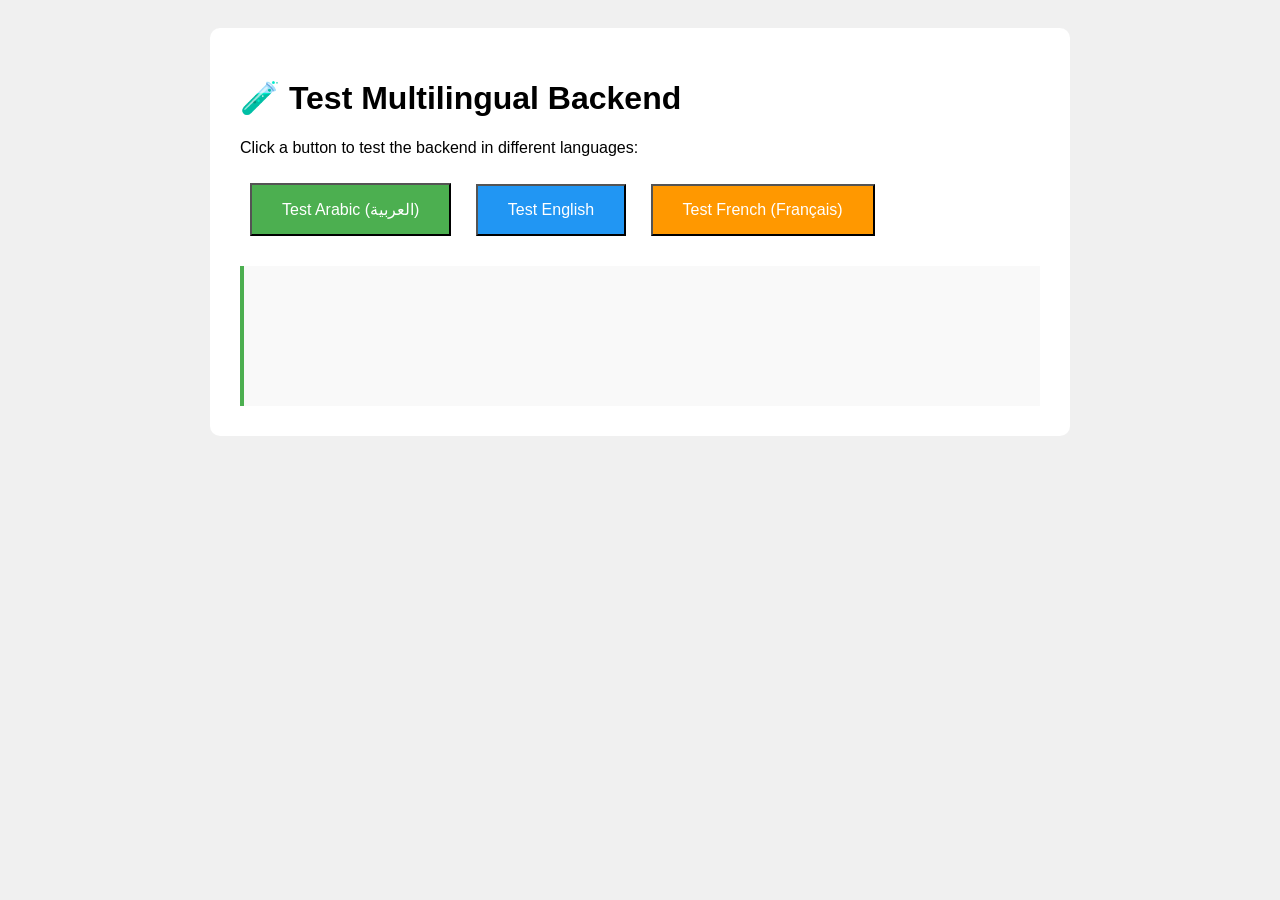
<file: frontend/build/web/test-request.html>
<!DOCTYPE html>
<html>
<head>
    <meta charset="UTF-8">
    <title>Test Multilingual Backend</title>
    <style>
        body { font-family: Arial; padding: 20px; background: #f0f0f0; }
        .container { max-width: 800px; margin: 0 auto; background: white; padding: 30px; border-radius: 10px; }
        button { padding: 15px 30px; margin: 10px; font-size: 16px; cursor: pointer; }
        .arabic { background: #4CAF50; color: white; }
        .english { background: #2196F3; color: white; }
        .french { background: #FF9800; color: white; }
        #result { margin-top: 20px; padding: 20px; background: #f9f9f9; border-left: 4px solid #4CAF50; min-height: 100px; }
        .error { border-left-color: #f44336 !important; }
    </style>
</head>
<body>
    <div class="container">
        <h1>🧪 Test Multilingual Backend</h1>
        <p>Click a button to test the backend in different languages:</p>
        
        <button class="arabic" onclick="testLanguage('ar', 'كيف أوفر المال')">Test Arabic (العربية)</button>
        <button class="english" onclick="testLanguage('en', 'How to save money')">Test English</button>
        <button class="french" onclick="testLanguage('fr', 'Comment économiser')">Test French (Français)</button>
        
        <div id="result"></div>
    </div>

    <script>
        async function testLanguage(language, query) {
            const resultDiv = document.getElementById('result');
            resultDiv.className = '';
            resultDiv.innerHTML = '<p>⏳ Sending request...</p>';
            
            try {
                const body = JSON.stringify({ query, language });
                console.log('Sending:', body);
                
                const response = await fetch('http://localhost:8080/api/conseil', {
                    method: 'POST',
                    headers: {
                        'Content-Type': 'application/json; charset=utf-8'
                    },
                    body: body
                });
                
                const text = await response.text();
                console.log('Response:', text);
                
                resultDiv.innerHTML = `
                    <p><strong>✅ Success!</strong></p>
                    <p><strong>Language:</strong> ${language.toUpperCase()}</p>
                    <p><strong>Query:</strong> ${query}</p>
                    <p><strong>Response:</strong></p>
                    <pre style="white-space: pre-wrap;">${text}</pre>
                `;
            } catch (error) {
                console.error('Error:', error);
                resultDiv.className = 'error';
                resultDiv.innerHTML = `
                    <p><strong>❌ Error!</strong></p>
                    <p>${error.message}</p>
                `;
            }
        }
    </script>
</body>
</html>
</file>
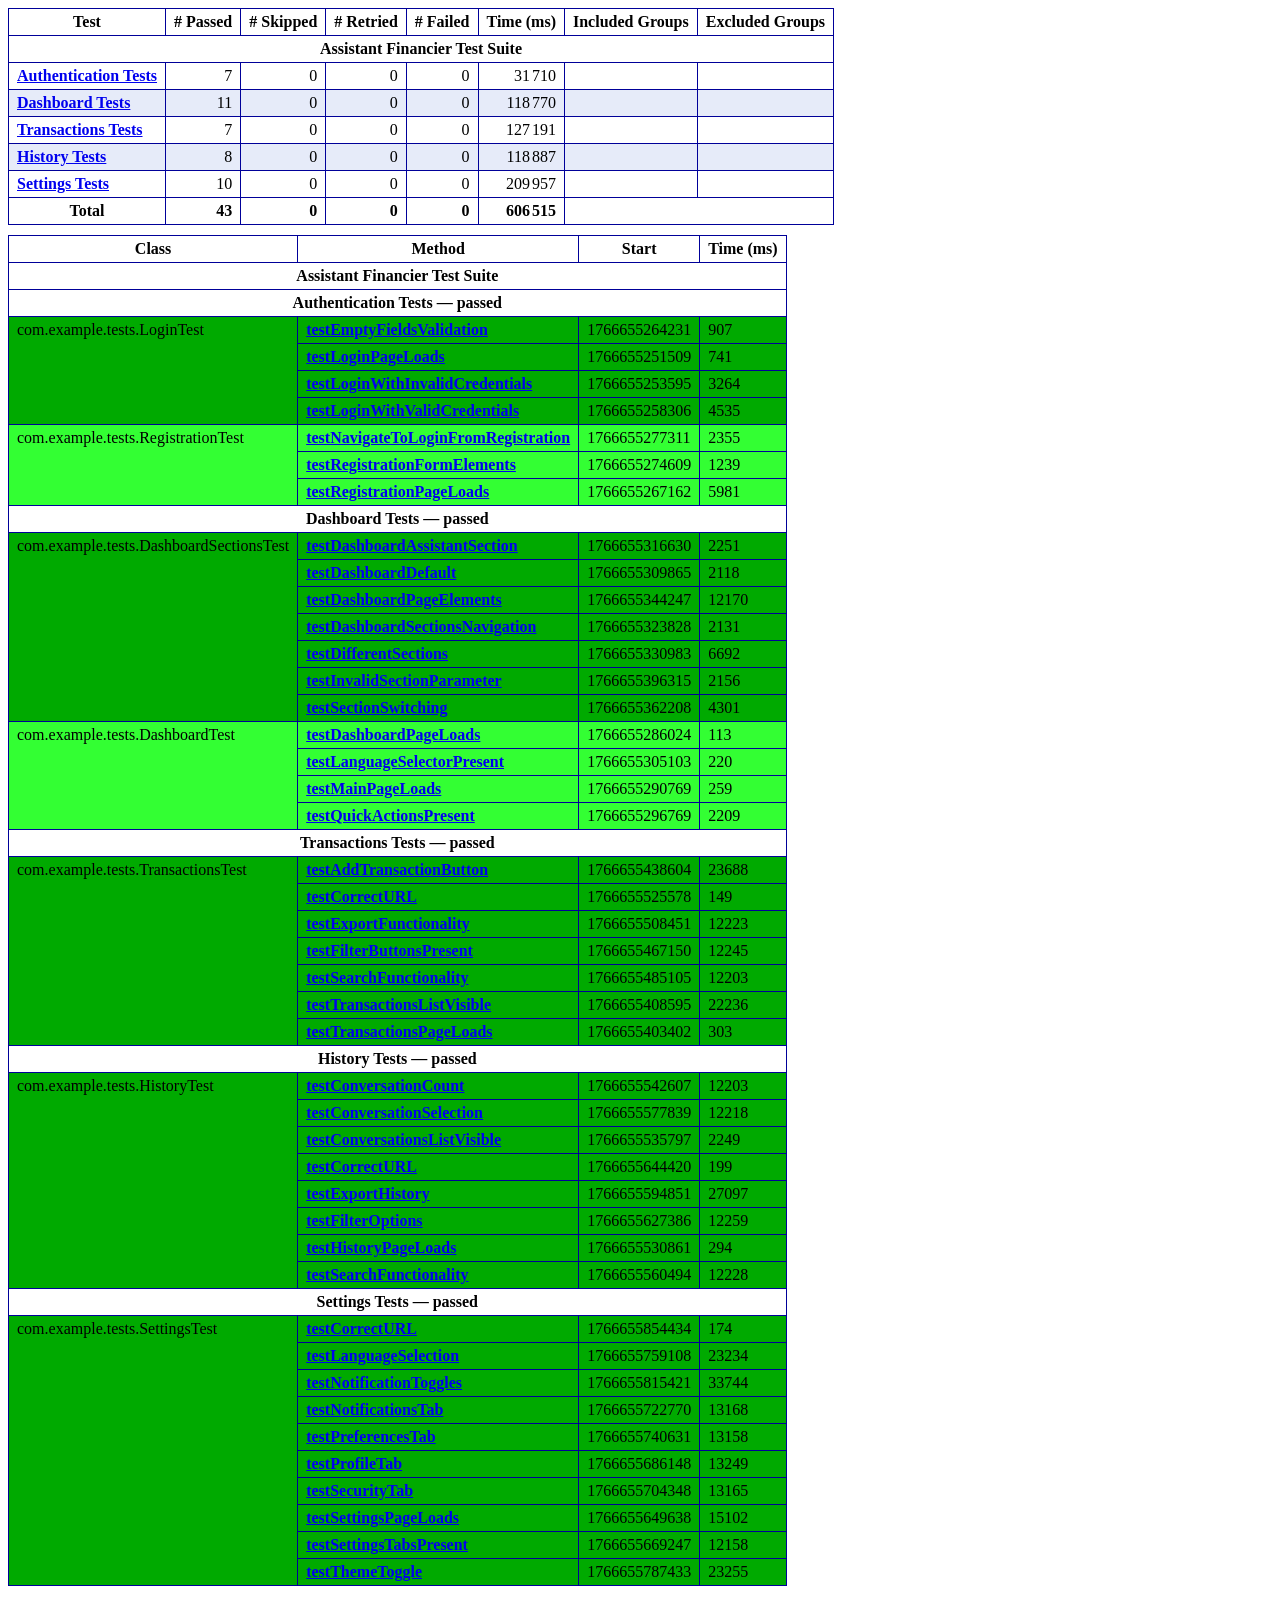
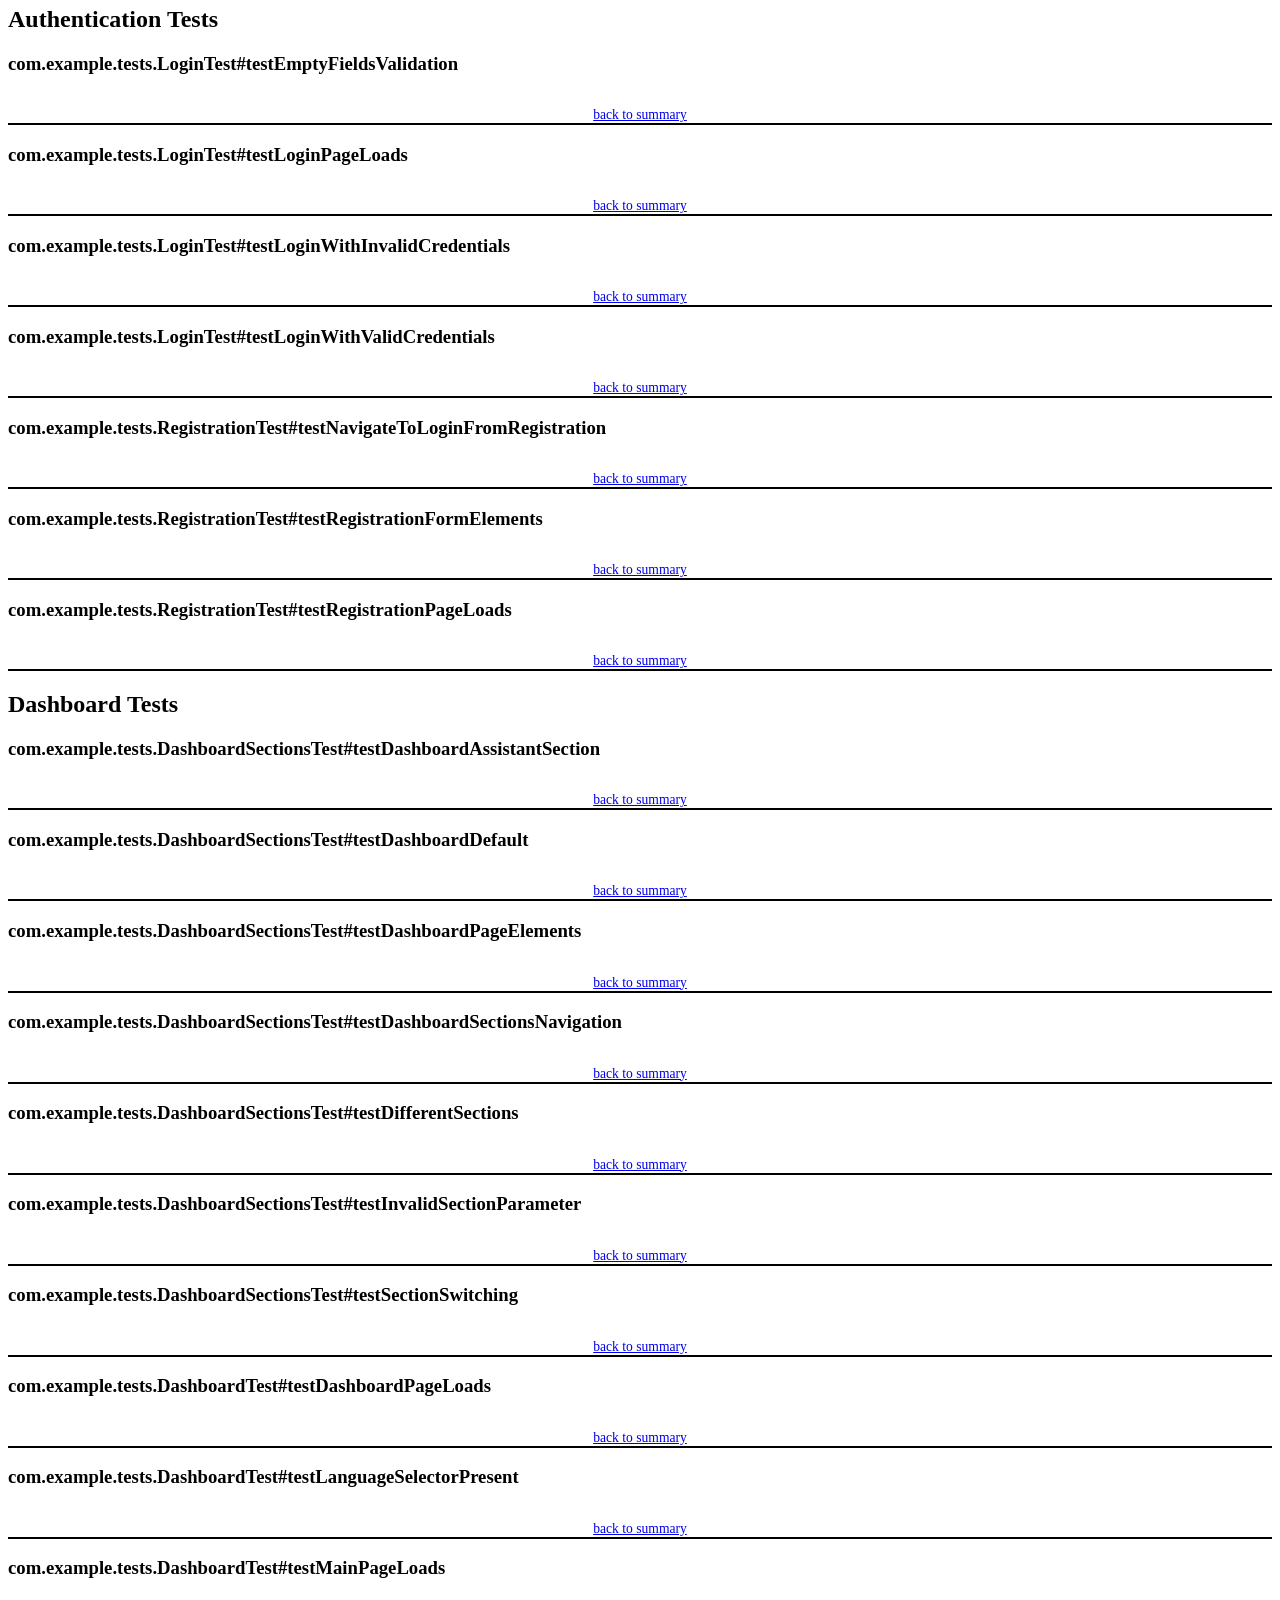
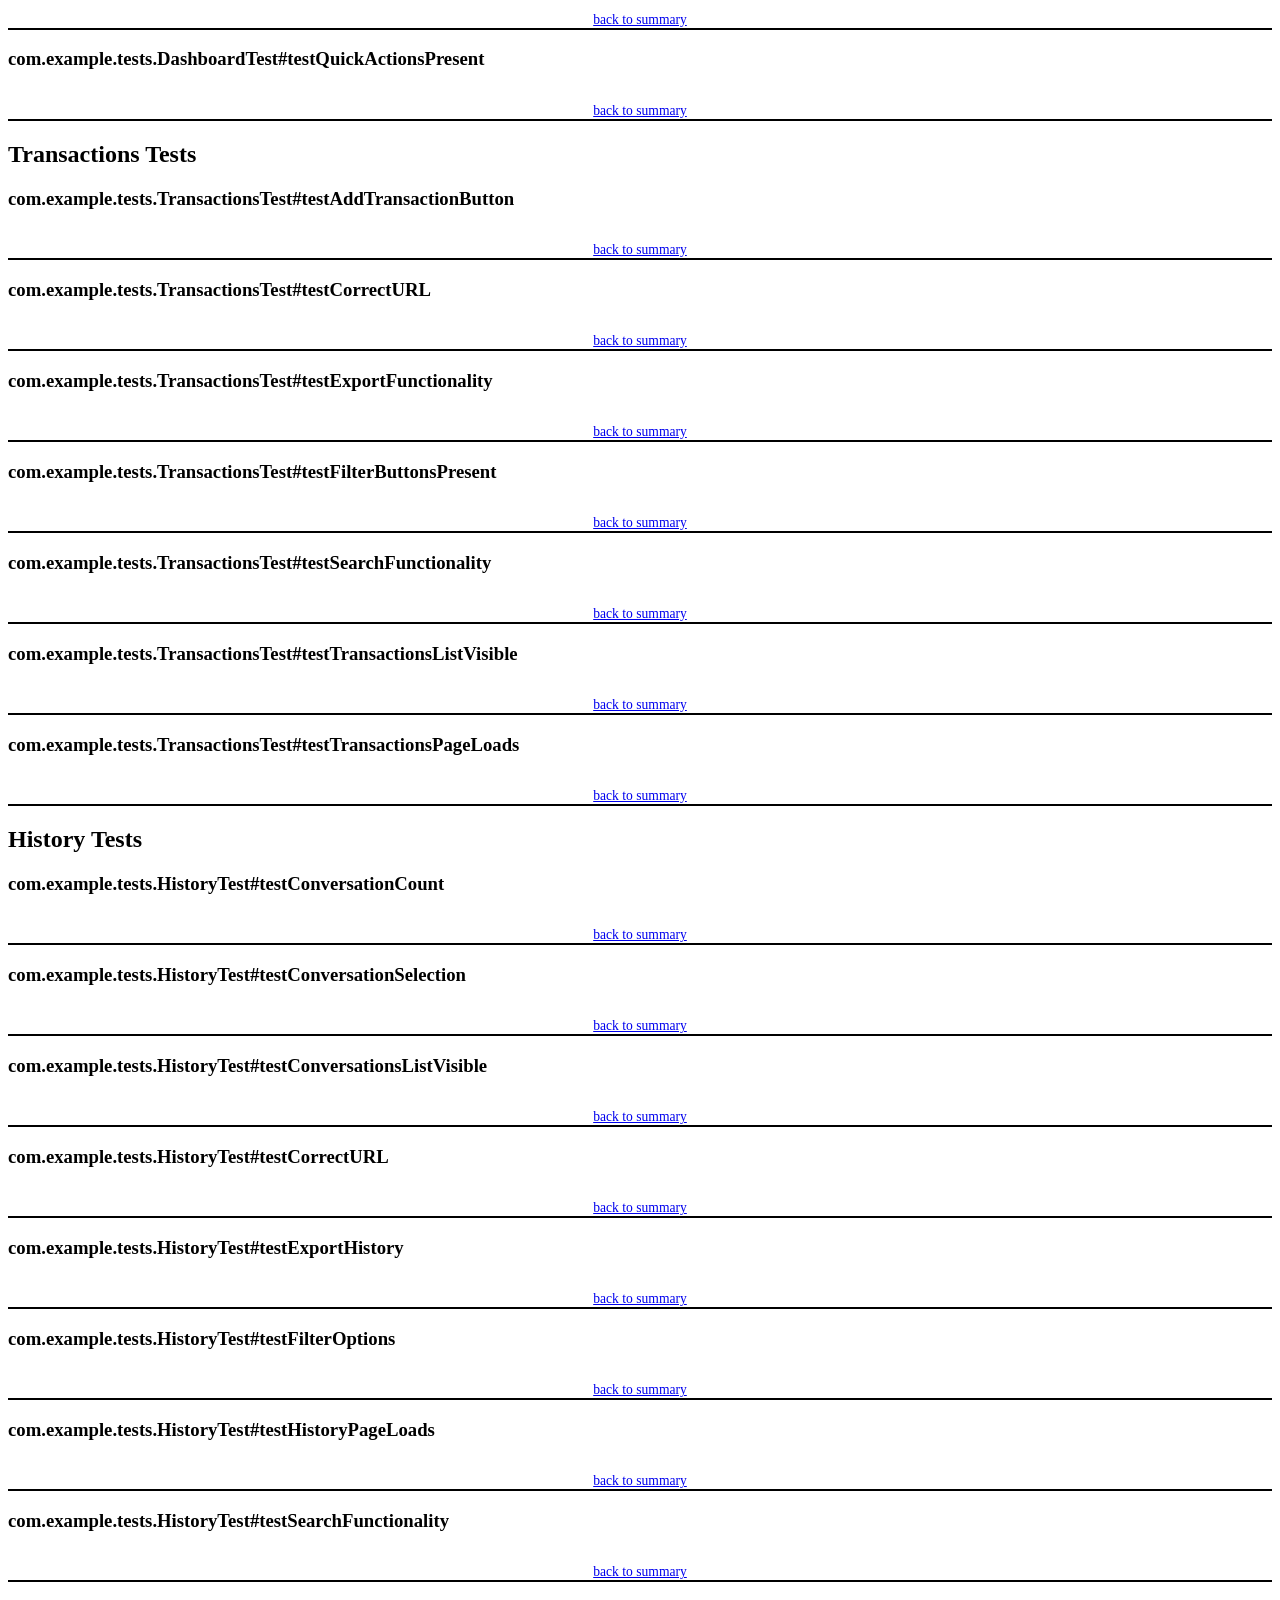
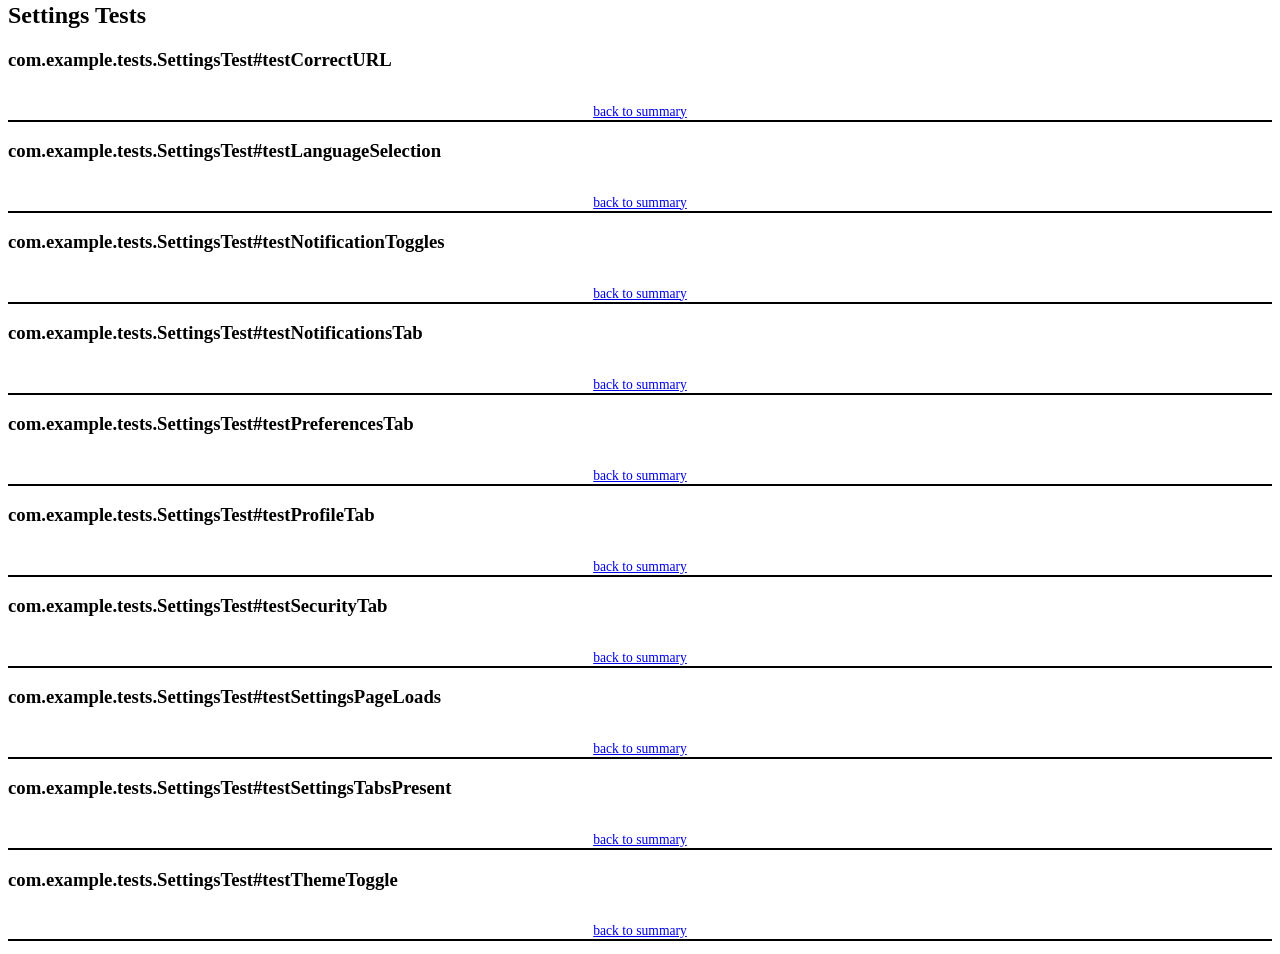
<file: selenium-tests/target/surefire-reports/emailable-report.html>
<!DOCTYPE html PUBLIC "-//W3C//DTD XHTML 1.1//EN" "https://www.w3.org/TR/xhtml11/DTD/xhtml11.dtd">
<html xmlns="https://www.w3.org/1999/xhtml">
<head>
<meta http-equiv="content-type" content="text/html; charset=UTF-8"/>
<title>TestNG Report</title>
<style type="text/css">table {margin-bottom:10px;border-collapse:collapse;empty-cells:show}th,td {border:1px solid #009;padding:.25em .5em}th {vertical-align:bottom}td {vertical-align:top}table a {font-weight:bold}.stripe td {background-color: #E6EBF9}.num {text-align:right}.passedodd td {background-color: #3F3}.passedeven td {background-color: #0A0}.skippedodd td {background-color: #DDD}.skippedeven td {background-color: #CCC}.failedodd td,.attn {background-color: #F33}.failedeven td,.stripe .attn {background-color: #D00}.stacktrace {white-space:pre;font-family:monospace}.totop {font-size:85%;text-align:center;border-bottom:2px solid #000}.invisible {display:none}</style>
</head>
<body>
<table>
<tr><th>Test</th><th># Passed</th><th># Skipped</th><th># Retried</th><th># Failed</th><th>Time (ms)</th><th>Included Groups</th><th>Excluded Groups</th></tr>
<tr><th colspan="8">Assistant Financier Test Suite</th></tr>
<tr><td><a href="#t0">Authentication Tests</a></td><td class="num">7</td><td class="num">0</td><td class="num">0</td><td class="num">0</td><td class="num">31 710</td><td></td><td></td></tr>
<tr class="stripe"><td><a href="#t1">Dashboard Tests</a></td><td class="num">11</td><td class="num">0</td><td class="num">0</td><td class="num">0</td><td class="num">118 770</td><td></td><td></td></tr>
<tr><td><a href="#t2">Transactions Tests</a></td><td class="num">7</td><td class="num">0</td><td class="num">0</td><td class="num">0</td><td class="num">127 191</td><td></td><td></td></tr>
<tr class="stripe"><td><a href="#t3">History Tests</a></td><td class="num">8</td><td class="num">0</td><td class="num">0</td><td class="num">0</td><td class="num">118 887</td><td></td><td></td></tr>
<tr><td><a href="#t4">Settings Tests</a></td><td class="num">10</td><td class="num">0</td><td class="num">0</td><td class="num">0</td><td class="num">209 957</td><td></td><td></td></tr>
<tr><th>Total</th><th class="num">43</th><th class="num">0</th><th class="num">0</th><th class="num">0</th><th class="num">606 515</th><th colspan="2"></th></tr>
</table>
<table id='summary'><thead><tr><th>Class</th><th>Method</th><th>Start</th><th>Time (ms)</th></tr></thead><tbody><tr><th colspan="4">Assistant Financier Test Suite</th></tr></tbody><tbody id="t0"><tr><th colspan="4">Authentication Tests &#8212; passed</th></tr><tr class="passedeven"><td rowspan="4">com.example.tests.LoginTest</td><td><a href="#m0">testEmptyFieldsValidation</a></td><td rowspan="1">1766655264231</td><td rowspan="1">907</td></tr><tr class="passedeven"><td><a href="#m1">testLoginPageLoads</a></td><td rowspan="1">1766655251509</td><td rowspan="1">741</td></tr><tr class="passedeven"><td><a href="#m2">testLoginWithInvalidCredentials</a></td><td rowspan="1">1766655253595</td><td rowspan="1">3264</td></tr><tr class="passedeven"><td><a href="#m3">testLoginWithValidCredentials</a></td><td rowspan="1">1766655258306</td><td rowspan="1">4535</td></tr><tr class="passedodd"><td rowspan="3">com.example.tests.RegistrationTest</td><td><a href="#m4">testNavigateToLoginFromRegistration</a></td><td rowspan="1">1766655277311</td><td rowspan="1">2355</td></tr><tr class="passedodd"><td><a href="#m5">testRegistrationFormElements</a></td><td rowspan="1">1766655274609</td><td rowspan="1">1239</td></tr><tr class="passedodd"><td><a href="#m6">testRegistrationPageLoads</a></td><td rowspan="1">1766655267162</td><td rowspan="1">5981</td></tr></tbody>
<tbody id="t1"><tr><th colspan="4">Dashboard Tests &#8212; passed</th></tr><tr class="passedeven"><td rowspan="7">com.example.tests.DashboardSectionsTest</td><td><a href="#m7">testDashboardAssistantSection</a></td><td rowspan="1">1766655316630</td><td rowspan="1">2251</td></tr><tr class="passedeven"><td><a href="#m8">testDashboardDefault</a></td><td rowspan="1">1766655309865</td><td rowspan="1">2118</td></tr><tr class="passedeven"><td><a href="#m9">testDashboardPageElements</a></td><td rowspan="1">1766655344247</td><td rowspan="1">12170</td></tr><tr class="passedeven"><td><a href="#m10">testDashboardSectionsNavigation</a></td><td rowspan="1">1766655323828</td><td rowspan="1">2131</td></tr><tr class="passedeven"><td><a href="#m11">testDifferentSections</a></td><td rowspan="1">1766655330983</td><td rowspan="1">6692</td></tr><tr class="passedeven"><td><a href="#m12">testInvalidSectionParameter</a></td><td rowspan="1">1766655396315</td><td rowspan="1">2156</td></tr><tr class="passedeven"><td><a href="#m13">testSectionSwitching</a></td><td rowspan="1">1766655362208</td><td rowspan="1">4301</td></tr><tr class="passedodd"><td rowspan="4">com.example.tests.DashboardTest</td><td><a href="#m14">testDashboardPageLoads</a></td><td rowspan="1">1766655286024</td><td rowspan="1">113</td></tr><tr class="passedodd"><td><a href="#m15">testLanguageSelectorPresent</a></td><td rowspan="1">1766655305103</td><td rowspan="1">220</td></tr><tr class="passedodd"><td><a href="#m16">testMainPageLoads</a></td><td rowspan="1">1766655290769</td><td rowspan="1">259</td></tr><tr class="passedodd"><td><a href="#m17">testQuickActionsPresent</a></td><td rowspan="1">1766655296769</td><td rowspan="1">2209</td></tr></tbody>
<tbody id="t2"><tr><th colspan="4">Transactions Tests &#8212; passed</th></tr><tr class="passedeven"><td rowspan="7">com.example.tests.TransactionsTest</td><td><a href="#m18">testAddTransactionButton</a></td><td rowspan="1">1766655438604</td><td rowspan="1">23688</td></tr><tr class="passedeven"><td><a href="#m19">testCorrectURL</a></td><td rowspan="1">1766655525578</td><td rowspan="1">149</td></tr><tr class="passedeven"><td><a href="#m20">testExportFunctionality</a></td><td rowspan="1">1766655508451</td><td rowspan="1">12223</td></tr><tr class="passedeven"><td><a href="#m21">testFilterButtonsPresent</a></td><td rowspan="1">1766655467150</td><td rowspan="1">12245</td></tr><tr class="passedeven"><td><a href="#m22">testSearchFunctionality</a></td><td rowspan="1">1766655485105</td><td rowspan="1">12203</td></tr><tr class="passedeven"><td><a href="#m23">testTransactionsListVisible</a></td><td rowspan="1">1766655408595</td><td rowspan="1">22236</td></tr><tr class="passedeven"><td><a href="#m24">testTransactionsPageLoads</a></td><td rowspan="1">1766655403402</td><td rowspan="1">303</td></tr></tbody>
<tbody id="t3"><tr><th colspan="4">History Tests &#8212; passed</th></tr><tr class="passedeven"><td rowspan="8">com.example.tests.HistoryTest</td><td><a href="#m25">testConversationCount</a></td><td rowspan="1">1766655542607</td><td rowspan="1">12203</td></tr><tr class="passedeven"><td><a href="#m26">testConversationSelection</a></td><td rowspan="1">1766655577839</td><td rowspan="1">12218</td></tr><tr class="passedeven"><td><a href="#m27">testConversationsListVisible</a></td><td rowspan="1">1766655535797</td><td rowspan="1">2249</td></tr><tr class="passedeven"><td><a href="#m28">testCorrectURL</a></td><td rowspan="1">1766655644420</td><td rowspan="1">199</td></tr><tr class="passedeven"><td><a href="#m29">testExportHistory</a></td><td rowspan="1">1766655594851</td><td rowspan="1">27097</td></tr><tr class="passedeven"><td><a href="#m30">testFilterOptions</a></td><td rowspan="1">1766655627386</td><td rowspan="1">12259</td></tr><tr class="passedeven"><td><a href="#m31">testHistoryPageLoads</a></td><td rowspan="1">1766655530861</td><td rowspan="1">294</td></tr><tr class="passedeven"><td><a href="#m32">testSearchFunctionality</a></td><td rowspan="1">1766655560494</td><td rowspan="1">12228</td></tr></tbody>
<tbody id="t4"><tr><th colspan="4">Settings Tests &#8212; passed</th></tr><tr class="passedeven"><td rowspan="10">com.example.tests.SettingsTest</td><td><a href="#m33">testCorrectURL</a></td><td rowspan="1">1766655854434</td><td rowspan="1">174</td></tr><tr class="passedeven"><td><a href="#m34">testLanguageSelection</a></td><td rowspan="1">1766655759108</td><td rowspan="1">23234</td></tr><tr class="passedeven"><td><a href="#m35">testNotificationToggles</a></td><td rowspan="1">1766655815421</td><td rowspan="1">33744</td></tr><tr class="passedeven"><td><a href="#m36">testNotificationsTab</a></td><td rowspan="1">1766655722770</td><td rowspan="1">13168</td></tr><tr class="passedeven"><td><a href="#m37">testPreferencesTab</a></td><td rowspan="1">1766655740631</td><td rowspan="1">13158</td></tr><tr class="passedeven"><td><a href="#m38">testProfileTab</a></td><td rowspan="1">1766655686148</td><td rowspan="1">13249</td></tr><tr class="passedeven"><td><a href="#m39">testSecurityTab</a></td><td rowspan="1">1766655704348</td><td rowspan="1">13165</td></tr><tr class="passedeven"><td><a href="#m40">testSettingsPageLoads</a></td><td rowspan="1">1766655649638</td><td rowspan="1">15102</td></tr><tr class="passedeven"><td><a href="#m41">testSettingsTabsPresent</a></td><td rowspan="1">1766655669247</td><td rowspan="1">12158</td></tr><tr class="passedeven"><td><a href="#m42">testThemeToggle</a></td><td rowspan="1">1766655787433</td><td rowspan="1">23255</td></tr></tbody>
</table>
<h2>Authentication Tests</h2><h3 id="m0">com.example.tests.LoginTest#testEmptyFieldsValidation</h3><table class="result"><tr><th class="invisible"/></tr></table><p class="totop"><a href="#summary">back to summary</a></p>
<h3 id="m1">com.example.tests.LoginTest#testLoginPageLoads</h3><table class="result"><tr><th class="invisible"/></tr></table><p class="totop"><a href="#summary">back to summary</a></p>
<h3 id="m2">com.example.tests.LoginTest#testLoginWithInvalidCredentials</h3><table class="result"><tr><th class="invisible"/></tr></table><p class="totop"><a href="#summary">back to summary</a></p>
<h3 id="m3">com.example.tests.LoginTest#testLoginWithValidCredentials</h3><table class="result"><tr><th class="invisible"/></tr></table><p class="totop"><a href="#summary">back to summary</a></p>
<h3 id="m4">com.example.tests.RegistrationTest#testNavigateToLoginFromRegistration</h3><table class="result"><tr><th class="invisible"/></tr></table><p class="totop"><a href="#summary">back to summary</a></p>
<h3 id="m5">com.example.tests.RegistrationTest#testRegistrationFormElements</h3><table class="result"><tr><th class="invisible"/></tr></table><p class="totop"><a href="#summary">back to summary</a></p>
<h3 id="m6">com.example.tests.RegistrationTest#testRegistrationPageLoads</h3><table class="result"><tr><th class="invisible"/></tr></table><p class="totop"><a href="#summary">back to summary</a></p>
<h2>Dashboard Tests</h2><h3 id="m7">com.example.tests.DashboardSectionsTest#testDashboardAssistantSection</h3><table class="result"><tr><th class="invisible"/></tr></table><p class="totop"><a href="#summary">back to summary</a></p>
<h3 id="m8">com.example.tests.DashboardSectionsTest#testDashboardDefault</h3><table class="result"><tr><th class="invisible"/></tr></table><p class="totop"><a href="#summary">back to summary</a></p>
<h3 id="m9">com.example.tests.DashboardSectionsTest#testDashboardPageElements</h3><table class="result"><tr><th class="invisible"/></tr></table><p class="totop"><a href="#summary">back to summary</a></p>
<h3 id="m10">com.example.tests.DashboardSectionsTest#testDashboardSectionsNavigation</h3><table class="result"><tr><th class="invisible"/></tr></table><p class="totop"><a href="#summary">back to summary</a></p>
<h3 id="m11">com.example.tests.DashboardSectionsTest#testDifferentSections</h3><table class="result"><tr><th class="invisible"/></tr></table><p class="totop"><a href="#summary">back to summary</a></p>
<h3 id="m12">com.example.tests.DashboardSectionsTest#testInvalidSectionParameter</h3><table class="result"><tr><th class="invisible"/></tr></table><p class="totop"><a href="#summary">back to summary</a></p>
<h3 id="m13">com.example.tests.DashboardSectionsTest#testSectionSwitching</h3><table class="result"><tr><th class="invisible"/></tr></table><p class="totop"><a href="#summary">back to summary</a></p>
<h3 id="m14">com.example.tests.DashboardTest#testDashboardPageLoads</h3><table class="result"><tr><th class="invisible"/></tr></table><p class="totop"><a href="#summary">back to summary</a></p>
<h3 id="m15">com.example.tests.DashboardTest#testLanguageSelectorPresent</h3><table class="result"><tr><th class="invisible"/></tr></table><p class="totop"><a href="#summary">back to summary</a></p>
<h3 id="m16">com.example.tests.DashboardTest#testMainPageLoads</h3><table class="result"><tr><th class="invisible"/></tr></table><p class="totop"><a href="#summary">back to summary</a></p>
<h3 id="m17">com.example.tests.DashboardTest#testQuickActionsPresent</h3><table class="result"><tr><th class="invisible"/></tr></table><p class="totop"><a href="#summary">back to summary</a></p>
<h2>Transactions Tests</h2><h3 id="m18">com.example.tests.TransactionsTest#testAddTransactionButton</h3><table class="result"><tr><th class="invisible"/></tr></table><p class="totop"><a href="#summary">back to summary</a></p>
<h3 id="m19">com.example.tests.TransactionsTest#testCorrectURL</h3><table class="result"><tr><th class="invisible"/></tr></table><p class="totop"><a href="#summary">back to summary</a></p>
<h3 id="m20">com.example.tests.TransactionsTest#testExportFunctionality</h3><table class="result"><tr><th class="invisible"/></tr></table><p class="totop"><a href="#summary">back to summary</a></p>
<h3 id="m21">com.example.tests.TransactionsTest#testFilterButtonsPresent</h3><table class="result"><tr><th class="invisible"/></tr></table><p class="totop"><a href="#summary">back to summary</a></p>
<h3 id="m22">com.example.tests.TransactionsTest#testSearchFunctionality</h3><table class="result"><tr><th class="invisible"/></tr></table><p class="totop"><a href="#summary">back to summary</a></p>
<h3 id="m23">com.example.tests.TransactionsTest#testTransactionsListVisible</h3><table class="result"><tr><th class="invisible"/></tr></table><p class="totop"><a href="#summary">back to summary</a></p>
<h3 id="m24">com.example.tests.TransactionsTest#testTransactionsPageLoads</h3><table class="result"><tr><th class="invisible"/></tr></table><p class="totop"><a href="#summary">back to summary</a></p>
<h2>History Tests</h2><h3 id="m25">com.example.tests.HistoryTest#testConversationCount</h3><table class="result"><tr><th class="invisible"/></tr></table><p class="totop"><a href="#summary">back to summary</a></p>
<h3 id="m26">com.example.tests.HistoryTest#testConversationSelection</h3><table class="result"><tr><th class="invisible"/></tr></table><p class="totop"><a href="#summary">back to summary</a></p>
<h3 id="m27">com.example.tests.HistoryTest#testConversationsListVisible</h3><table class="result"><tr><th class="invisible"/></tr></table><p class="totop"><a href="#summary">back to summary</a></p>
<h3 id="m28">com.example.tests.HistoryTest#testCorrectURL</h3><table class="result"><tr><th class="invisible"/></tr></table><p class="totop"><a href="#summary">back to summary</a></p>
<h3 id="m29">com.example.tests.HistoryTest#testExportHistory</h3><table class="result"><tr><th class="invisible"/></tr></table><p class="totop"><a href="#summary">back to summary</a></p>
<h3 id="m30">com.example.tests.HistoryTest#testFilterOptions</h3><table class="result"><tr><th class="invisible"/></tr></table><p class="totop"><a href="#summary">back to summary</a></p>
<h3 id="m31">com.example.tests.HistoryTest#testHistoryPageLoads</h3><table class="result"><tr><th class="invisible"/></tr></table><p class="totop"><a href="#summary">back to summary</a></p>
<h3 id="m32">com.example.tests.HistoryTest#testSearchFunctionality</h3><table class="result"><tr><th class="invisible"/></tr></table><p class="totop"><a href="#summary">back to summary</a></p>
<h2>Settings Tests</h2><h3 id="m33">com.example.tests.SettingsTest#testCorrectURL</h3><table class="result"><tr><th class="invisible"/></tr></table><p class="totop"><a href="#summary">back to summary</a></p>
<h3 id="m34">com.example.tests.SettingsTest#testLanguageSelection</h3><table class="result"><tr><th class="invisible"/></tr></table><p class="totop"><a href="#summary">back to summary</a></p>
<h3 id="m35">com.example.tests.SettingsTest#testNotificationToggles</h3><table class="result"><tr><th class="invisible"/></tr></table><p class="totop"><a href="#summary">back to summary</a></p>
<h3 id="m36">com.example.tests.SettingsTest#testNotificationsTab</h3><table class="result"><tr><th class="invisible"/></tr></table><p class="totop"><a href="#summary">back to summary</a></p>
<h3 id="m37">com.example.tests.SettingsTest#testPreferencesTab</h3><table class="result"><tr><th class="invisible"/></tr></table><p class="totop"><a href="#summary">back to summary</a></p>
<h3 id="m38">com.example.tests.SettingsTest#testProfileTab</h3><table class="result"><tr><th class="invisible"/></tr></table><p class="totop"><a href="#summary">back to summary</a></p>
<h3 id="m39">com.example.tests.SettingsTest#testSecurityTab</h3><table class="result"><tr><th class="invisible"/></tr></table><p class="totop"><a href="#summary">back to summary</a></p>
<h3 id="m40">com.example.tests.SettingsTest#testSettingsPageLoads</h3><table class="result"><tr><th class="invisible"/></tr></table><p class="totop"><a href="#summary">back to summary</a></p>
<h3 id="m41">com.example.tests.SettingsTest#testSettingsTabsPresent</h3><table class="result"><tr><th class="invisible"/></tr></table><p class="totop"><a href="#summary">back to summary</a></p>
<h3 id="m42">com.example.tests.SettingsTest#testThemeToggle</h3><table class="result"><tr><th class="invisible"/></tr></table><p class="totop"><a href="#summary">back to summary</a></p>
</body>
</html>
</file>
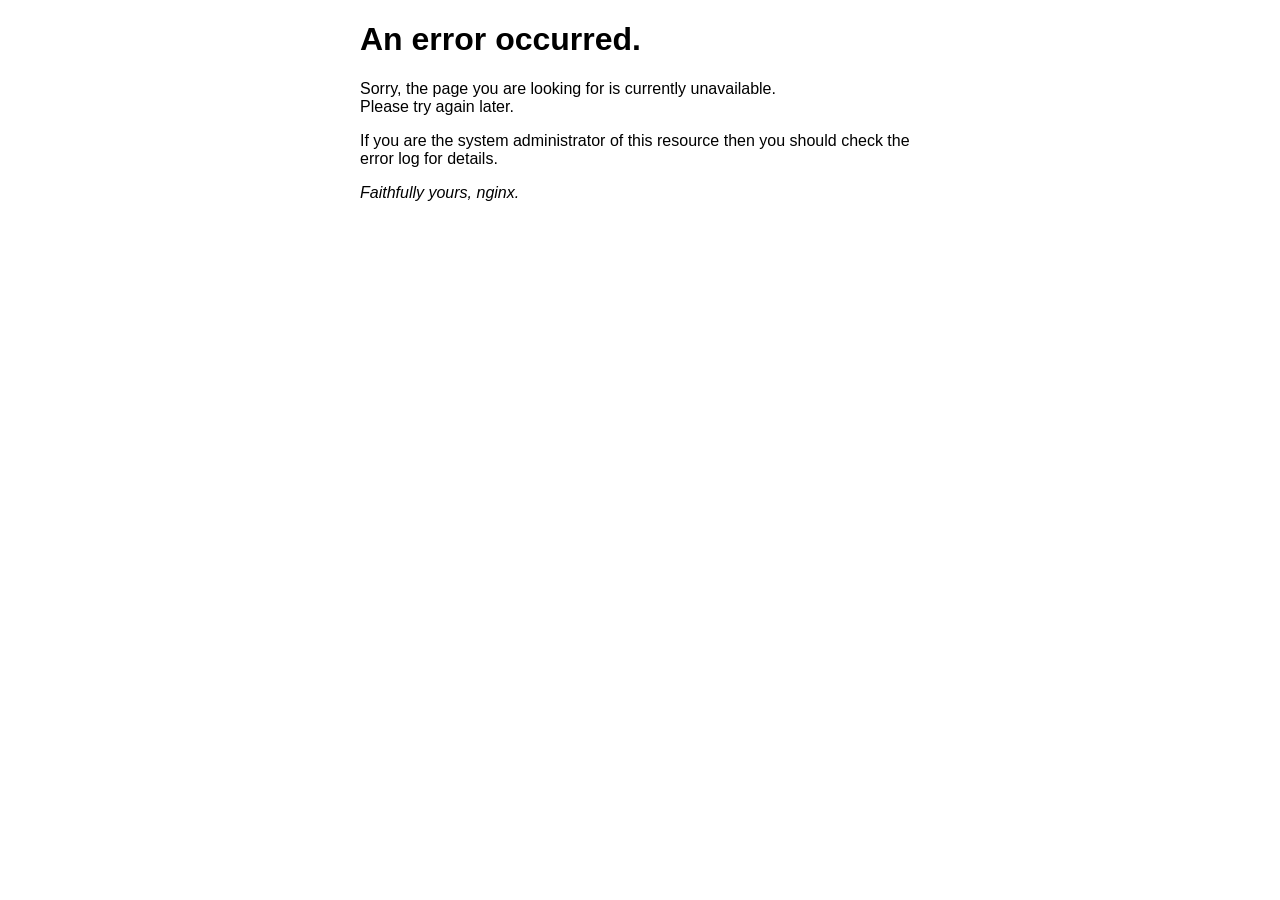
<file: frontend/build/web/html/50x.html>
<!DOCTYPE html>
<html>
<head>
<title>Error</title>
<style>
html { color-scheme: light dark; }
body { width: 35em; margin: 0 auto;
font-family: Tahoma, Verdana, Arial, sans-serif; }
</style>
</head>
<body>
<h1>An error occurred.</h1>
<p>Sorry, the page you are looking for is currently unavailable.<br/>
Please try again later.</p>
<p>If you are the system administrator of this resource then you should check
the error log for details.</p>
<p><em>Faithfully yours, nginx.</em></p>
</body>
</html>
</file>
<file: frontend-web/styles.css>
/* Modern Professional Styling */
:root {
    --primary-color: #00897B;
    --primary-dark: #00695C;
    --primary-light: #4DB6AC;
    --accent-color: #FF6F00;
    --success-color: #4CAF50;
    --background: #F5F5F5;
    --card-background: #FFFFFF;
    --text-primary: #212121;
    --text-secondary: #757575;
    --shadow: 0 2px 8px rgba(0,0,0,0.1);
    --shadow-hover: 0 4px 16px rgba(0,0,0,0.15);
}

* {
    margin: 0;
    padding: 0;
    box-sizing: border-box;
}

body {
    font-family: 'Segoe UI', Tahoma, Geneva, Verdana, sans-serif;
    background: linear-gradient(135deg, var(--primary-color) 0%, var(--primary-light) 100%);
    min-height: 100vh;
    padding: 20px;
    color: var(--text-primary);
}

.container {
    max-width: 900px;
    margin: 0 auto;
}

/* Header */
.header {
    display: flex;
    justify-content: space-between;
    align-items: center;
    background: var(--card-background);
    padding: 20px 30px;
    border-radius: 16px;
    box-shadow: var(--shadow);
    margin-bottom: 20px;
}

.logo {
    display: flex;
    align-items: center;
    gap: 15px;
}

.logo-icon {
    font-size: 48px;
}

.logo-text {
    font-size: 28px;
    font-weight: 700;
    color: var(--primary-color);
}

.language-selector {
    position: relative;
}

.language-dropdown {
    padding: 12px 20px;
    font-size: 16px;
    border: 2px solid var(--primary-color);
    border-radius: 25px;
    background: white;
    color: var(--text-primary);
    cursor: pointer;
    outline: none;
    font-weight: 600;
    transition: all 0.3s ease;
}

.language-dropdown:hover {
    background: var(--primary-color);
    color: white;
}

.language-dropdown:focus {
    box-shadow: 0 0 0 3px rgba(0, 137, 123, 0.2);
}

/* Subtitle */
.subtitle {
    text-align: center;
    font-size: 18px;
    color: white;
    margin-bottom: 30px;
    font-weight: 500;
}

/* Conversation Card */
.conversation-card {
    background: var(--card-background);
    border-radius: 16px;
    padding: 30px;
    box-shadow: var(--shadow);
    margin-bottom: 20px;
    min-height: 400px;
}

.section-title {
    font-size: 20px;
    font-weight: 600;
    color: var(--primary-color);
    margin-bottom: 20px;
}

.conversation-area {
    min-height: 300px;
    max-height: 500px;
    overflow-y: auto;
    padding: 20px;
    background: #FAFAFA;
    border-radius: 12px;
}

.welcome-message {
    text-align: center;
    padding: 60px 20px;
}

.welcome-icon {
    font-size: 64px;
    display: block;
    margin-bottom: 20px;
}

#welcomeText {
    font-size: 24px;
    font-weight: 600;
    color: var(--text-primary);
    margin-bottom: 10px;
}

.welcome-subtext {
    font-size: 16px;
    color: var(--text-secondary);
}


/* Message Bubbles */
.message {
    margin-bottom: 15px;
    animation: fadeIn 0.3s ease;
}

@keyframes fadeIn {
    from { opacity: 0; transform: translateY(10px); }
    to { opacity: 1; transform: translateY(0); }
}

.message-user {
    text-align: right;
}

.message-assistant {
    text-align: left;
}

.message-bubble {
    display: inline-block;
    max-width: 80%;
    padding: 15px 20px;
    border-radius: 18px;
    font-size: 15px;
    line-height: 1.5;
    word-wrap: break-word;
}

.message-user .message-bubble {
    background: var(--primary-color);
    color: white;
    border-bottom-right-radius: 4px;
}

.message-assistant .message-bubble {
    background: #E0E0E0;
    color: var(--text-primary);
    border-bottom-left-radius: 4px;
}

/* History Separator */
.history-separator {
    text-align: center;
    margin: 30px 0;
    position: relative;
}

.history-separator::before {
    content: '';
    position: absolute;
    top: 50%;
    left: 0;
    right: 0;
    height: 1px;
    background: #E0E0E0;
}

.history-separator span {
    background: #FAFAFA;
    color: var(--text-secondary);
    padding: 0 20px;
    font-size: 14px;
    font-style: italic;
}

/* Quick Actions */
.quick-actions {
    background: var(--card-background);
    border-radius: 16px;
    padding: 25px;
    box-shadow: var(--shadow);
    margin-bottom: 20px;
}

.action-buttons {
    display: grid;
    grid-template-columns: repeat(auto-fit, minmax(150px, 1fr));
    gap: 15px;
}

.action-btn {
    padding: 20px;
    border: none;
    border-radius: 12px;
    font-size: 16px;
    font-weight: 600;
    cursor: pointer;
    transition: all 0.3s ease;
    display: flex;
    flex-direction: column;
    align-items: center;
    gap: 8px;
    color: white;
    box-shadow: var(--shadow);
}

.action-btn:hover {
    transform: translateY(-3px);
    box-shadow: var(--shadow-hover);
}

.loan-btn { background: linear-gradient(135deg, #667eea 0%, #764ba2 100%); }
.savings-btn { background: linear-gradient(135deg, #f093fb 0%, #f5576c 100%); }
.budget-btn { background: linear-gradient(135deg, #4facfe 0%, #00f2fe 100%); }
.invest-btn { background: linear-gradient(135deg, #43e97b 0%, #38f9d7 100%); }

.btn-icon {
    font-size: 32px;
}

/* Input Controls */
.input-controls {
    display: flex;
    gap: 15px;
    justify-content: center;
}

.control-btn {
    padding: 18px 40px;
    border: none;
    border-radius: 30px;
    font-size: 16px;
    font-weight: 600;
    cursor: pointer;
    transition: all 0.3s ease;
    display: flex;
    align-items: center;
    gap: 10px;
    box-shadow: var(--shadow);
}

.mic-btn {
    background: var(--primary-color);
    color: white;
}

.mic-btn:hover {
    background: var(--primary-dark);
    transform: scale(1.05);
}

.mic-btn.listening {
    background: #F44336;
    animation: pulse 1.5s infinite;
}

@keyframes pulse {
    0%, 100% { transform: scale(1); }
    50% { transform: scale(1.08); }
}

.type-btn {
    background: white;
    color: var(--primary-color);
    border: 2px solid var(--primary-color);
}

.type-btn:hover {
    background: var(--primary-color);
    color: white;
}

.stop-btn {
    background: #F44336;
    color: white;
}

.stop-btn:hover {
    background: #D32F2F;
    transform: scale(1.05);
}

/* Modal */
.modal {
    display: none;
    position: fixed;
    top: 0;
    left: 0;
    width: 100%;
    height: 100%;
    background: rgba(0,0,0,0.5);
    z-index: 1000;
    align-items: center;
    justify-content: center;
}

.modal.active {
    display: flex;
}

.modal-content {
    background: var(--card-background);
    padding: 30px;
    border-radius: 16px;
    max-width: 500px;
    width: 90%;
    box-shadow: 0 8px 32px rgba(0,0,0,0.3);
}

.modal-content h3 {
    font-size: 22px;
    margin-bottom: 20px;
    color: var(--primary-color);
}

#textInput {
    width: 100%;
    padding: 15px;
    border: 2px solid #E0E0E0;
    border-radius: 8px;
    font-size: 16px;
    font-family: inherit;
    resize: vertical;
    margin-bottom: 20px;
}

#textInput:focus {
    outline: none;
    border-color: var(--primary-color);
}

.modal-buttons {
    display: flex;
    gap: 10px;
    justify-content: flex-end;
}

.modal-btn {
    padding: 12px 24px;
    border: none;
    border-radius: 8px;
    font-size: 16px;
    font-weight: 600;
    cursor: pointer;
    transition: all 0.3s ease;
}

.cancel-btn {
    background: #E0E0E0;
    color: var(--text-primary);
}

.cancel-btn:hover {
    background: #BDBDBD;
}

.send-btn {
    background: var(--primary-color);
    color: white;
}

.send-btn:hover {
    background: var(--primary-dark);
}

/* Loading Spinner */
.loading-spinner {
    position: fixed;
    top: 0;
    left: 0;
    width: 100%;
    height: 100%;
    background: rgba(0,0,0,0.7);
    display: flex;
    flex-direction: column;
    align-items: center;
    justify-content: center;
    z-index: 2000;
}

.loading-spinner.hidden {
    display: none;
}

.spinner {
    width: 60px;
    height: 60px;
    border: 5px solid rgba(255,255,255,0.3);
    border-top-color: white;
    border-radius: 50%;
    animation: spin 1s linear infinite;
}

@keyframes spin {
    to { transform: rotate(360deg); }
}

#loadingText {
    color: white;
    font-size: 18px;
    margin-top: 20px;
}

/* RTL Support for Arabic */
.rtl {
    direction: rtl;
    text-align: right;
}

.rtl .message-user {
    text-align: left;
}

.rtl .message-assistant {
    text-align: right;
}

.rtl .message-user .message-bubble {
    border-bottom-right-radius: 18px;
    border-bottom-left-radius: 4px;
}

.rtl .message-assistant .message-bubble {
    border-bottom-left-radius: 18px;
    border-bottom-right-radius: 4px;
}

/* Responsive Design */
@media (max-width: 768px) {
    .header {
        flex-direction: column;
        gap: 15px;
    }
    
    .action-buttons {
        grid-template-columns: repeat(2, 1fr);
    }
    
    .input-controls {
        flex-direction: column;
    }
    
    .control-btn {
        width: 100%;
    }
}
</file>
<file: selenium-tests/target/surefire-reports/testng-reports1.css>
body {
    background-color: whitesmoke;
    margin: 0 0 5px 5px;
}
ul {
     margin-top: 10px;
     margin-left:-10px;
}
 li {
     font-family: "Helvetica Neue", Helvetica, Arial, sans-serif;
     padding:5px 5px;
 }
 a {
     text-decoration: none;
     color: black;
     font-size: 14px;
 }

 a:hover {
    color:black ;
    text-decoration: underline;
 }

 .navigator-selected {
     /* #ffa500; Mouse hover color after click Orange.*/
     background:#027368
 }

 .wrapper {
     position: absolute;
     top: 60px;
     bottom: 0;
     left: 400px;
     right: 0;
     margin-right:9px;
     overflow: auto;/*imortant*/
 }

 .navigator-root {
     position: absolute;
     top: 60px;
     bottom: 0;
     left: 0;
     width: 400px;
     overflow-y: auto;/*important*/
 }

 .suite {
     margin: -5px 10px 10px 5px;
     background-color: whitesmoke ;/*Colour of the left bside box*/
 }

 .suite-name {
     font-size: 24px;
     font-family: "Helvetica Neue", Helvetica, Arial, sans-serif;/*All TEST SUITE*/
     color: white;
 }

 .main-panel-header {
     padding: 5px;
     background-color: #027368; /*afeeee*/;
     font-family: "Helvetica Neue", Helvetica, Arial, sans-serif;
     color:white;
     font-size: 18px;
 }

 .main-panel-content {
     padding: 5px;
     margin-bottom: 10px;
     background-color: #CCD0D1; /*d0ffff*/; /*Belongs to backGround of rightSide boxes*/
 }

 .rounded-window {
     border-style: dotted;
     border-width: 1px;/*Border of left Side box*/
     background-color: whitesmoke;
     border-radius: 10px;
 }

 .rounded-window-top {
     border-top-right-radius: 10px 10px;
     border-top-left-radius: 10px 10px;
     border-style: solid;
     border-width: 1px;
     overflow: auto;/*Top of RightSide box*/
 }

 .light-rounded-window-top {
     background-color: #027368;
     padding-left:120px;
     border-radius: 10px;

 }

 .rounded-window-bottom {
     border-bottom-right-radius: 10px 10px;
     border-bottom-left-radius: 10px 10px;
     overflow: auto;/*Bottom of rightSide box*/
 }

 .method-name {
     font-size: 14px;
     font-family: "Helvetica Neue", Helvetica, Arial, sans-serif;
     font-weight: bold;
 }

 .method-content {
     border-style: solid;
     border-width: 0 0 1px 0;
     margin-bottom: 10px;
     padding-bottom: 5px;
     width: 100%;
 }

 .parameters {
     font-size: 14px;
     font-family: "Helvetica Neue", Helvetica, Arial, sans-serif;
 }

 .stack-trace {
     white-space: pre;
     font-family: "Helvetica Neue", Helvetica, Arial, sans-serif;
     font-size: 12px;
     font-weight: bold;
     margin-top: 0;
     margin-left: 20px; /*Error Stack Trace Message*/
 }

 .testng-xml {
    font-family: "Helvetica Neue", Helvetica, Arial, sans-serif;
 }

 .method-list-content {
     margin-left: 10px;
 }

 .navigator-suite-content {
     margin-left: 10px;
     font: 12px 'Lucida Grande';
 }

 .suite-section-title {
     font-family: "Helvetica Neue", Helvetica, Arial, sans-serif;
     font-size: 14px;
     font-weight:bold;
     background-color: #8C8887;
     margin-left: -10px;
     margin-top:10px;
     padding:6px;
 }

 .suite-section-content {
     list-style-image: url(bullet_point.png);
     background-color: whitesmoke;
     font-family: "Helvetica Neue", Helvetica, Arial, sans-serif;
     overflow: hidden;
 }

 .top-banner-root {
     position: absolute;
     top: 0;
     height: 45px;
     left: 0;
     right: 0;
     padding: 5px;
     margin: 0 0 5px 0;
     background-color: #027368;
     font-family: "Helvetica Neue", Helvetica, Arial, sans-serif;
     font-size: 18px;
     color: #fff;
     text-align: center;/*Belongs to the Top of Report*//*Status: - Completed*/
 }

 .top-banner-title-font {
     font-size: 25px;
     font-family: "Helvetica Neue", Helvetica, Arial, sans-serif;
     padding: 3px;
     float: right;
 }

 .test-name {
     font-family: "Helvetica Neue", Helvetica, Arial, sans-serif;
     font-size: 16px;
 }

 .suite-icon {
     padding: 5px;
     float: right;
     height: 20px;
 }

 .test-group {
     font: 20px 'Lucida Grande';
     margin: 5px 5px 10px 5px;
     border-width: 0 0 1px 0;
     border-style: solid;
     padding: 5px;
 }

 .test-group-name {
     font-weight: bold;
 }

 .method-in-group {
     font-size: 16px;
     margin-left: 80px;
 }

 table.google-visualization-table-table {
     width: 100%;
 }

 .reporter-method-name {
     font-size: 14px;
     font-family: "Helvetica Neue", Helvetica, Arial, sans-serif;
 }

 .reporter-method-output-div {
     padding: 5px;
     margin: 0 0 5px 20px;
     font-size: 12px;
     font-family: "Helvetica Neue", Helvetica, Arial, sans-serif;
     border-width: 0 0 0 1px;
     border-style: solid;
 }

 .ignored-class-div {
     font-size: 14px;
     font-family: "Helvetica Neue", Helvetica, Arial, sans-serif;
 }

 .ignored-methods-div {
     padding: 5px;
     margin: 0 0 5px 20px;
     font-size: 12px;
     font-family: "Helvetica Neue", Helvetica, Arial, sans-serif;
     border-width: 0 0 0 1px;
     border-style: solid;
 }

 .border-failed {
    border-radius:2px;
     border-style: solid;
     border-width: 0 0 0 10px;
     border-color: #F20505;
 }

 .border-skipped {
     border-radius:2px;
     border-style: solid;
     border-width: 0 0 0 10px;
     border-color: #F2BE22;
 }

 .border-passed {
     border-radius:2px;
     border-style: solid;
     border-width: 0 0 0 10px;
     border-color: #038C73;
 }

 .times-div {
     text-align: center;
     padding: 5px;
 }

 .suite-total-time {
     font: 16px 'Lucida Grande';
 }

 .configuration-suite {
     margin-left: 20px;
 }

 .configuration-test {
     margin-left: 40px;
 }

 .configuration-class {
     margin-left: 60px;
 }

 .configuration-method {
     margin-left: 80px;
 }

 .test-method {
     margin-left: 100px;
 }

 .chronological-class {
     background-color: #CCD0D1;
     border-width: 0 0 1px 1px;/*Chronological*/
 }

 .method-start {
     float: right;
 }

 .chronological-class-name {
     padding: 0 0 0 5px;
     margin-top:5px;
     font-family: "Helvetica Neue", Helvetica, Arial, sans-serif;
     color: #008;
 }

 .after, .before, .test-method {
     font-family: "Helvetica Neue", Helvetica, Arial, sans-serif;
     font-size: 14px;
     margin-top:5px;
 }

 .navigator-suite-header {
     font-size: 18px;
     margin: 0px 10px 10px 5px;
     padding: 5px;
     border-radius: 10px;
     background-color: #027368;
     color: white;
     font-weight:bold;
     font-family: "Helvetica Neue", Helvetica, Arial, sans-serif;
     text-align: center; /*All Suites on top of left box*//*Status: -Completed*/
 }

 .collapse-all-icon {
     padding: 3px;
     float: right;
 }
 .button{
    position: absolute;
    margin-left:500px;
    margin-top:8px;
    background-color: white;
    color:#027368;
    font-family: "Helvetica Neue", Helvetica, Arial, sans-serif;
    font-weight:bold;
    border-color:#027368;
    border-radius:25px;
    cursor: pointer;
    height:30px;
    width:150px;
    outline: none;
}
/*Author: - Akhil Gullapalli*/
</file>
<file: selenium-tests/target/surefire-reports/testng-reports.css>
body {
    margin: 0 0 5px 5px;
}

ul {
    margin: 0;
}

li {
    list-style-type: none;
}

a {
    text-decoration: none;
}

a:hover {
    text-decoration: underline;
}

.navigator-selected {
    background: #ffa500;
}

.wrapper {
    position: absolute;
    top: 60px;
    bottom: 0;
    left: 400px;
    right: 0;
    overflow: auto;
}

.navigator-root {
    position: absolute;
    top: 60px;
    bottom: 0;
    left: 0;
    width: 400px;
    overflow-y: auto;
}

.suite {
    margin: 0 10px 10px 0;
    background-color: #fff8dc;
}

.suite-name {
    padding-left: 10px;
    font-size: 25px;
    font-family: Times, sans-serif;
}

.main-panel-header {
    padding: 5px;
    background-color: #9FB4D9; /*afeeee*/;
    font-family: monospace;
    font-size: 18px;
}

.main-panel-content {
    padding: 5px;
    margin-bottom: 10px;
    background-color: #DEE8FC; /*d0ffff*/;
}

.rounded-window {
    border-radius: 10px;
    border-style: solid;
    border-width: 1px;
}

.rounded-window-top {
    border-top-right-radius: 10px 10px;
    border-top-left-radius: 10px 10px;
    border-style: solid;
    border-width: 1px;
    overflow: auto;
}

.light-rounded-window-top {
    border-top-right-radius: 10px 10px;
    border-top-left-radius: 10px 10px;
}

.rounded-window-bottom {
    border-style: solid;
    border-width: 0 1px 1px 1px;
    border-bottom-right-radius: 10px 10px;
    border-bottom-left-radius: 10px 10px;
    overflow: auto;
}

.method-name {
    font-size: 12px;
    font-family: monospace;
}

.method-content {
    border-style: solid;
    border-width: 0 0 1px 0;
    margin-bottom: 10px;
    padding-bottom: 5px;
    width: 80%;
}

.parameters {
    font-size: 14px;
    font-family: monospace;
}

.stack-trace {
    white-space: pre;
    font-family: monospace;
    font-size: 12px;
    font-weight: bold;
    margin-top: 0;
    margin-left: 20px;
}

.testng-xml {
    font-family: monospace;
}

.method-list-content {
    margin-left: 10px;
}

.navigator-suite-content {
    margin-left: 10px;
    font: 12px 'Lucida Grande';
}

.suite-section-title {
    margin-top: 10px;
    width: 80%;
    border-style: solid;
    border-width: 1px 0 0 0;
    font-family: Times, sans-serif;
    font-size: 18px;
    font-weight: bold;
}

.suite-section-content {
    list-style-image: url(bullet_point.png);
}

.top-banner-root {
    position: absolute;
    top: 0;
    height: 45px;
    left: 0;
    right: 0;
    padding: 5px;
    margin: 0 0 5px 0;
    background-color: #0066ff;
    font-family: Times, sans-serif;
    color: #fff;
    text-align: center;
}
.button{
    position: absolute;
    margin-left:500px;
    margin-top:8px;
    background-color: white;
    color:#0066ff;
    font-family: "Helvetica Neue", Helvetica, Arial, sans-serif;
    font-weight:bold;
    border-color:#0066ff ;
    border-radius:25px;
    cursor: pointer;
    height:30px;
    width:150px;
    outline:none;

}

.top-banner-title-font {
    font-size: 25px;
}

.test-name {
    font-family: 'Lucida Grande', sans-serif;
    font-size: 16px;
}

.suite-icon {
    padding: 5px;
    float: right;
    height: 20px;
}

.test-group {
    font: 20px 'Lucida Grande';
    margin: 5px 5px 10px 5px;
    border-width: 0 0 1px 0;
    border-style: solid;
    padding: 5px;
}

.test-group-name {
    font-weight: bold;
}

.method-in-group {
    font-size: 16px;
    margin-left: 80px;
}

table.google-visualization-table-table {
    width: 100%;
}

.reporter-method-name {
    font-size: 14px;
    font-family: monospace;
}

.reporter-method-output-div {
    padding: 5px;
    margin: 0 0 5px 20px;
    font-size: 12px;
    font-family: monospace;
    border-width: 0 0 0 1px;
    border-style: solid;
}

.ignored-class-div {
    font-size: 14px;
    font-family: monospace;
}

.ignored-methods-div {
    padding: 5px;
    margin: 0 0 5px 20px;
    font-size: 12px;
    font-family: monospace;
    border-width: 0 0 0 1px;
    border-style: solid;
}

.border-failed {
    border-top-left-radius: 10px 10px;
    border-bottom-left-radius: 10px 10px;
    border-style: solid;
    border-width: 0 0 0 10px;
    border-color: #f00;
}

.border-skipped {
    border-top-left-radius: 10px 10px;
    border-bottom-left-radius: 10px 10px;
    border-style: solid;
    border-width: 0 0 0 10px;
    border-color: #edc600;
}

.border-passed {
    border-top-left-radius: 10px 10px;
    border-bottom-left-radius: 10px 10px;
    border-style: solid;
    border-width: 0 0 0 10px;
    border-color: #19f52d;
}

.times-div {
    text-align: center;
    padding: 5px;
}

.suite-total-time {
    font: 16px 'Lucida Grande';
}

.configuration-suite {
    margin-left: 20px;
}

.configuration-test {
    margin-left: 40px;
}

.configuration-class {
    margin-left: 60px;
}

.configuration-method {
    margin-left: 80px;
}

.test-method {
    margin-left: 100px;
}

.chronological-class {
    background-color: skyblue;
    border-style: solid;
    border-width: 0 0 1px 1px;
}

.method-start {
    float: right;
}

.chronological-class-name {
    padding: 0 0 0 5px;
    color: #008;
}

.after, .before, .test-method {
    font-family: monospace;
    font-size: 14px;
}

.navigator-suite-header {
    font-size: 22px;
    margin: 0 10px 5px 0;
    background-color: #deb887;
    text-align: center;
}

.collapse-all-icon {
    padding: 5px;
    float: right;
}
/*retro Theme*/
</file>
<file: frontend-web/css/dashboard.css>
/* Dashboard Styles */
:root {
    --primary-color: #1a237e;
    --secondary-color: #00897b;
    --accent-color: #ffd700;
    --success-color: #4caf50;
    --error-color: #f44336;
    --text-dark: #212121;
    --text-light: #757575;
    --bg-light: #f5f5f5;
    --white: #ffffff;
    --sidebar-width: 280px;
    --header-height: 70px;
    --border-radius: 12px;
    --shadow: 0 2px 10px rgba(0, 0, 0, 0.08);
    --shadow-hover: 0 4px 20px rgba(0, 0, 0, 0.12);
}

* {
    margin: 0;
    padding: 0;
    box-sizing: border-box;
}

body {
    font-family: 'Segoe UI', Tahoma, Geneva, Verdana, sans-serif;
    background-color: var(--bg-light);
    color: var(--text-dark);
}

.dashboard-container {
    display: flex;
    min-height: 100vh;
}

/* Sidebar */
.sidebar {
    width: var(--sidebar-width);
    background: linear-gradient(180deg, var(--primary-color) 0%, var(--secondary-color) 100%);
    color: var(--white);
    position: fixed;
    height: 100vh;
    overflow-y: auto;
    z-index: 1000;
    transition: transform 0.3s ease;
}

.sidebar-header {
    padding: 25px 20px;
    text-align: center;
    border-bottom: 1px solid rgba(255, 255, 255, 0.1);
}

.sidebar-header i {
    font-size: 36px;
    margin-bottom: 10px;
}

.sidebar-header h2 {
    font-size: 18px;
    font-weight: 600;
}

.user-profile {
    padding: 20px;
    text-align: center;
    border-bottom: 1px solid rgba(255, 255, 255, 0.1);
}

.profile-avatar {
    width: 70px;
    height: 70px;
    margin: 0 auto 12px;
    font-size: 70px;
    color: rgba(255, 255, 255, 0.9);
}

.profile-info h3 {
    font-size: 16px;
    font-weight: 600;
    margin-bottom: 4px;
}

.profile-info p {
    font-size: 13px;
    color: rgba(255, 255, 255, 0.8);
}

.sidebar-nav {
    padding: 10px 0;
}

.nav-item {
    display: flex;
    align-items: center;
    gap: 15px;
    padding: 15px 25px;
    color: rgba(255, 255, 255, 0.8);
    text-decoration: none;
    transition: all 0.3s ease;
    cursor: pointer;
}

.nav-item:hover {
    background-color: rgba(255, 255, 255, 0.1);
    color: var(--white);
}

.nav-item.active {
    background-color: rgba(255, 255, 255, 0.15);
    color: var(--white);
    border-left: 3px solid var(--accent-color);
}

.nav-item i {
    font-size: 18px;
    width: 20px;
}

.nav-item span {
    font-size: 15px;
    font-weight: 500;
}

/* Main Content */
.main-content {
    flex: 1;
    margin-left: var(--sidebar-width);
    background-color: var(--bg-light);
}

.content-header {
    background: var(--white);
    padding: 20px 30px;
    box-shadow: var(--shadow);
    display: flex;
    justify-content: space-between;
    align-items: center;
    position: sticky;
    top: 0;
    z-index: 100;
}

.content-header h1 {
    font-size: 26px;
    font-weight: 600;
    color: var(--text-dark);
}

.mobile-menu-btn {
    display: none;
    background: none;
    border: none;
    font-size: 24px;
    color: var(--text-dark);
    cursor: pointer;
}

.content-section {
    display: none;
    padding: 30px;
    animation: fadeIn 0.3s ease;
}

.content-section.active {
    display: block;
}

@keyframes fadeIn {
    from {
        opacity: 0;
        transform: translateY(10px);
    }
    to {
        opacity: 1;
        transform: translateY(0);
    }
}

/* Stats Grid */
.stats-grid {
    display: grid;
    grid-template-columns: repeat(auto-fit, minmax(250px, 1fr));
    gap: 20px;
    margin-bottom: 30px;
}

.stat-card {
    background: var(--white);
    border-radius: var(--border-radius);
    padding: 20px;
    box-shadow: var(--shadow);
    display: flex;
    gap: 15px;
    transition: all 0.3s ease;
}

.stat-card:hover {
    box-shadow: var(--shadow-hover);
    transform: translateY(-2px);
}

.stat-icon {
    width: 60px;
    height: 60px;
    border-radius: 12px;
    display: flex;
    align-items: center;
    justify-content: center;
    font-size: 24px;
    color: var(--white);
    flex-shrink: 0;
}

.stat-info {
    flex: 1;
}

.stat-info h3 {
    font-size: 14px;
    color: var(--text-light);
    margin-bottom: 8px;
    font-weight: 500;
}

.stat-value {
    font-size: 24px;
    font-weight: 700;
    color: var(--text-dark);
    margin-bottom: 5px;
}

.stat-change {
    font-size: 13px;
    padding: 3px 8px;
    border-radius: 4px;
    background-color: #f5f5f5;
    color: var(--text-light);
}

.stat-change.positive {
    background-color: #e8f5e9;
    color: var(--success-color);
}

.stat-change.negative {
    background-color: #ffebee;
    color: var(--error-color);
}

/* Quick Actions */
.quick-actions {
    background: var(--white);
    border-radius: var(--border-radius);
    padding: 25px;
    box-shadow: var(--shadow);
}

.quick-actions h2 {
    font-size: 20px;
    margin-bottom: 20px;
    color: var(--text-dark);
}

.actions-grid {
    display: grid;
    grid-template-columns: repeat(auto-fit, minmax(200px, 1fr));
    gap: 15px;
}

.action-btn {
    display: flex;
    flex-direction: column;
    align-items: center;
    gap: 10px;
    padding: 20px;
    background: linear-gradient(135deg, var(--secondary-color), var(--primary-color));
    color: var(--white);
    border: none;
    border-radius: var(--border-radius);
    cursor: pointer;
    transition: all 0.3s ease;
    font-size: 15px;
    font-weight: 500;
}

.action-btn:hover {
    transform: translateY(-3px);
    box-shadow: var(--shadow-hover);
}

.action-btn i {
    font-size: 28px;
}

/* Section Placeholder */
.section-placeholder {
    text-align: center;
    padding: 60px 20px;
    background: var(--white);
    border-radius: var(--border-radius);
    box-shadow: var(--shadow);
}

.section-placeholder i {
    font-size: 64px;
    color: var(--secondary-color);
    margin-bottom: 20px;
}

.section-placeholder h2 {
    font-size: 28px;
    color: var(--text-dark);
    margin-bottom: 10px;
}

.section-placeholder p {
    font-size: 16px;
    color: var(--text-light);
    margin-bottom: 8px;
}

.placeholder-note {
    font-size: 14px;
    color: var(--text-light);
    font-style: italic;
}

/* Responsive */
@media (max-width: 768px) {
    .sidebar {
        transform: translateX(-100%);
    }
    
    .sidebar.active {
        transform: translateX(0);
    }
    
    .main-content {
        margin-left: 0;
        width: 100%;
    }
    
    .mobile-menu-btn {
        display: block;
    }
    
    .stats-grid {
        grid-template-columns: 1fr;
    }
    
    .actions-grid {
        grid-template-columns: repeat(2, 1fr);
    }
    
    .content-header h1 {
        font-size: 20px;
    }
    
    .content-section {
        padding: 20px 15px;
    }
}

@media (max-width: 480px) {
    .actions-grid {
        grid-template-columns: 1fr;
    }
}
</file>
<file: frontend-web/css/auth.css>
/* Authentication Pages Styles */
:root {
    --primary-color: #1a237e;
    --secondary-color: #00897b;
    --accent-color: #ffd700;
    --success-color: #4caf50;
    --error-color: #f44336;
    --text-dark: #212121;
    --text-light: #757575;
    --bg-light: #f5f5f5;
    --white: #ffffff;
    --border-radius: 12px;
    --shadow: 0 4px 20px rgba(0, 0, 0, 0.1);
    --shadow-hover: 0 8px 30px rgba(0, 0, 0, 0.15);
}

* {
    margin: 0;
    padding: 0;
    box-sizing: border-box;
}

body {
    font-family: 'Segoe UI', Tahoma, Geneva, Verdana, sans-serif;
    background: linear-gradient(135deg, var(--primary-color) 0%, var(--secondary-color) 100%);
    min-height: 100vh;
    display: flex;
    align-items: center;
    justify-content: center;
    padding: 20px;
}

.auth-container {
    width: 100%;
    max-width: 450px;
    animation: fadeIn 0.5s ease-in;
}

@keyframes fadeIn {
    from {
        opacity: 0;
        transform: translateY(-20px);
    }
    to {
        opacity: 1;
        transform: translateY(0);
    }
}

.auth-box {
    background: var(--white);
    border-radius: var(--border-radius);
    box-shadow: var(--shadow);
    padding: 40px 35px;
    position: relative;
}

.auth-header {
    text-align: center;
    margin-bottom: 35px;
}

.logo-icon {
    font-size: 48px;
    color: var(--secondary-color);
    margin-bottom: 15px;
}

.auth-header h1 {
    color: var(--text-dark);
    font-size: 28px;
    font-weight: 600;
    margin-bottom: 8px;
}

.auth-header p {
    color: var(--text-light);
    font-size: 15px;
}

.auth-form {
    margin-bottom: 25px;
}

.form-group {
    margin-bottom: 20px;
}

.form-group label {
    display: block;
    color: var(--text-dark);
    font-size: 14px;
    font-weight: 500;
    margin-bottom: 8px;
}

.form-group label i {
    margin-right: 6px;
    color: var(--secondary-color);
}

.form-group input[type="text"],
.form-group input[type="email"],
.form-group input[type="password"],
.form-group input[type="tel"] {
    width: 100%;
    padding: 12px 15px;
    border: 2px solid #e0e0e0;
    border-radius: 8px;
    font-size: 15px;
    transition: all 0.3s ease;
    font-family: inherit;
}

.form-group input:focus {
    outline: none;
    border-color: var(--secondary-color);
    box-shadow: 0 0 0 3px rgba(0, 137, 123, 0.1);
}

.password-input {
    position: relative;
}

.password-input input {
    padding-right: 45px;
}

.toggle-password {
    position: absolute;
    right: 12px;
    top: 50%;
    transform: translateY(-50%);
    background: none;
    border: none;
    color: var(--text-light);
    cursor: pointer;
    padding: 5px 8px;
    font-size: 16px;
    transition: color 0.3s;
}

.toggle-password:hover {
    color: var(--secondary-color);
}

.error-message {
    display: block;
    color: var(--error-color);
    font-size: 13px;
    margin-top: 5px;
    min-height: 18px;
}

.form-options {
    display: flex;
    justify-content: space-between;
    align-items: center;
    margin-bottom: 20px;
    font-size: 14px;
}

.checkbox-container {
    display: flex;
    align-items: center;
    cursor: pointer;
    color: var(--text-dark);
}

.checkbox-container input {
    margin-right: 8px;
    cursor: pointer;
}

.forgot-password {
    color: var(--secondary-color);
    text-decoration: none;
    font-weight: 500;
    transition: color 0.3s;
}

.forgot-password:hover {
    color: var(--primary-color);
}

.error-alert {
    background-color: #ffebee;
    border: 1px solid var(--error-color);
    border-radius: 8px;
    padding: 12px 15px;
    margin-bottom: 20px;
    display: flex;
    align-items: center;
    gap: 10px;
    color: var(--error-color);
    font-size: 14px;
}

.error-alert i {
    font-size: 18px;
}

.success-alert {
    background-color: #e8f5e9;
    border: 1px solid var(--success-color);
    border-radius: 8px;
    padding: 12px 15px;
    margin-bottom: 20px;
    display: flex;
    align-items: center;
    gap: 10px;
    color: var(--success-color);
    font-size: 14px;
}

.btn-primary {
    width: 100%;
    padding: 14px;
    background: linear-gradient(135deg, var(--secondary-color) 0%, var(--primary-color) 100%);
    color: var(--white);
    border: none;
    border-radius: 8px;
    font-size: 16px;
    font-weight: 600;
    cursor: pointer;
    transition: all 0.3s ease;
    display: flex;
    align-items: center;
    justify-content: center;
    gap: 10px;
}

.btn-primary:hover:not(:disabled) {
    transform: translateY(-2px);
    box-shadow: var(--shadow-hover);
}

.btn-primary:disabled {
    opacity: 0.7;
    cursor: not-allowed;
}

.spinner {
    animation: spin 1s linear infinite;
}

@keyframes spin {
    from {
        transform: rotate(0deg);
    }
    to {
        transform: rotate(360deg);
    }
}

.auth-footer {
    text-align: center;
    padding-top: 20px;
    border-top: 1px solid #e0e0e0;
    color: var(--text-light);
    font-size: 14px;
}

.auth-footer a {
    color: var(--secondary-color);
    text-decoration: none;
    font-weight: 600;
    transition: color 0.3s;
}

.auth-footer a:hover {
    color: var(--primary-color);
}

.language-selector {
    display: flex;
    justify-content: center;
    gap: 10px;
    margin-top: 25px;
}

.language-selector button {
    padding: 8px 16px;
    border: 2px solid #e0e0e0;
    background: var(--white);
    border-radius: 6px;
    cursor: pointer;
    font-size: 13px;
    font-weight: 500;
    transition: all 0.3s;
}

.language-selector button:hover {
    border-color: var(--secondary-color);
    color: var(--secondary-color);
}

.language-selector button.active {
    background: var(--secondary-color);
    color: var(--white);
    border-color: var(--secondary-color);
}

.password-strength {
    margin-top: 8px;
}

.strength-bar {
    height: 4px;
    background-color: #e0e0e0;
    border-radius: 2px;
    overflow: hidden;
    margin-bottom: 5px;
}

.strength-fill {
    height: 100%;
    width: 0%;
    transition: all 0.3s ease;
}

.strength-weak { background-color: var(--error-color); width: 33%; }
.strength-medium { background-color: #ff9800; width: 66%; }
.strength-strong { background-color: var(--success-color); width: 100%; }

.strength-text {
    font-size: 12px;
    color: var(--text-light);
}

/* Responsive */
@media (max-width: 480px) {
    .auth-box {
        padding: 30px 25px;
    }
    
    .auth-header h1 {
        font-size: 24px;
    }
    
    .form-options {
        flex-direction: column;
        align-items: flex-start;
        gap: 10px;
    }
}
</file>
